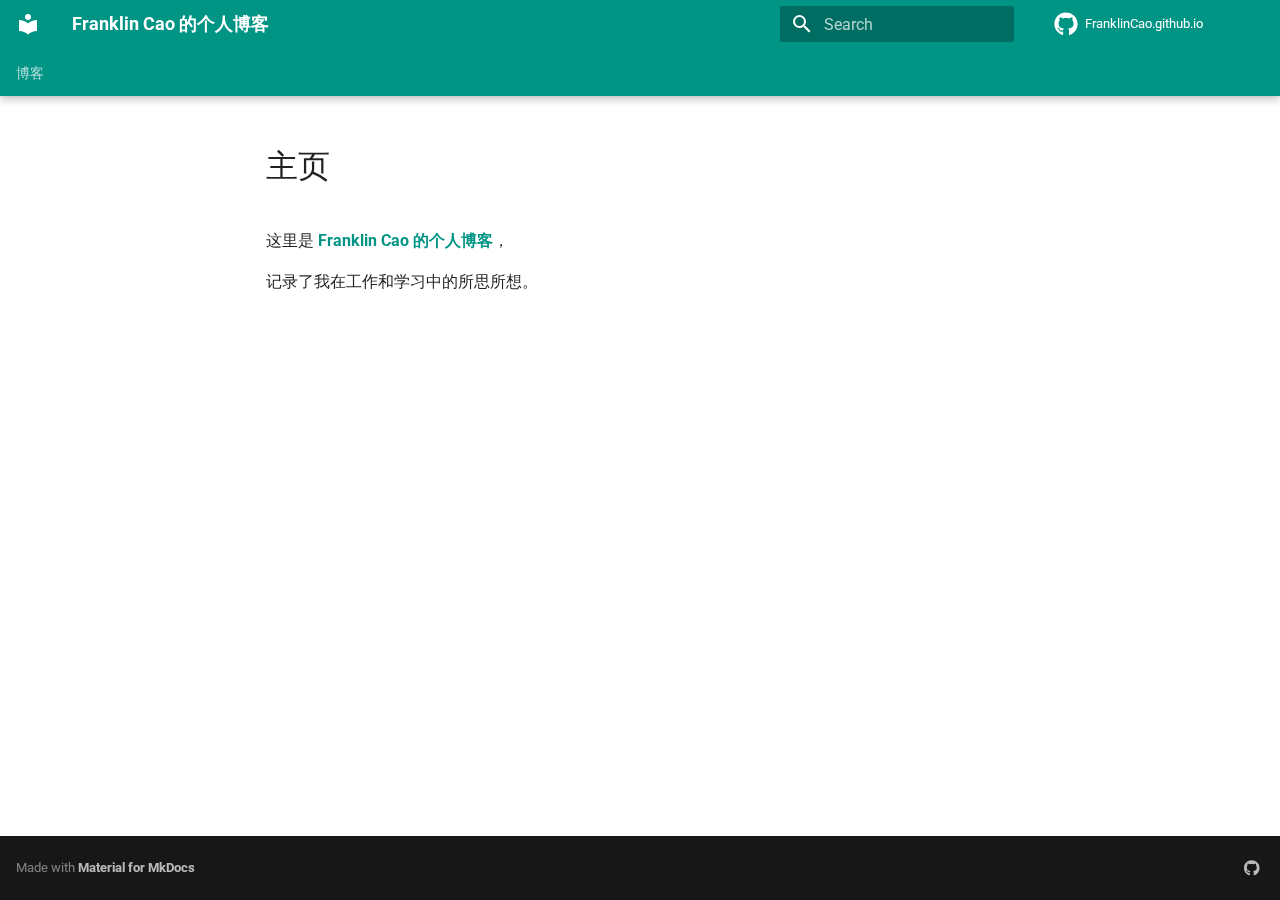
<file: index.html>
<!doctype html>
<html lang="en" class="no-js">
  <head>
    
      <meta charset="utf-8">
      <meta name="viewport" content="width=device-width,initial-scale=1">
      
      
      
      
      
      
      <link rel="icon" href="assets/images/favicon.png">
      <meta name="generator" content="mkdocs-1.6.0, mkdocs-material-9.5.34">
    
    
      
        <title>Franklin Cao 的个人博客</title>
      
    
    
      <link rel="stylesheet" href="assets/stylesheets/main.35f28582.min.css">
      
        
        <link rel="stylesheet" href="assets/stylesheets/palette.06af60db.min.css">
      
      


    
    
      
    
    
      
        
        
        <link rel="preconnect" href="https://fonts.gstatic.com" crossorigin>
        <link rel="stylesheet" href="https://fonts.googleapis.com/css?family=Roboto:300,300i,400,400i,700,700i%7CRoboto+Mono:400,400i,700,700i&display=fallback">
        <style>:root{--md-text-font:"Roboto";--md-code-font:"Roboto Mono"}</style>
      
    
    
      <link rel="stylesheet" href="stylesheets/extra.css">
    
    <script>__md_scope=new URL(".",location),__md_hash=e=>[...e].reduce(((e,_)=>(e<<5)-e+_.charCodeAt(0)),0),__md_get=(e,_=localStorage,t=__md_scope)=>JSON.parse(_.getItem(t.pathname+"."+e)),__md_set=(e,_,t=localStorage,a=__md_scope)=>{try{t.setItem(a.pathname+"."+e,JSON.stringify(_))}catch(e){}}</script>
    
      

    
    
    
  </head>
  
  
    
    
    
    
    
    <body dir="ltr" data-md-color-scheme="default" data-md-color-primary="teal" data-md-color-accent="blue">
  
    
    <input class="md-toggle" data-md-toggle="drawer" type="checkbox" id="__drawer" autocomplete="off">
    <input class="md-toggle" data-md-toggle="search" type="checkbox" id="__search" autocomplete="off">
    <label class="md-overlay" for="__drawer"></label>
    <div data-md-component="skip">
      
        
        <a href="#_1" class="md-skip">
          Skip to content
        </a>
      
    </div>
    <div data-md-component="announce">
      
    </div>
    
    
      

  

<header class="md-header md-header--shadow md-header--lifted" data-md-component="header">
  <nav class="md-header__inner md-grid" aria-label="Header">
    <a href="." title="Franklin Cao 的个人博客" class="md-header__button md-logo" aria-label="Franklin Cao 的个人博客" data-md-component="logo">
      
  
  <svg xmlns="http://www.w3.org/2000/svg" viewBox="0 0 24 24"><path d="M12 8a3 3 0 0 0 3-3 3 3 0 0 0-3-3 3 3 0 0 0-3 3 3 3 0 0 0 3 3m0 3.54C9.64 9.35 6.5 8 3 8v11c3.5 0 6.64 1.35 9 3.54 2.36-2.19 5.5-3.54 9-3.54V8c-3.5 0-6.64 1.35-9 3.54"/></svg>

    </a>
    <label class="md-header__button md-icon" for="__drawer">
      
      <svg xmlns="http://www.w3.org/2000/svg" viewBox="0 0 24 24"><path d="M3 6h18v2H3zm0 5h18v2H3zm0 5h18v2H3z"/></svg>
    </label>
    <div class="md-header__title" data-md-component="header-title">
      <div class="md-header__ellipsis">
        <div class="md-header__topic">
          <span class="md-ellipsis">
            Franklin Cao 的个人博客
          </span>
        </div>
        <div class="md-header__topic" data-md-component="header-topic">
          <span class="md-ellipsis">
            
              主页
            
          </span>
        </div>
      </div>
    </div>
    
      
    
    
    
    
      <label class="md-header__button md-icon" for="__search">
        
        <svg xmlns="http://www.w3.org/2000/svg" viewBox="0 0 24 24"><path d="M9.5 3A6.5 6.5 0 0 1 16 9.5c0 1.61-.59 3.09-1.56 4.23l.27.27h.79l5 5-1.5 1.5-5-5v-.79l-.27-.27A6.52 6.52 0 0 1 9.5 16 6.5 6.5 0 0 1 3 9.5 6.5 6.5 0 0 1 9.5 3m0 2C7 5 5 7 5 9.5S7 14 9.5 14 14 12 14 9.5 12 5 9.5 5"/></svg>
      </label>
      <div class="md-search" data-md-component="search" role="dialog">
  <label class="md-search__overlay" for="__search"></label>
  <div class="md-search__inner" role="search">
    <form class="md-search__form" name="search">
      <input type="text" class="md-search__input" name="query" aria-label="Search" placeholder="Search" autocapitalize="off" autocorrect="off" autocomplete="off" spellcheck="false" data-md-component="search-query" required>
      <label class="md-search__icon md-icon" for="__search">
        
        <svg xmlns="http://www.w3.org/2000/svg" viewBox="0 0 24 24"><path d="M9.5 3A6.5 6.5 0 0 1 16 9.5c0 1.61-.59 3.09-1.56 4.23l.27.27h.79l5 5-1.5 1.5-5-5v-.79l-.27-.27A6.52 6.52 0 0 1 9.5 16 6.5 6.5 0 0 1 3 9.5 6.5 6.5 0 0 1 9.5 3m0 2C7 5 5 7 5 9.5S7 14 9.5 14 14 12 14 9.5 12 5 9.5 5"/></svg>
        
        <svg xmlns="http://www.w3.org/2000/svg" viewBox="0 0 24 24"><path d="M20 11v2H8l5.5 5.5-1.42 1.42L4.16 12l7.92-7.92L13.5 5.5 8 11z"/></svg>
      </label>
      <nav class="md-search__options" aria-label="Search">
        
        <button type="reset" class="md-search__icon md-icon" title="Clear" aria-label="Clear" tabindex="-1">
          
          <svg xmlns="http://www.w3.org/2000/svg" viewBox="0 0 24 24"><path d="M19 6.41 17.59 5 12 10.59 6.41 5 5 6.41 10.59 12 5 17.59 6.41 19 12 13.41 17.59 19 19 17.59 13.41 12z"/></svg>
        </button>
      </nav>
      
    </form>
    <div class="md-search__output">
      <div class="md-search__scrollwrap" tabindex="0" data-md-scrollfix>
        <div class="md-search-result" data-md-component="search-result">
          <div class="md-search-result__meta">
            Initializing search
          </div>
          <ol class="md-search-result__list" role="presentation"></ol>
        </div>
      </div>
    </div>
  </div>
</div>
    
    
      <div class="md-header__source">
        <a href="https://github.com/franklincao/franklincao.github.io" title="Go to repository" class="md-source" data-md-component="source">
  <div class="md-source__icon md-icon">
    
    <svg xmlns="http://www.w3.org/2000/svg" viewBox="0 0 496 512"><!--! Font Awesome Free 6.6.0 by @fontawesome - https://fontawesome.com License - https://fontawesome.com/license/free (Icons: CC BY 4.0, Fonts: SIL OFL 1.1, Code: MIT License) Copyright 2024 Fonticons, Inc.--><path d="M165.9 397.4c0 2-2.3 3.6-5.2 3.6-3.3.3-5.6-1.3-5.6-3.6 0-2 2.3-3.6 5.2-3.6 3-.3 5.6 1.3 5.6 3.6m-31.1-4.5c-.7 2 1.3 4.3 4.3 4.9 2.6 1 5.6 0 6.2-2s-1.3-4.3-4.3-5.2c-2.6-.7-5.5.3-6.2 2.3m44.2-1.7c-2.9.7-4.9 2.6-4.6 4.9.3 2 2.9 3.3 5.9 2.6 2.9-.7 4.9-2.6 4.6-4.6-.3-1.9-3-3.2-5.9-2.9M244.8 8C106.1 8 0 113.3 0 252c0 110.9 69.8 205.8 169.5 239.2 12.8 2.3 17.3-5.6 17.3-12.1 0-6.2-.3-40.4-.3-61.4 0 0-70 15-84.7-29.8 0 0-11.4-29.1-27.8-36.6 0 0-22.9-15.7 1.6-15.4 0 0 24.9 2 38.6 25.8 21.9 38.6 58.6 27.5 72.9 20.9 2.3-16 8.8-27.1 16-33.7-55.9-6.2-112.3-14.3-112.3-110.5 0-27.5 7.6-41.3 23.6-58.9-2.6-6.5-11.1-33.3 2.6-67.9 20.9-6.5 69 27 69 27 20-5.6 41.5-8.5 62.8-8.5s42.8 2.9 62.8 8.5c0 0 48.1-33.6 69-27 13.7 34.7 5.2 61.4 2.6 67.9 16 17.7 25.8 31.5 25.8 58.9 0 96.5-58.9 104.2-114.8 110.5 9.2 7.9 17 22.9 17 46.4 0 33.7-.3 75.4-.3 83.6 0 6.5 4.6 14.4 17.3 12.1C428.2 457.8 496 362.9 496 252 496 113.3 383.5 8 244.8 8M97.2 352.9c-1.3 1-1 3.3.7 5.2 1.6 1.6 3.9 2.3 5.2 1 1.3-1 1-3.3-.7-5.2-1.6-1.6-3.9-2.3-5.2-1m-10.8-8.1c-.7 1.3.3 2.9 2.3 3.9 1.6 1 3.6.7 4.3-.7.7-1.3-.3-2.9-2.3-3.9-2-.6-3.6-.3-4.3.7m32.4 35.6c-1.6 1.3-1 4.3 1.3 6.2 2.3 2.3 5.2 2.6 6.5 1 1.3-1.3.7-4.3-1.3-6.2-2.2-2.3-5.2-2.6-6.5-1m-11.4-14.7c-1.6 1-1.6 3.6 0 5.9s4.3 3.3 5.6 2.3c1.6-1.3 1.6-3.9 0-6.2-1.4-2.3-4-3.3-5.6-2"/></svg>
  </div>
  <div class="md-source__repository">
    FranklinCao.github.io
  </div>
</a>
      </div>
    
  </nav>
  
    
      
<nav class="md-tabs" aria-label="Tabs" data-md-component="tabs">
  <div class="md-grid">
    <ul class="md-tabs__list">
      
        
  
  
  
    
    
      
  
  
  
    
    
      <li class="md-tabs__item">
        <a href="blogs/cpp/01_endianness/01_endianness/" class="md-tabs__link">
          
  
  博客

        </a>
      </li>
    
  

    
  

      
    </ul>
  </div>
</nav>
    
  
</header>
    
    <div class="md-container" data-md-component="container">
      
      
        
      
      <main class="md-main" data-md-component="main">
        <div class="md-main__inner md-grid">
          
            
              
              <div class="md-sidebar md-sidebar--primary" data-md-component="sidebar" data-md-type="navigation" >
                <div class="md-sidebar__scrollwrap">
                  <div class="md-sidebar__inner">
                    


  


<nav class="md-nav md-nav--primary md-nav--lifted" aria-label="Navigation" data-md-level="0">
  <label class="md-nav__title" for="__drawer">
    <a href="." title="Franklin Cao 的个人博客" class="md-nav__button md-logo" aria-label="Franklin Cao 的个人博客" data-md-component="logo">
      
  
  <svg xmlns="http://www.w3.org/2000/svg" viewBox="0 0 24 24"><path d="M12 8a3 3 0 0 0 3-3 3 3 0 0 0-3-3 3 3 0 0 0-3 3 3 3 0 0 0 3 3m0 3.54C9.64 9.35 6.5 8 3 8v11c3.5 0 6.64 1.35 9 3.54 2.36-2.19 5.5-3.54 9-3.54V8c-3.5 0-6.64 1.35-9 3.54"/></svg>

    </a>
    Franklin Cao 的个人博客
  </label>
  
    <div class="md-nav__source">
      <a href="https://github.com/franklincao/franklincao.github.io" title="Go to repository" class="md-source" data-md-component="source">
  <div class="md-source__icon md-icon">
    
    <svg xmlns="http://www.w3.org/2000/svg" viewBox="0 0 496 512"><!--! Font Awesome Free 6.6.0 by @fontawesome - https://fontawesome.com License - https://fontawesome.com/license/free (Icons: CC BY 4.0, Fonts: SIL OFL 1.1, Code: MIT License) Copyright 2024 Fonticons, Inc.--><path d="M165.9 397.4c0 2-2.3 3.6-5.2 3.6-3.3.3-5.6-1.3-5.6-3.6 0-2 2.3-3.6 5.2-3.6 3-.3 5.6 1.3 5.6 3.6m-31.1-4.5c-.7 2 1.3 4.3 4.3 4.9 2.6 1 5.6 0 6.2-2s-1.3-4.3-4.3-5.2c-2.6-.7-5.5.3-6.2 2.3m44.2-1.7c-2.9.7-4.9 2.6-4.6 4.9.3 2 2.9 3.3 5.9 2.6 2.9-.7 4.9-2.6 4.6-4.6-.3-1.9-3-3.2-5.9-2.9M244.8 8C106.1 8 0 113.3 0 252c0 110.9 69.8 205.8 169.5 239.2 12.8 2.3 17.3-5.6 17.3-12.1 0-6.2-.3-40.4-.3-61.4 0 0-70 15-84.7-29.8 0 0-11.4-29.1-27.8-36.6 0 0-22.9-15.7 1.6-15.4 0 0 24.9 2 38.6 25.8 21.9 38.6 58.6 27.5 72.9 20.9 2.3-16 8.8-27.1 16-33.7-55.9-6.2-112.3-14.3-112.3-110.5 0-27.5 7.6-41.3 23.6-58.9-2.6-6.5-11.1-33.3 2.6-67.9 20.9-6.5 69 27 69 27 20-5.6 41.5-8.5 62.8-8.5s42.8 2.9 62.8 8.5c0 0 48.1-33.6 69-27 13.7 34.7 5.2 61.4 2.6 67.9 16 17.7 25.8 31.5 25.8 58.9 0 96.5-58.9 104.2-114.8 110.5 9.2 7.9 17 22.9 17 46.4 0 33.7-.3 75.4-.3 83.6 0 6.5 4.6 14.4 17.3 12.1C428.2 457.8 496 362.9 496 252 496 113.3 383.5 8 244.8 8M97.2 352.9c-1.3 1-1 3.3.7 5.2 1.6 1.6 3.9 2.3 5.2 1 1.3-1 1-3.3-.7-5.2-1.6-1.6-3.9-2.3-5.2-1m-10.8-8.1c-.7 1.3.3 2.9 2.3 3.9 1.6 1 3.6.7 4.3-.7.7-1.3-.3-2.9-2.3-3.9-2-.6-3.6-.3-4.3.7m32.4 35.6c-1.6 1.3-1 4.3 1.3 6.2 2.3 2.3 5.2 2.6 6.5 1 1.3-1.3.7-4.3-1.3-6.2-2.2-2.3-5.2-2.6-6.5-1m-11.4-14.7c-1.6 1-1.6 3.6 0 5.9s4.3 3.3 5.6 2.3c1.6-1.3 1.6-3.9 0-6.2-1.4-2.3-4-3.3-5.6-2"/></svg>
  </div>
  <div class="md-source__repository">
    FranklinCao.github.io
  </div>
</a>
    </div>
  
  <ul class="md-nav__list" data-md-scrollfix>
    
      
      
  
  
  
  
    
    
    
      
      
    
    
    <li class="md-nav__item md-nav__item--nested">
      
        
        
        <input class="md-nav__toggle md-toggle " type="checkbox" id="__nav_1" >
        
          
          <label class="md-nav__link" for="__nav_1" id="__nav_1_label" tabindex="0">
            
  
  <span class="md-ellipsis">
    博客
  </span>
  

            <span class="md-nav__icon md-icon"></span>
          </label>
        
        <nav class="md-nav" data-md-level="1" aria-labelledby="__nav_1_label" aria-expanded="false">
          <label class="md-nav__title" for="__nav_1">
            <span class="md-nav__icon md-icon"></span>
            博客
          </label>
          <ul class="md-nav__list" data-md-scrollfix>
            
              
                
  
  
  
  
    
    
    
      
      
    
    
    <li class="md-nav__item md-nav__item--nested">
      
        
        
        <input class="md-nav__toggle md-toggle " type="checkbox" id="__nav_1_1" >
        
          
          <label class="md-nav__link" for="__nav_1_1" id="__nav_1_1_label" tabindex="0">
            
  
  <span class="md-ellipsis">
    C++
  </span>
  

            <span class="md-nav__icon md-icon"></span>
          </label>
        
        <nav class="md-nav" data-md-level="2" aria-labelledby="__nav_1_1_label" aria-expanded="false">
          <label class="md-nav__title" for="__nav_1_1">
            <span class="md-nav__icon md-icon"></span>
            C++
          </label>
          <ul class="md-nav__list" data-md-scrollfix>
            
              
                
  
  
  
  
    <li class="md-nav__item">
      <a href="blogs/cpp/01_endianness/01_endianness/" class="md-nav__link">
        
  
  <span class="md-ellipsis">
    认识字节序转换问题
  </span>
  

      </a>
    </li>
  

              
            
          </ul>
        </nav>
      
    </li>
  

              
            
          </ul>
        </nav>
      
    </li>
  

    
  </ul>
</nav>
                  </div>
                </div>
              </div>
            
            
              
              <div class="md-sidebar md-sidebar--secondary" data-md-component="sidebar" data-md-type="toc" >
                <div class="md-sidebar__scrollwrap">
                  <div class="md-sidebar__inner">
                    

<nav class="md-nav md-nav--secondary" aria-label="Table of contents">
  
  
  
    
  
  
</nav>
                  </div>
                </div>
              </div>
            
          
          
            <div class="md-content" data-md-component="content">
              <article class="md-content__inner md-typeset">
                
                  

  
  


<h1 id="_1">主页</h1>
<p>这里是 <a href="https://franklincao.github.io">Franklin Cao 的个人博客</a>，</p>
<p>记录了我在工作和学习中的所思所想。 </p>












                
              </article>
            </div>
          
          
<script>var target=document.getElementById(location.hash.slice(1));target&&target.name&&(target.checked=target.name.startsWith("__tabbed_"))</script>
        </div>
        
          <button type="button" class="md-top md-icon" data-md-component="top" hidden>
  
  <svg xmlns="http://www.w3.org/2000/svg" viewBox="0 0 24 24"><path d="M13 20h-2V8l-5.5 5.5-1.42-1.42L12 4.16l7.92 7.92-1.42 1.42L13 8z"/></svg>
  Back to top
</button>
        
      </main>
      
        <footer class="md-footer">
  
  <div class="md-footer-meta md-typeset">
    <div class="md-footer-meta__inner md-grid">
      <div class="md-copyright">
  
  
    Made with
    <a href="https://squidfunk.github.io/mkdocs-material/" target="_blank" rel="noopener">
      Material for MkDocs
    </a>
  
</div>
      
        <div class="md-social">
  
    
    
    
    
      
      
    
    <a href="https://github.com/franklincao" target="_blank" rel="noopener" title="github.com" class="md-social__link">
      <svg xmlns="http://www.w3.org/2000/svg" viewBox="0 0 496 512"><!--! Font Awesome Free 6.6.0 by @fontawesome - https://fontawesome.com License - https://fontawesome.com/license/free (Icons: CC BY 4.0, Fonts: SIL OFL 1.1, Code: MIT License) Copyright 2024 Fonticons, Inc.--><path d="M165.9 397.4c0 2-2.3 3.6-5.2 3.6-3.3.3-5.6-1.3-5.6-3.6 0-2 2.3-3.6 5.2-3.6 3-.3 5.6 1.3 5.6 3.6m-31.1-4.5c-.7 2 1.3 4.3 4.3 4.9 2.6 1 5.6 0 6.2-2s-1.3-4.3-4.3-5.2c-2.6-.7-5.5.3-6.2 2.3m44.2-1.7c-2.9.7-4.9 2.6-4.6 4.9.3 2 2.9 3.3 5.9 2.6 2.9-.7 4.9-2.6 4.6-4.6-.3-1.9-3-3.2-5.9-2.9M244.8 8C106.1 8 0 113.3 0 252c0 110.9 69.8 205.8 169.5 239.2 12.8 2.3 17.3-5.6 17.3-12.1 0-6.2-.3-40.4-.3-61.4 0 0-70 15-84.7-29.8 0 0-11.4-29.1-27.8-36.6 0 0-22.9-15.7 1.6-15.4 0 0 24.9 2 38.6 25.8 21.9 38.6 58.6 27.5 72.9 20.9 2.3-16 8.8-27.1 16-33.7-55.9-6.2-112.3-14.3-112.3-110.5 0-27.5 7.6-41.3 23.6-58.9-2.6-6.5-11.1-33.3 2.6-67.9 20.9-6.5 69 27 69 27 20-5.6 41.5-8.5 62.8-8.5s42.8 2.9 62.8 8.5c0 0 48.1-33.6 69-27 13.7 34.7 5.2 61.4 2.6 67.9 16 17.7 25.8 31.5 25.8 58.9 0 96.5-58.9 104.2-114.8 110.5 9.2 7.9 17 22.9 17 46.4 0 33.7-.3 75.4-.3 83.6 0 6.5 4.6 14.4 17.3 12.1C428.2 457.8 496 362.9 496 252 496 113.3 383.5 8 244.8 8M97.2 352.9c-1.3 1-1 3.3.7 5.2 1.6 1.6 3.9 2.3 5.2 1 1.3-1 1-3.3-.7-5.2-1.6-1.6-3.9-2.3-5.2-1m-10.8-8.1c-.7 1.3.3 2.9 2.3 3.9 1.6 1 3.6.7 4.3-.7.7-1.3-.3-2.9-2.3-3.9-2-.6-3.6-.3-4.3.7m32.4 35.6c-1.6 1.3-1 4.3 1.3 6.2 2.3 2.3 5.2 2.6 6.5 1 1.3-1.3.7-4.3-1.3-6.2-2.2-2.3-5.2-2.6-6.5-1m-11.4-14.7c-1.6 1-1.6 3.6 0 5.9s4.3 3.3 5.6 2.3c1.6-1.3 1.6-3.9 0-6.2-1.4-2.3-4-3.3-5.6-2"/></svg>
    </a>
  
</div>
      
    </div>
  </div>
</footer>
      
    </div>
    <div class="md-dialog" data-md-component="dialog">
      <div class="md-dialog__inner md-typeset"></div>
    </div>
    
    
    <script id="__config" type="application/json">{"base": ".", "features": ["navigation.tabs", "navigation.tabs.sticky", "navigation.tracking", "navigation.top", "content.code.copy", "search.highlight"], "search": "assets/javascripts/workers/search.07f07601.min.js", "translations": {"clipboard.copied": "Copied to clipboard", "clipboard.copy": "Copy to clipboard", "search.result.more.one": "1 more on this page", "search.result.more.other": "# more on this page", "search.result.none": "No matching documents", "search.result.one": "1 matching document", "search.result.other": "# matching documents", "search.result.placeholder": "Type to start searching", "search.result.term.missing": "Missing", "select.version": "Select version"}}</script>
    
    
      <script src="assets/javascripts/bundle.56dfad97.min.js"></script>
      
    
  </body>
</html>
</file>
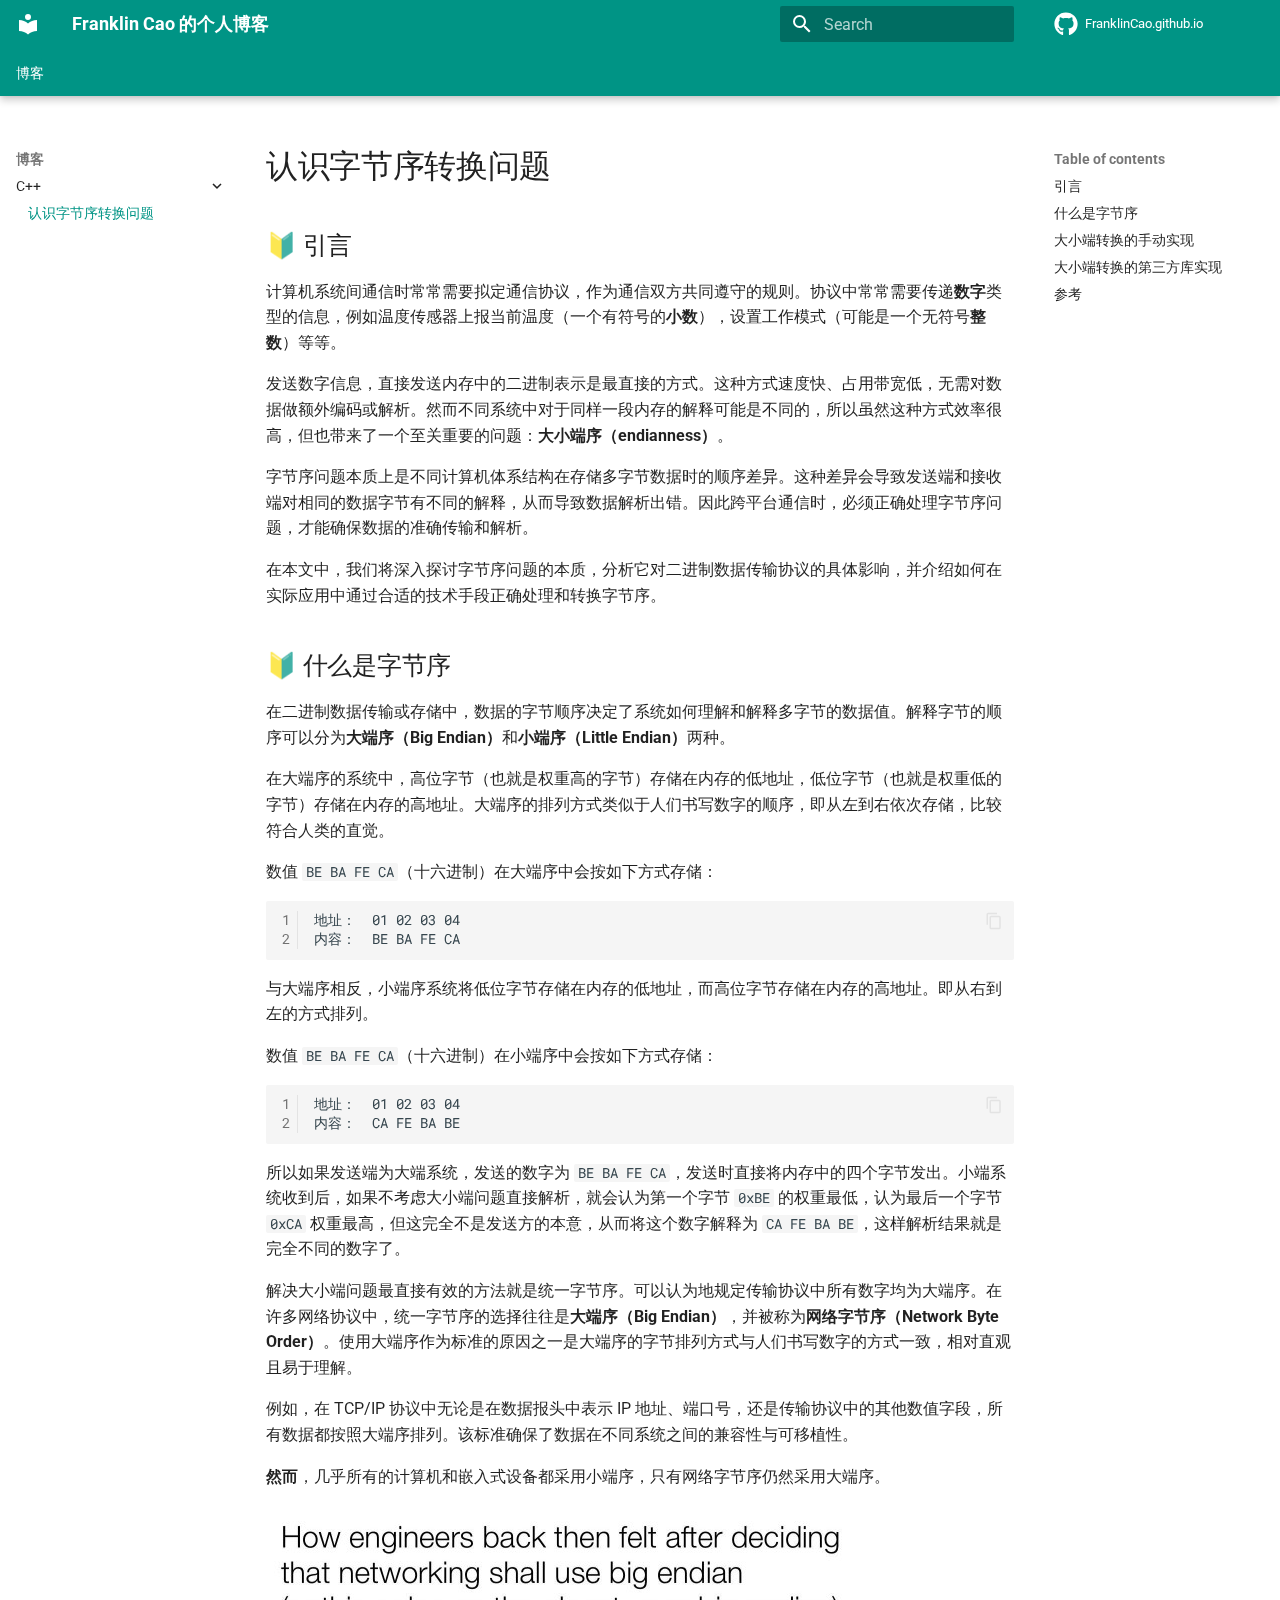
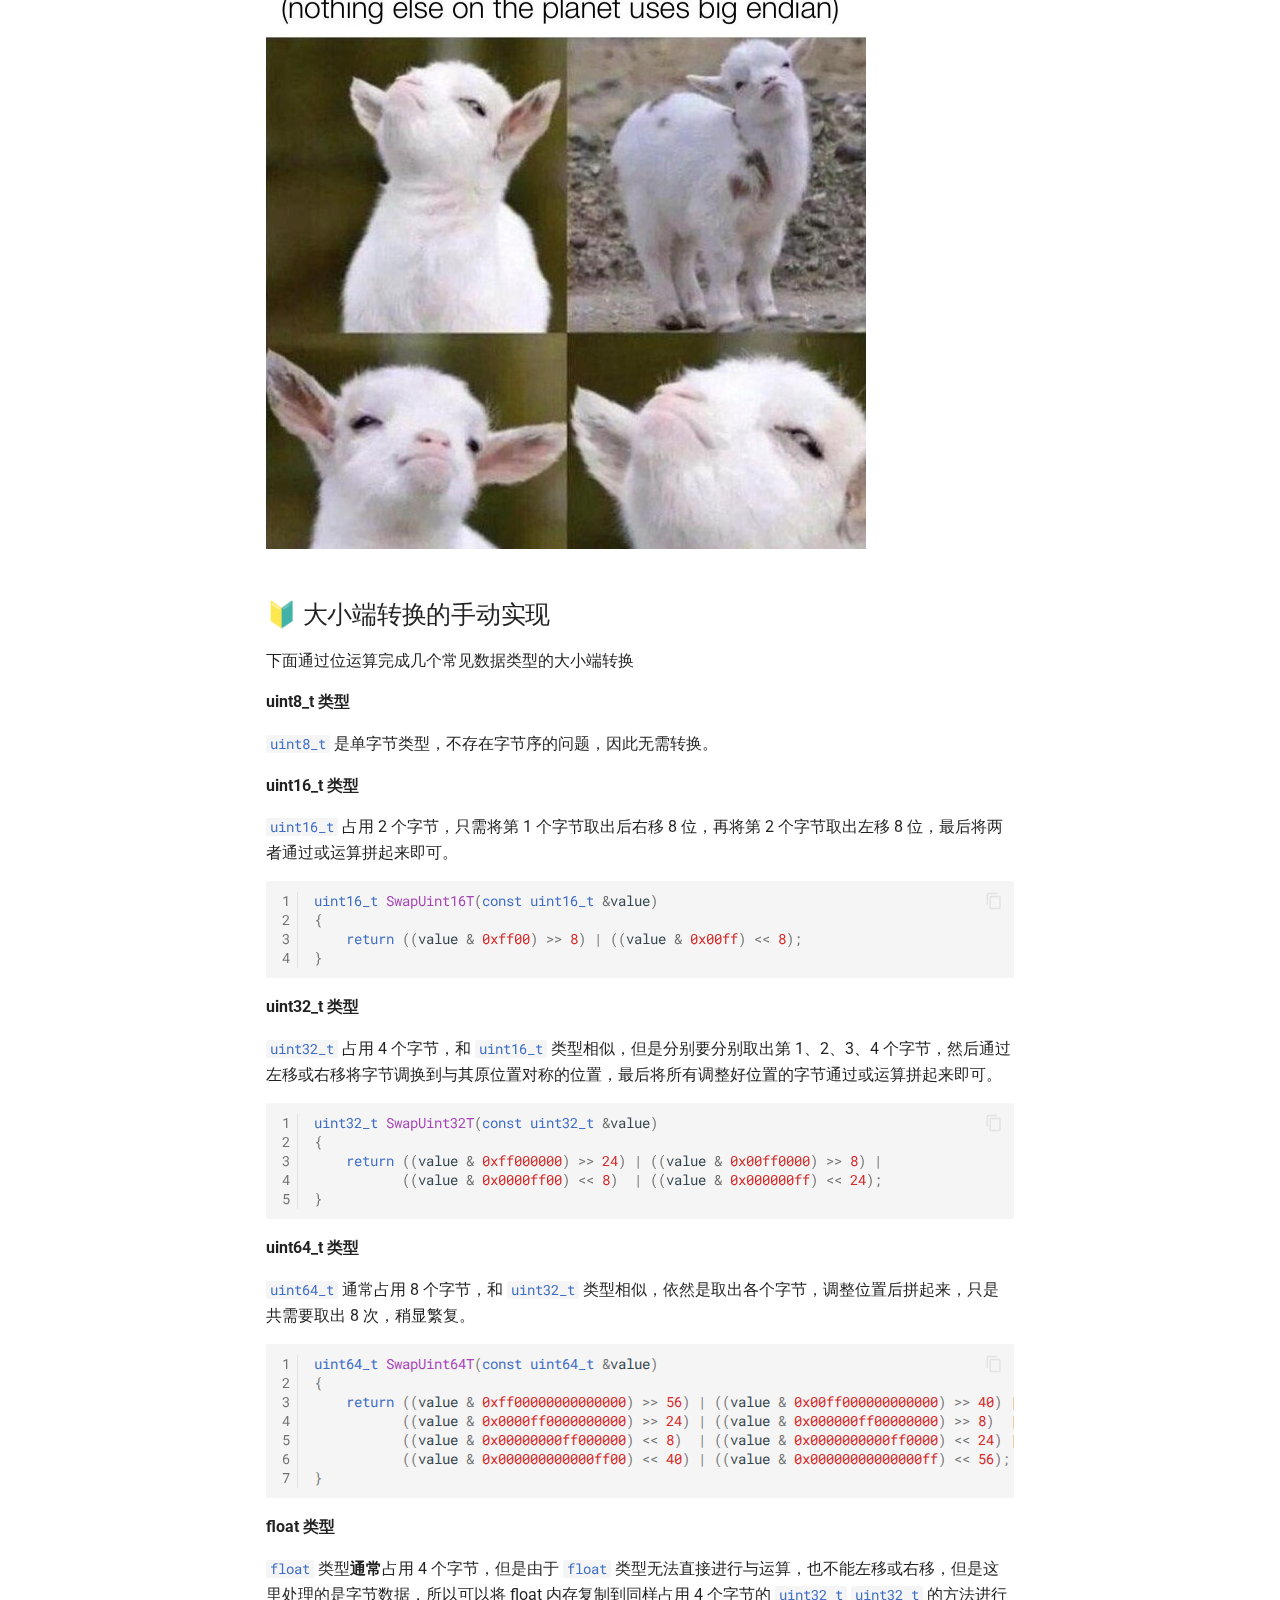
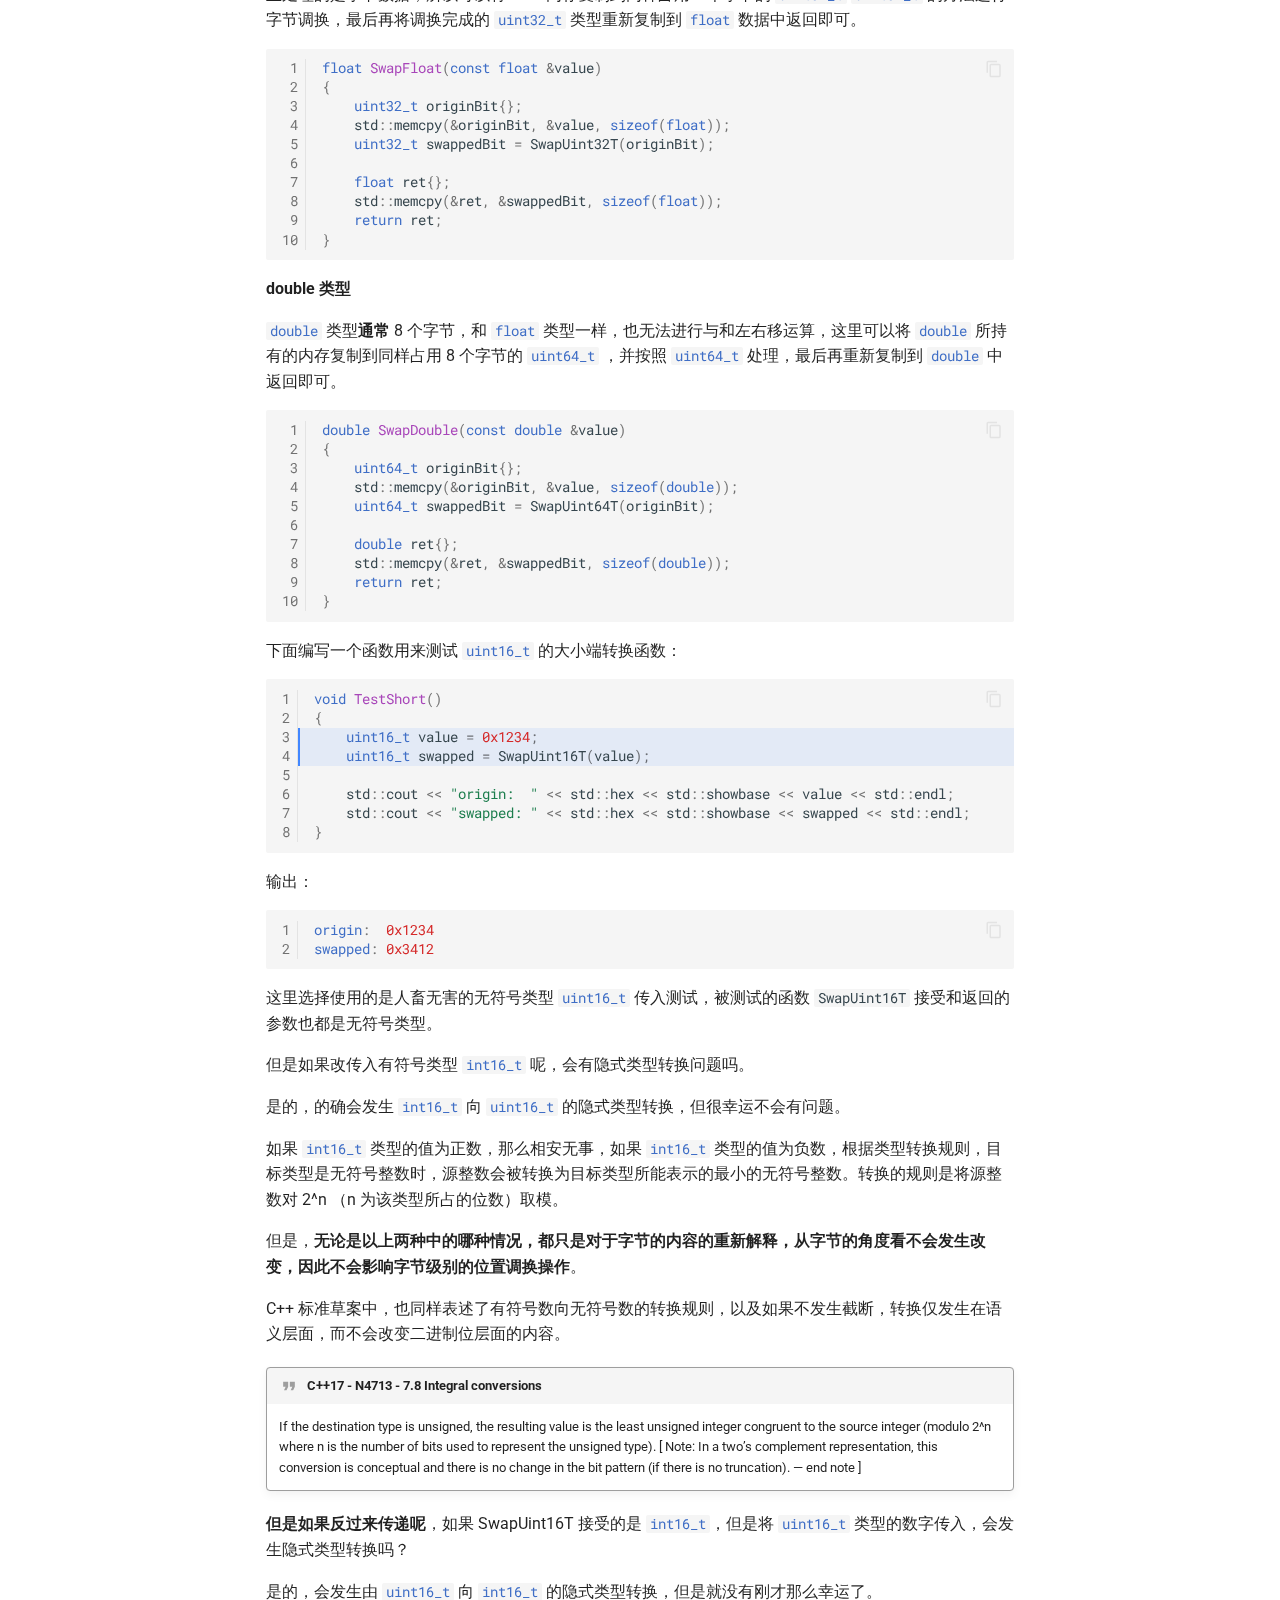
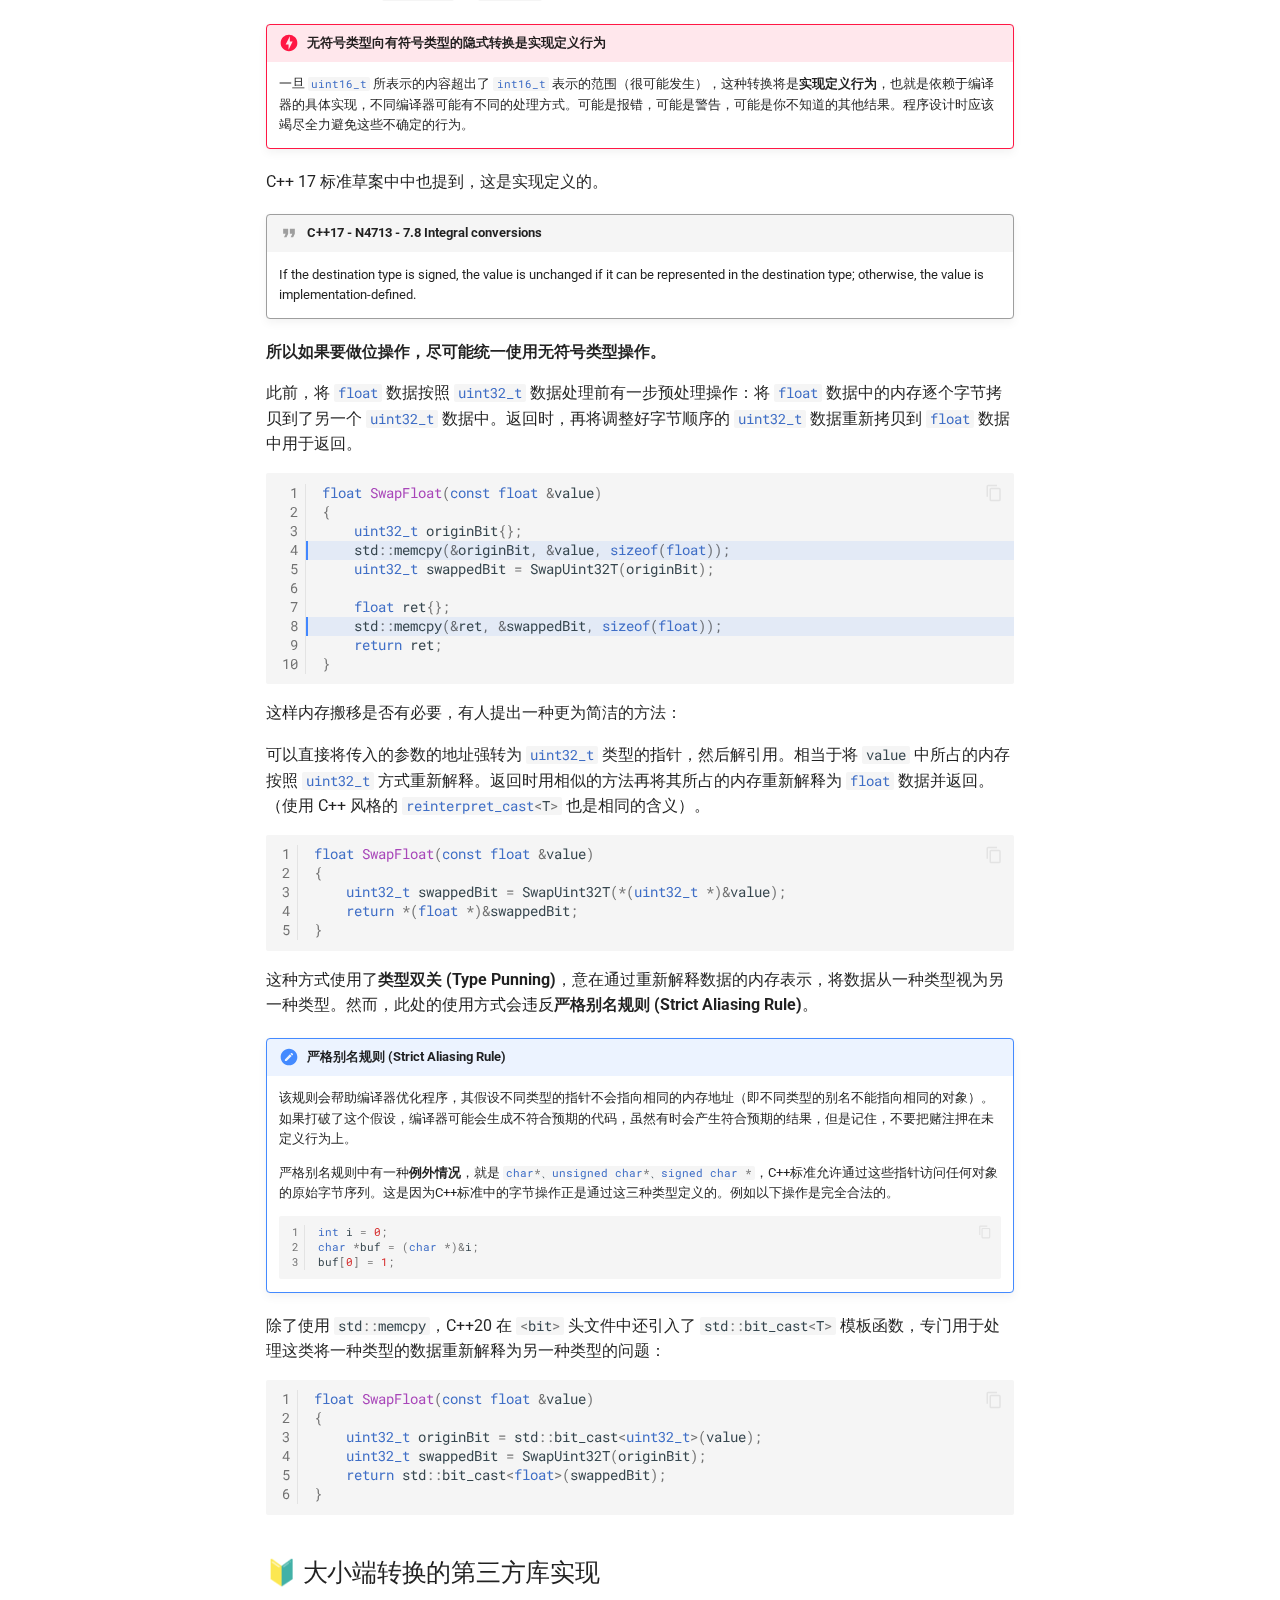
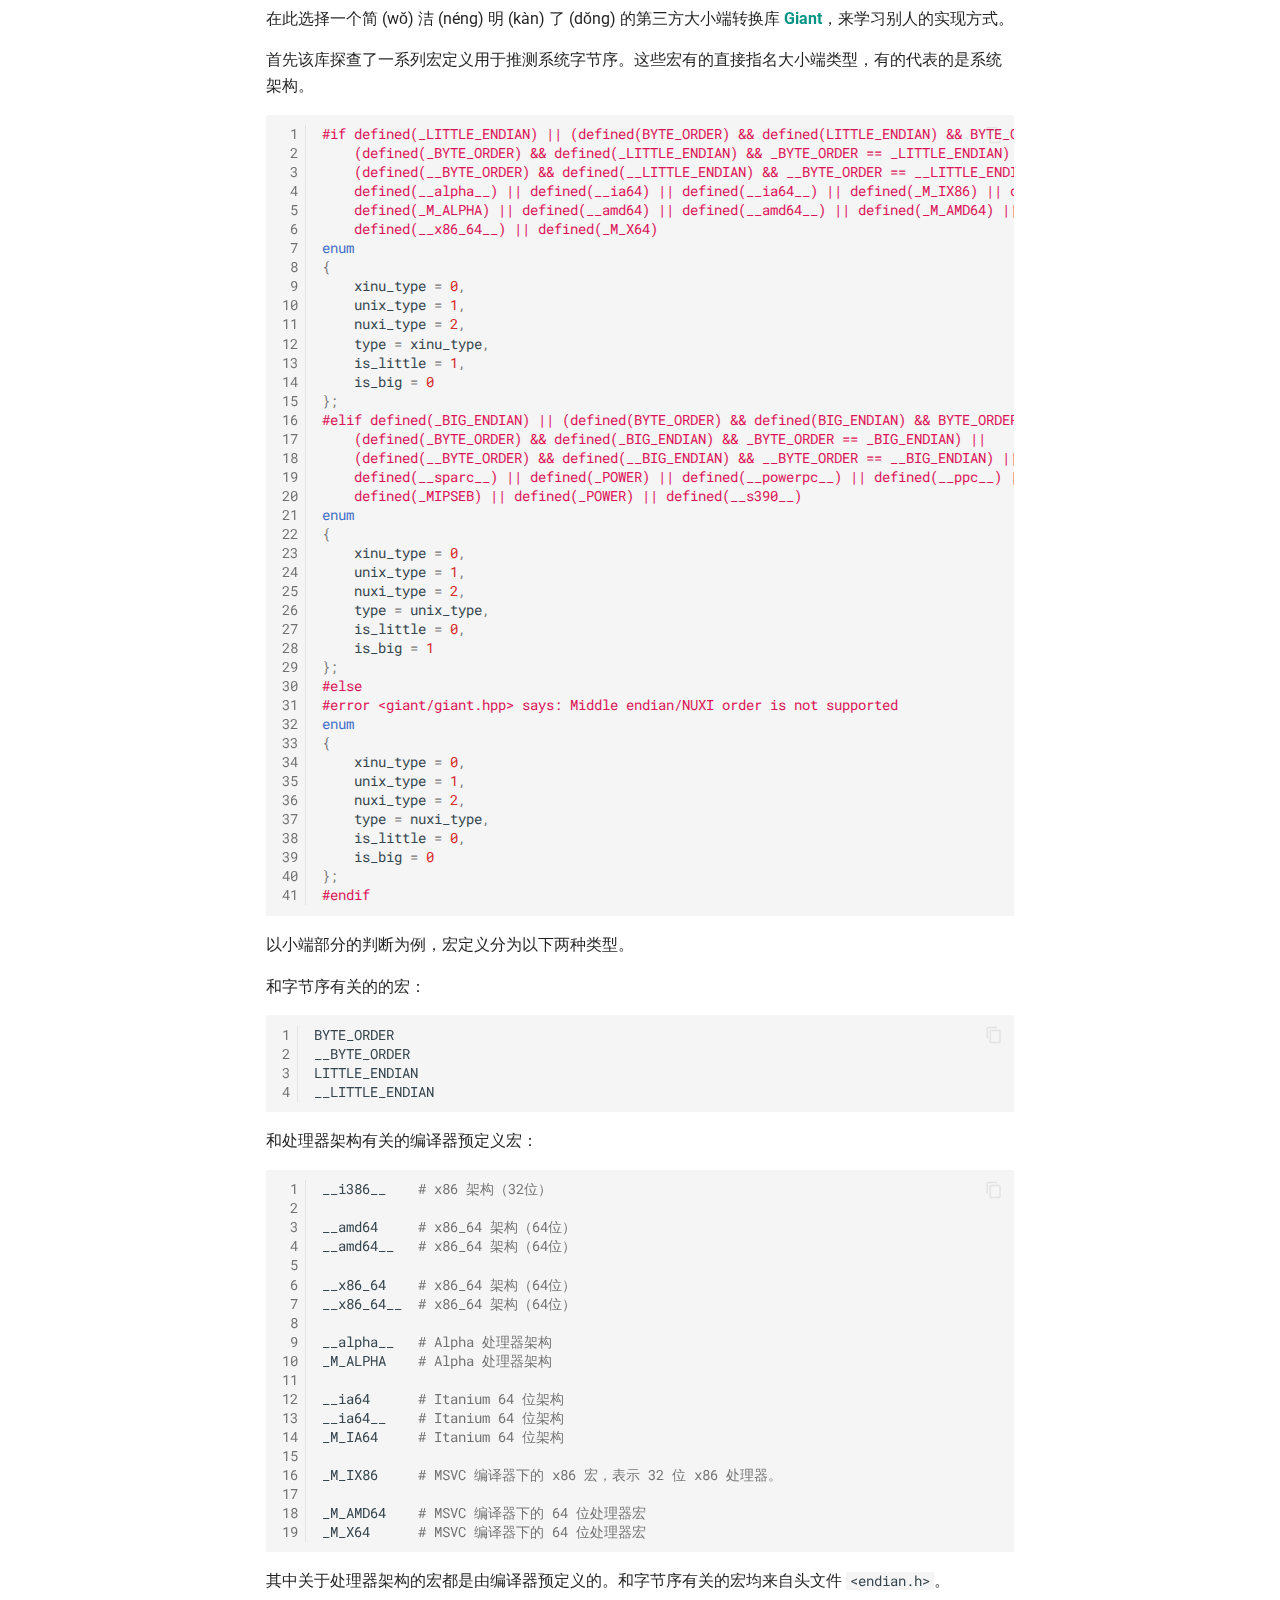
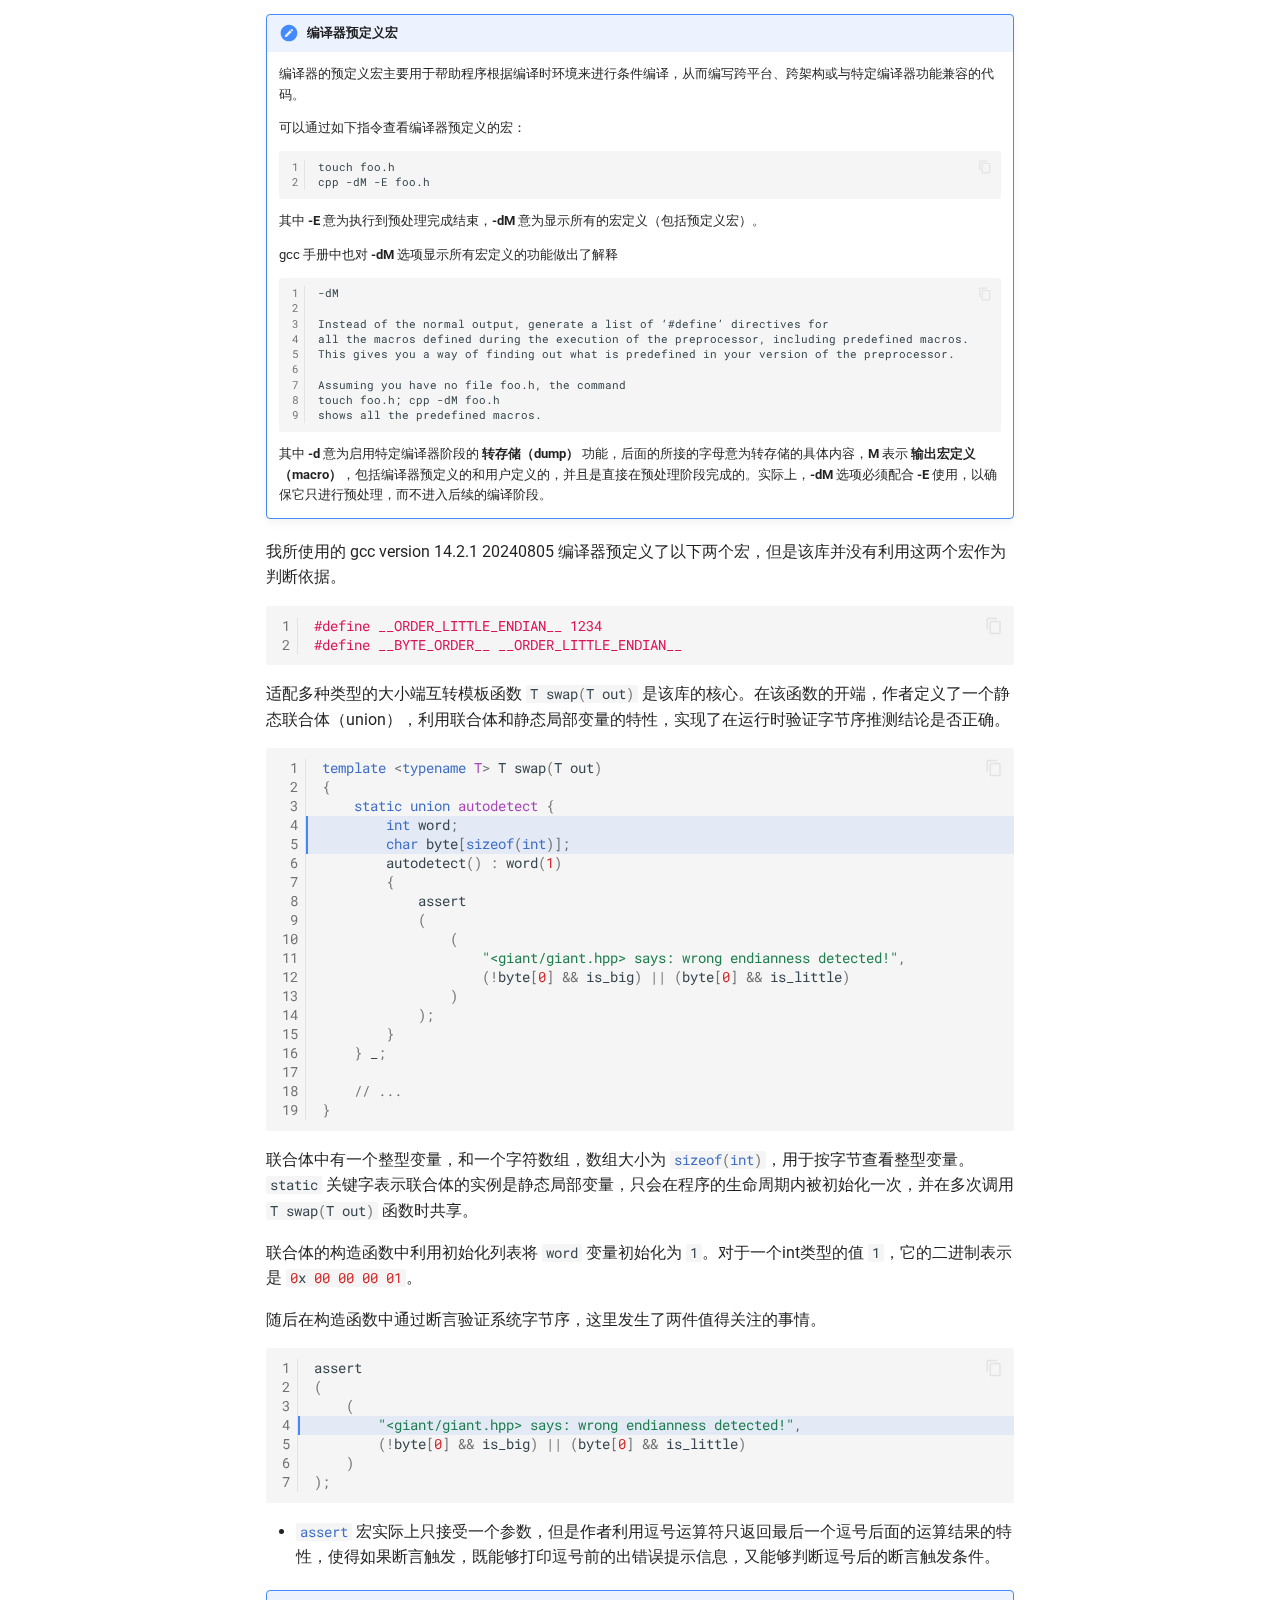
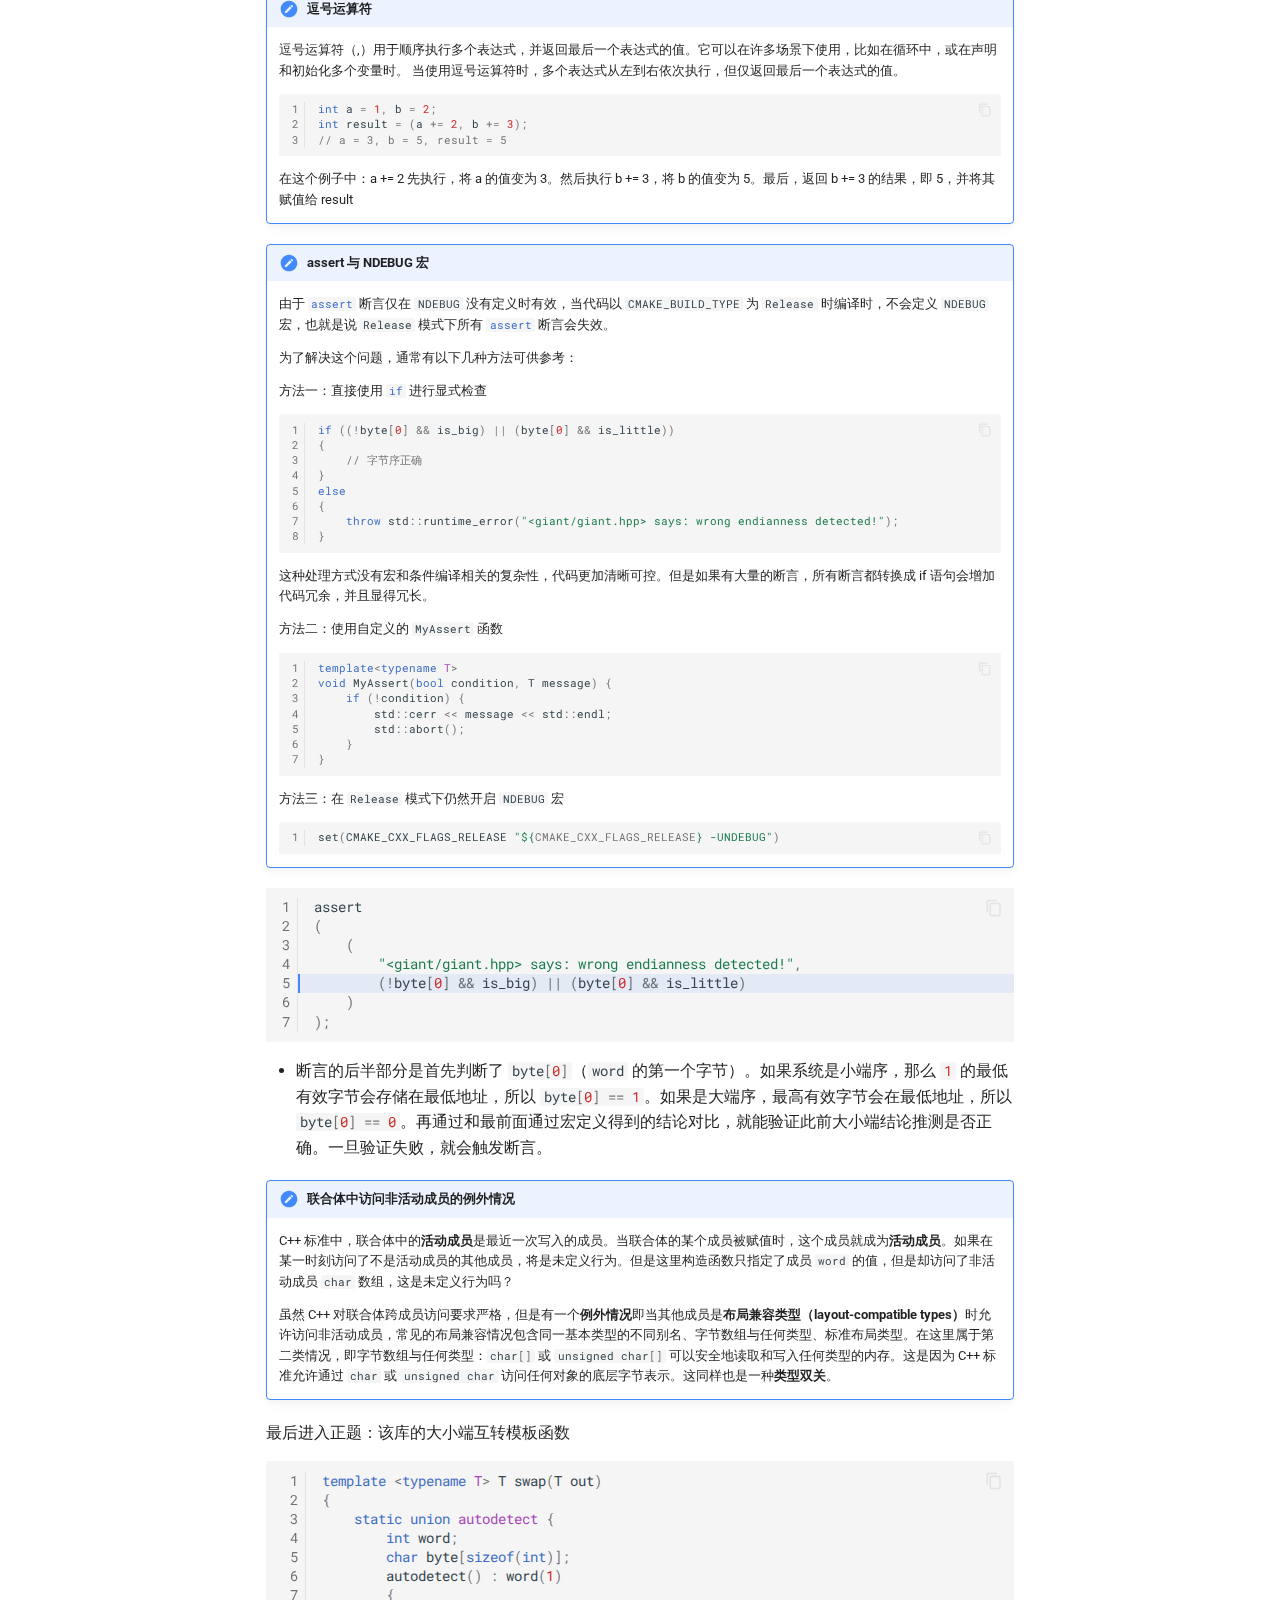
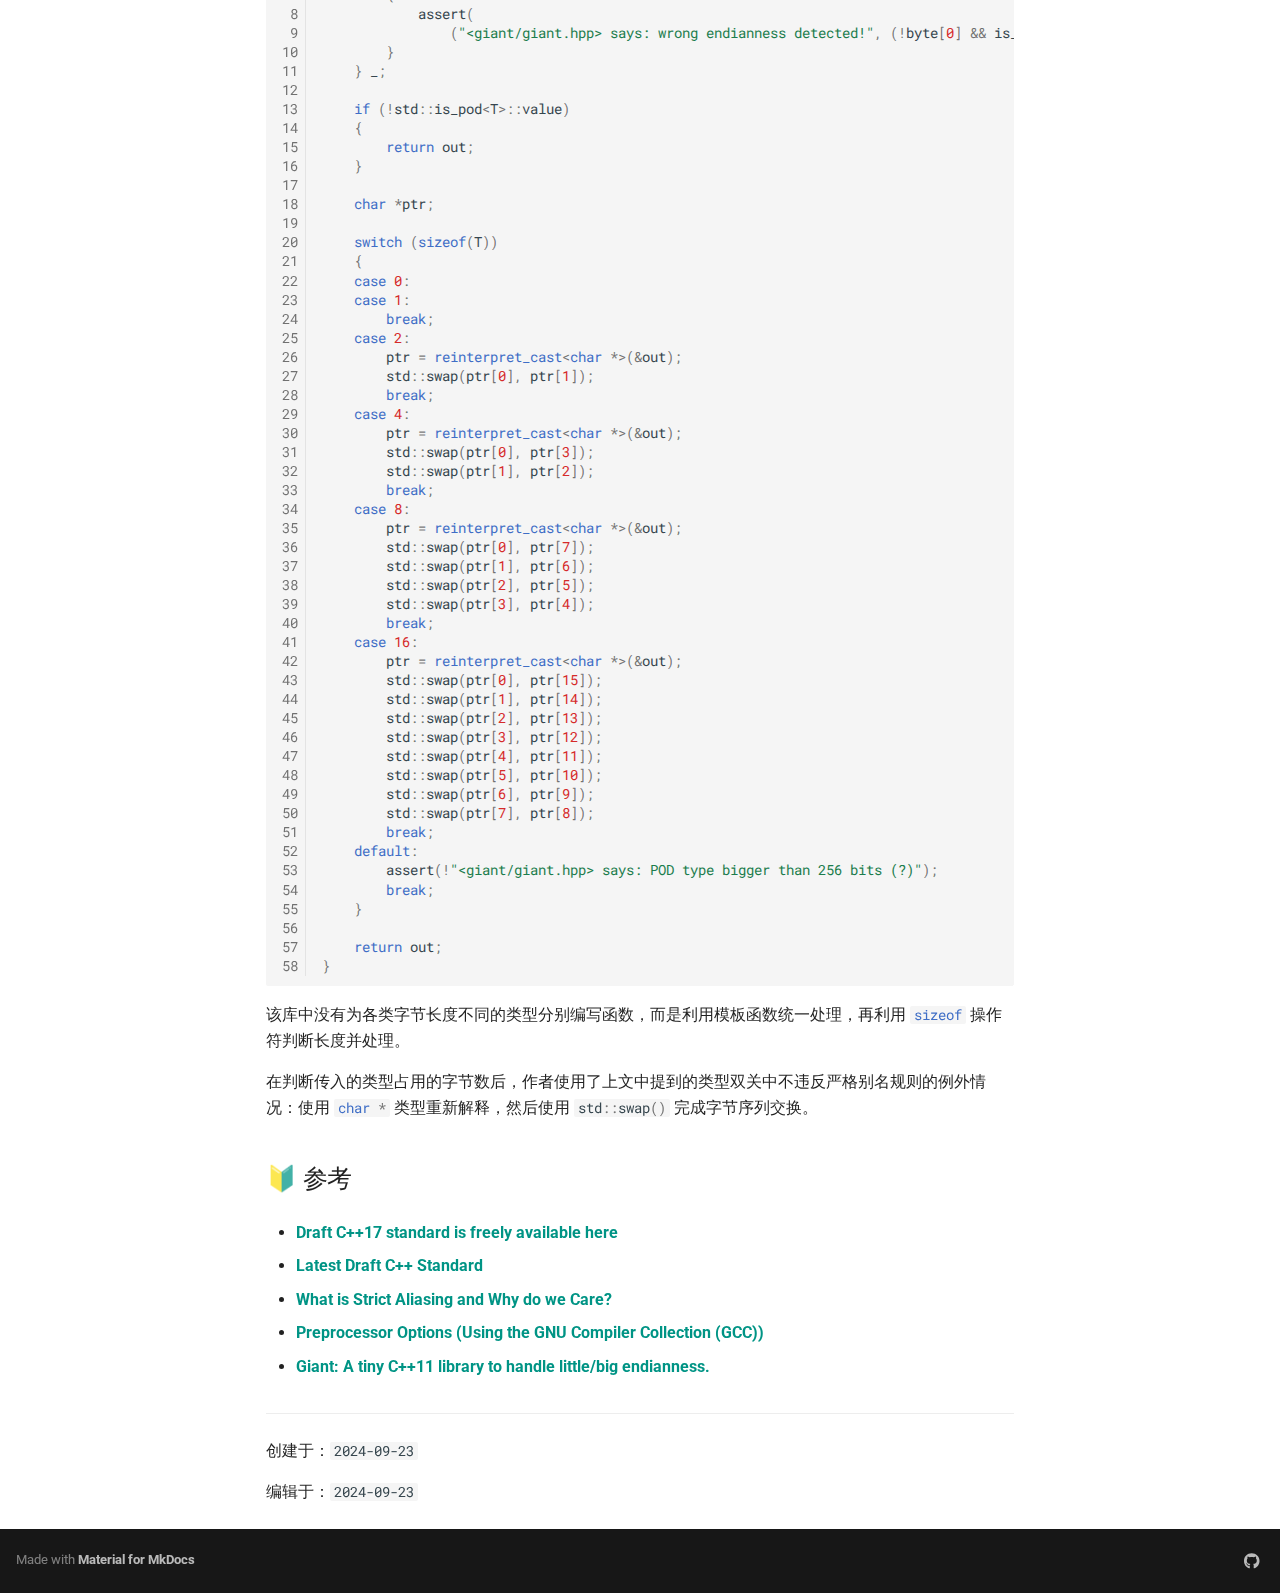
<file: blogs/cpp/01_endianness/01_endianness/index.html>
<!doctype html>
<html lang="en" class="no-js">
  <head>
    
      <meta charset="utf-8">
      <meta name="viewport" content="width=device-width,initial-scale=1">
      
      
      
      
      
      
      <link rel="icon" href="../../../../assets/images/favicon.png">
      <meta name="generator" content="mkdocs-1.6.0, mkdocs-material-9.5.34">
    
    
      
        <title>认识字节序转换问题 - Franklin Cao 的个人博客</title>
      
    
    
      <link rel="stylesheet" href="../../../../assets/stylesheets/main.35f28582.min.css">
      
        
        <link rel="stylesheet" href="../../../../assets/stylesheets/palette.06af60db.min.css">
      
      


    
    
      
    
    
      
        
        
        <link rel="preconnect" href="https://fonts.gstatic.com" crossorigin>
        <link rel="stylesheet" href="https://fonts.googleapis.com/css?family=Roboto:300,300i,400,400i,700,700i%7CRoboto+Mono:400,400i,700,700i&display=fallback">
        <style>:root{--md-text-font:"Roboto";--md-code-font:"Roboto Mono"}</style>
      
    
    
      <link rel="stylesheet" href="../../../../stylesheets/extra.css">
    
    <script>__md_scope=new URL("../../../..",location),__md_hash=e=>[...e].reduce(((e,_)=>(e<<5)-e+_.charCodeAt(0)),0),__md_get=(e,_=localStorage,t=__md_scope)=>JSON.parse(_.getItem(t.pathname+"."+e)),__md_set=(e,_,t=localStorage,a=__md_scope)=>{try{t.setItem(a.pathname+"."+e,JSON.stringify(_))}catch(e){}}</script>
    
      

    
    
    
  </head>
  
  
    
    
    
    
    
    <body dir="ltr" data-md-color-scheme="default" data-md-color-primary="teal" data-md-color-accent="blue">
  
    
    <input class="md-toggle" data-md-toggle="drawer" type="checkbox" id="__drawer" autocomplete="off">
    <input class="md-toggle" data-md-toggle="search" type="checkbox" id="__search" autocomplete="off">
    <label class="md-overlay" for="__drawer"></label>
    <div data-md-component="skip">
      
        
        <a href="#_1" class="md-skip">
          Skip to content
        </a>
      
    </div>
    <div data-md-component="announce">
      
    </div>
    
    
      

  

<header class="md-header md-header--shadow md-header--lifted" data-md-component="header">
  <nav class="md-header__inner md-grid" aria-label="Header">
    <a href="../../../.." title="Franklin Cao 的个人博客" class="md-header__button md-logo" aria-label="Franklin Cao 的个人博客" data-md-component="logo">
      
  
  <svg xmlns="http://www.w3.org/2000/svg" viewBox="0 0 24 24"><path d="M12 8a3 3 0 0 0 3-3 3 3 0 0 0-3-3 3 3 0 0 0-3 3 3 3 0 0 0 3 3m0 3.54C9.64 9.35 6.5 8 3 8v11c3.5 0 6.64 1.35 9 3.54 2.36-2.19 5.5-3.54 9-3.54V8c-3.5 0-6.64 1.35-9 3.54"/></svg>

    </a>
    <label class="md-header__button md-icon" for="__drawer">
      
      <svg xmlns="http://www.w3.org/2000/svg" viewBox="0 0 24 24"><path d="M3 6h18v2H3zm0 5h18v2H3zm0 5h18v2H3z"/></svg>
    </label>
    <div class="md-header__title" data-md-component="header-title">
      <div class="md-header__ellipsis">
        <div class="md-header__topic">
          <span class="md-ellipsis">
            Franklin Cao 的个人博客
          </span>
        </div>
        <div class="md-header__topic" data-md-component="header-topic">
          <span class="md-ellipsis">
            
              认识字节序转换问题
            
          </span>
        </div>
      </div>
    </div>
    
      
    
    
    
    
      <label class="md-header__button md-icon" for="__search">
        
        <svg xmlns="http://www.w3.org/2000/svg" viewBox="0 0 24 24"><path d="M9.5 3A6.5 6.5 0 0 1 16 9.5c0 1.61-.59 3.09-1.56 4.23l.27.27h.79l5 5-1.5 1.5-5-5v-.79l-.27-.27A6.52 6.52 0 0 1 9.5 16 6.5 6.5 0 0 1 3 9.5 6.5 6.5 0 0 1 9.5 3m0 2C7 5 5 7 5 9.5S7 14 9.5 14 14 12 14 9.5 12 5 9.5 5"/></svg>
      </label>
      <div class="md-search" data-md-component="search" role="dialog">
  <label class="md-search__overlay" for="__search"></label>
  <div class="md-search__inner" role="search">
    <form class="md-search__form" name="search">
      <input type="text" class="md-search__input" name="query" aria-label="Search" placeholder="Search" autocapitalize="off" autocorrect="off" autocomplete="off" spellcheck="false" data-md-component="search-query" required>
      <label class="md-search__icon md-icon" for="__search">
        
        <svg xmlns="http://www.w3.org/2000/svg" viewBox="0 0 24 24"><path d="M9.5 3A6.5 6.5 0 0 1 16 9.5c0 1.61-.59 3.09-1.56 4.23l.27.27h.79l5 5-1.5 1.5-5-5v-.79l-.27-.27A6.52 6.52 0 0 1 9.5 16 6.5 6.5 0 0 1 3 9.5 6.5 6.5 0 0 1 9.5 3m0 2C7 5 5 7 5 9.5S7 14 9.5 14 14 12 14 9.5 12 5 9.5 5"/></svg>
        
        <svg xmlns="http://www.w3.org/2000/svg" viewBox="0 0 24 24"><path d="M20 11v2H8l5.5 5.5-1.42 1.42L4.16 12l7.92-7.92L13.5 5.5 8 11z"/></svg>
      </label>
      <nav class="md-search__options" aria-label="Search">
        
        <button type="reset" class="md-search__icon md-icon" title="Clear" aria-label="Clear" tabindex="-1">
          
          <svg xmlns="http://www.w3.org/2000/svg" viewBox="0 0 24 24"><path d="M19 6.41 17.59 5 12 10.59 6.41 5 5 6.41 10.59 12 5 17.59 6.41 19 12 13.41 17.59 19 19 17.59 13.41 12z"/></svg>
        </button>
      </nav>
      
    </form>
    <div class="md-search__output">
      <div class="md-search__scrollwrap" tabindex="0" data-md-scrollfix>
        <div class="md-search-result" data-md-component="search-result">
          <div class="md-search-result__meta">
            Initializing search
          </div>
          <ol class="md-search-result__list" role="presentation"></ol>
        </div>
      </div>
    </div>
  </div>
</div>
    
    
      <div class="md-header__source">
        <a href="https://github.com/franklincao/franklincao.github.io" title="Go to repository" class="md-source" data-md-component="source">
  <div class="md-source__icon md-icon">
    
    <svg xmlns="http://www.w3.org/2000/svg" viewBox="0 0 496 512"><!--! Font Awesome Free 6.6.0 by @fontawesome - https://fontawesome.com License - https://fontawesome.com/license/free (Icons: CC BY 4.0, Fonts: SIL OFL 1.1, Code: MIT License) Copyright 2024 Fonticons, Inc.--><path d="M165.9 397.4c0 2-2.3 3.6-5.2 3.6-3.3.3-5.6-1.3-5.6-3.6 0-2 2.3-3.6 5.2-3.6 3-.3 5.6 1.3 5.6 3.6m-31.1-4.5c-.7 2 1.3 4.3 4.3 4.9 2.6 1 5.6 0 6.2-2s-1.3-4.3-4.3-5.2c-2.6-.7-5.5.3-6.2 2.3m44.2-1.7c-2.9.7-4.9 2.6-4.6 4.9.3 2 2.9 3.3 5.9 2.6 2.9-.7 4.9-2.6 4.6-4.6-.3-1.9-3-3.2-5.9-2.9M244.8 8C106.1 8 0 113.3 0 252c0 110.9 69.8 205.8 169.5 239.2 12.8 2.3 17.3-5.6 17.3-12.1 0-6.2-.3-40.4-.3-61.4 0 0-70 15-84.7-29.8 0 0-11.4-29.1-27.8-36.6 0 0-22.9-15.7 1.6-15.4 0 0 24.9 2 38.6 25.8 21.9 38.6 58.6 27.5 72.9 20.9 2.3-16 8.8-27.1 16-33.7-55.9-6.2-112.3-14.3-112.3-110.5 0-27.5 7.6-41.3 23.6-58.9-2.6-6.5-11.1-33.3 2.6-67.9 20.9-6.5 69 27 69 27 20-5.6 41.5-8.5 62.8-8.5s42.8 2.9 62.8 8.5c0 0 48.1-33.6 69-27 13.7 34.7 5.2 61.4 2.6 67.9 16 17.7 25.8 31.5 25.8 58.9 0 96.5-58.9 104.2-114.8 110.5 9.2 7.9 17 22.9 17 46.4 0 33.7-.3 75.4-.3 83.6 0 6.5 4.6 14.4 17.3 12.1C428.2 457.8 496 362.9 496 252 496 113.3 383.5 8 244.8 8M97.2 352.9c-1.3 1-1 3.3.7 5.2 1.6 1.6 3.9 2.3 5.2 1 1.3-1 1-3.3-.7-5.2-1.6-1.6-3.9-2.3-5.2-1m-10.8-8.1c-.7 1.3.3 2.9 2.3 3.9 1.6 1 3.6.7 4.3-.7.7-1.3-.3-2.9-2.3-3.9-2-.6-3.6-.3-4.3.7m32.4 35.6c-1.6 1.3-1 4.3 1.3 6.2 2.3 2.3 5.2 2.6 6.5 1 1.3-1.3.7-4.3-1.3-6.2-2.2-2.3-5.2-2.6-6.5-1m-11.4-14.7c-1.6 1-1.6 3.6 0 5.9s4.3 3.3 5.6 2.3c1.6-1.3 1.6-3.9 0-6.2-1.4-2.3-4-3.3-5.6-2"/></svg>
  </div>
  <div class="md-source__repository">
    FranklinCao.github.io
  </div>
</a>
      </div>
    
  </nav>
  
    
      
<nav class="md-tabs" aria-label="Tabs" data-md-component="tabs">
  <div class="md-grid">
    <ul class="md-tabs__list">
      
        
  
  
    
  
  
    
    
      
  
  
    
  
  
    
    
      <li class="md-tabs__item md-tabs__item--active">
        <a href="./" class="md-tabs__link">
          
  
  博客

        </a>
      </li>
    
  

    
  

      
    </ul>
  </div>
</nav>
    
  
</header>
    
    <div class="md-container" data-md-component="container">
      
      
        
      
      <main class="md-main" data-md-component="main">
        <div class="md-main__inner md-grid">
          
            
              
              <div class="md-sidebar md-sidebar--primary" data-md-component="sidebar" data-md-type="navigation" >
                <div class="md-sidebar__scrollwrap">
                  <div class="md-sidebar__inner">
                    


  


<nav class="md-nav md-nav--primary md-nav--lifted" aria-label="Navigation" data-md-level="0">
  <label class="md-nav__title" for="__drawer">
    <a href="../../../.." title="Franklin Cao 的个人博客" class="md-nav__button md-logo" aria-label="Franklin Cao 的个人博客" data-md-component="logo">
      
  
  <svg xmlns="http://www.w3.org/2000/svg" viewBox="0 0 24 24"><path d="M12 8a3 3 0 0 0 3-3 3 3 0 0 0-3-3 3 3 0 0 0-3 3 3 3 0 0 0 3 3m0 3.54C9.64 9.35 6.5 8 3 8v11c3.5 0 6.64 1.35 9 3.54 2.36-2.19 5.5-3.54 9-3.54V8c-3.5 0-6.64 1.35-9 3.54"/></svg>

    </a>
    Franklin Cao 的个人博客
  </label>
  
    <div class="md-nav__source">
      <a href="https://github.com/franklincao/franklincao.github.io" title="Go to repository" class="md-source" data-md-component="source">
  <div class="md-source__icon md-icon">
    
    <svg xmlns="http://www.w3.org/2000/svg" viewBox="0 0 496 512"><!--! Font Awesome Free 6.6.0 by @fontawesome - https://fontawesome.com License - https://fontawesome.com/license/free (Icons: CC BY 4.0, Fonts: SIL OFL 1.1, Code: MIT License) Copyright 2024 Fonticons, Inc.--><path d="M165.9 397.4c0 2-2.3 3.6-5.2 3.6-3.3.3-5.6-1.3-5.6-3.6 0-2 2.3-3.6 5.2-3.6 3-.3 5.6 1.3 5.6 3.6m-31.1-4.5c-.7 2 1.3 4.3 4.3 4.9 2.6 1 5.6 0 6.2-2s-1.3-4.3-4.3-5.2c-2.6-.7-5.5.3-6.2 2.3m44.2-1.7c-2.9.7-4.9 2.6-4.6 4.9.3 2 2.9 3.3 5.9 2.6 2.9-.7 4.9-2.6 4.6-4.6-.3-1.9-3-3.2-5.9-2.9M244.8 8C106.1 8 0 113.3 0 252c0 110.9 69.8 205.8 169.5 239.2 12.8 2.3 17.3-5.6 17.3-12.1 0-6.2-.3-40.4-.3-61.4 0 0-70 15-84.7-29.8 0 0-11.4-29.1-27.8-36.6 0 0-22.9-15.7 1.6-15.4 0 0 24.9 2 38.6 25.8 21.9 38.6 58.6 27.5 72.9 20.9 2.3-16 8.8-27.1 16-33.7-55.9-6.2-112.3-14.3-112.3-110.5 0-27.5 7.6-41.3 23.6-58.9-2.6-6.5-11.1-33.3 2.6-67.9 20.9-6.5 69 27 69 27 20-5.6 41.5-8.5 62.8-8.5s42.8 2.9 62.8 8.5c0 0 48.1-33.6 69-27 13.7 34.7 5.2 61.4 2.6 67.9 16 17.7 25.8 31.5 25.8 58.9 0 96.5-58.9 104.2-114.8 110.5 9.2 7.9 17 22.9 17 46.4 0 33.7-.3 75.4-.3 83.6 0 6.5 4.6 14.4 17.3 12.1C428.2 457.8 496 362.9 496 252 496 113.3 383.5 8 244.8 8M97.2 352.9c-1.3 1-1 3.3.7 5.2 1.6 1.6 3.9 2.3 5.2 1 1.3-1 1-3.3-.7-5.2-1.6-1.6-3.9-2.3-5.2-1m-10.8-8.1c-.7 1.3.3 2.9 2.3 3.9 1.6 1 3.6.7 4.3-.7.7-1.3-.3-2.9-2.3-3.9-2-.6-3.6-.3-4.3.7m32.4 35.6c-1.6 1.3-1 4.3 1.3 6.2 2.3 2.3 5.2 2.6 6.5 1 1.3-1.3.7-4.3-1.3-6.2-2.2-2.3-5.2-2.6-6.5-1m-11.4-14.7c-1.6 1-1.6 3.6 0 5.9s4.3 3.3 5.6 2.3c1.6-1.3 1.6-3.9 0-6.2-1.4-2.3-4-3.3-5.6-2"/></svg>
  </div>
  <div class="md-source__repository">
    FranklinCao.github.io
  </div>
</a>
    </div>
  
  <ul class="md-nav__list" data-md-scrollfix>
    
      
      
  
  
    
  
  
  
    
    
    
      
        
        
      
      
    
    
    <li class="md-nav__item md-nav__item--active md-nav__item--section md-nav__item--nested">
      
        
        
        <input class="md-nav__toggle md-toggle " type="checkbox" id="__nav_1" checked>
        
          
          <label class="md-nav__link" for="__nav_1" id="__nav_1_label" tabindex="">
            
  
  <span class="md-ellipsis">
    博客
  </span>
  

            <span class="md-nav__icon md-icon"></span>
          </label>
        
        <nav class="md-nav" data-md-level="1" aria-labelledby="__nav_1_label" aria-expanded="true">
          <label class="md-nav__title" for="__nav_1">
            <span class="md-nav__icon md-icon"></span>
            博客
          </label>
          <ul class="md-nav__list" data-md-scrollfix>
            
              
                
  
  
    
  
  
  
    
    
    
      
      
    
    
    <li class="md-nav__item md-nav__item--active md-nav__item--nested">
      
        
        
        <input class="md-nav__toggle md-toggle " type="checkbox" id="__nav_1_1" checked>
        
          
          <label class="md-nav__link" for="__nav_1_1" id="__nav_1_1_label" tabindex="0">
            
  
  <span class="md-ellipsis">
    C++
  </span>
  

            <span class="md-nav__icon md-icon"></span>
          </label>
        
        <nav class="md-nav" data-md-level="2" aria-labelledby="__nav_1_1_label" aria-expanded="true">
          <label class="md-nav__title" for="__nav_1_1">
            <span class="md-nav__icon md-icon"></span>
            C++
          </label>
          <ul class="md-nav__list" data-md-scrollfix>
            
              
                
  
  
    
  
  
  
    <li class="md-nav__item md-nav__item--active">
      
      <input class="md-nav__toggle md-toggle" type="checkbox" id="__toc">
      
      
        
      
      
        <label class="md-nav__link md-nav__link--active" for="__toc">
          
  
  <span class="md-ellipsis">
    认识字节序转换问题
  </span>
  

          <span class="md-nav__icon md-icon"></span>
        </label>
      
      <a href="./" class="md-nav__link md-nav__link--active">
        
  
  <span class="md-ellipsis">
    认识字节序转换问题
  </span>
  

      </a>
      
        

<nav class="md-nav md-nav--secondary" aria-label="Table of contents">
  
  
  
    
  
  
    <label class="md-nav__title" for="__toc">
      <span class="md-nav__icon md-icon"></span>
      Table of contents
    </label>
    <ul class="md-nav__list" data-md-component="toc" data-md-scrollfix>
      
        <li class="md-nav__item">
  <a href="#_2" class="md-nav__link">
    <span class="md-ellipsis">
      引言
    </span>
  </a>
  
</li>
      
        <li class="md-nav__item">
  <a href="#_3" class="md-nav__link">
    <span class="md-ellipsis">
      什么是字节序
    </span>
  </a>
  
</li>
      
        <li class="md-nav__item">
  <a href="#_4" class="md-nav__link">
    <span class="md-ellipsis">
      大小端转换的手动实现
    </span>
  </a>
  
</li>
      
        <li class="md-nav__item">
  <a href="#_5" class="md-nav__link">
    <span class="md-ellipsis">
      大小端转换的第三方库实现
    </span>
  </a>
  
</li>
      
        <li class="md-nav__item">
  <a href="#_6" class="md-nav__link">
    <span class="md-ellipsis">
      参考
    </span>
  </a>
  
</li>
      
    </ul>
  
</nav>
      
    </li>
  

              
            
          </ul>
        </nav>
      
    </li>
  

              
            
          </ul>
        </nav>
      
    </li>
  

    
  </ul>
</nav>
                  </div>
                </div>
              </div>
            
            
              
              <div class="md-sidebar md-sidebar--secondary" data-md-component="sidebar" data-md-type="toc" >
                <div class="md-sidebar__scrollwrap">
                  <div class="md-sidebar__inner">
                    

<nav class="md-nav md-nav--secondary" aria-label="Table of contents">
  
  
  
    
  
  
    <label class="md-nav__title" for="__toc">
      <span class="md-nav__icon md-icon"></span>
      Table of contents
    </label>
    <ul class="md-nav__list" data-md-component="toc" data-md-scrollfix>
      
        <li class="md-nav__item">
  <a href="#_2" class="md-nav__link">
    <span class="md-ellipsis">
      引言
    </span>
  </a>
  
</li>
      
        <li class="md-nav__item">
  <a href="#_3" class="md-nav__link">
    <span class="md-ellipsis">
      什么是字节序
    </span>
  </a>
  
</li>
      
        <li class="md-nav__item">
  <a href="#_4" class="md-nav__link">
    <span class="md-ellipsis">
      大小端转换的手动实现
    </span>
  </a>
  
</li>
      
        <li class="md-nav__item">
  <a href="#_5" class="md-nav__link">
    <span class="md-ellipsis">
      大小端转换的第三方库实现
    </span>
  </a>
  
</li>
      
        <li class="md-nav__item">
  <a href="#_6" class="md-nav__link">
    <span class="md-ellipsis">
      参考
    </span>
  </a>
  
</li>
      
    </ul>
  
</nav>
                  </div>
                </div>
              </div>
            
          
          
            <div class="md-content" data-md-component="content">
              <article class="md-content__inner md-typeset">
                
                  

  
  


<h1 id="_1">认识字节序转换问题</h1>
<h2 id="_2">引言</h2>
<p>计算机系统间通信时常常需要拟定通信协议，作为通信双方共同遵守的规则。协议中常常需要传递<strong>数字</strong>类型的信息，例如温度传感器上报当前温度（一个有符号的<strong>小数</strong>），设置工作模式（可能是一个无符号<strong>整数</strong>）等等。</p>
<p>发送数字信息，直接发送内存中的二进制表示是最直接的方式。这种方式速度快、占用带宽低，无需对数据做额外编码或解析。然而不同系统中对于同样一段内存的解释可能是不同的，所以虽然这种方式效率很高，但也带来了一个至关重要的问题：<strong>大小端序（endianness）</strong>。</p>
<p>字节序问题本质上是不同计算机体系结构在存储多字节数据时的顺序差异。这种差异会导致发送端和接收端对相同的数据字节有不同的解释，从而导致数据解析出错。因此跨平台通信时，必须正确处理字节序问题，才能确保数据的准确传输和解析。</p>
<p>在本文中，我们将深入探讨字节序问题的本质，分析它对二进制数据传输协议的具体影响，并介绍如何在实际应用中通过合适的技术手段正确处理和转换字节序。</p>
<h2 id="_3">什么是字节序</h2>
<p>在二进制数据传输或存储中，数据的字节顺序决定了系统如何理解和解释多字节的数据值。解释字节的顺序可以分为<strong>大端序（Big Endian）</strong>和<strong>小端序（Little Endian）</strong>两种。</p>
<p>在大端序的系统中，高位字节（也就是权重高的字节）存储在内存的低地址，低位字节（也就是权重低的字节）存储在内存的高地址。大端序的排列方式类似于人们书写数字的顺序，即从左到右依次存储，比较符合人类的直觉。</p>
<p>数值 <code>BE BA FE CA</code>（十六进制）在大端序中会按如下方式存储：</p>
<div class="language-text highlight"><table class="highlighttable"><tr><td class="linenos"><div class="linenodiv"><pre><span></span><span class="normal">1</span>
<span class="normal">2</span></pre></div></td><td class="code"><div><pre><span></span><code><span id="__span-0-1">地址：  01 02 03 04
</span><span id="__span-0-2">内容：  BE BA FE CA
</span></code></pre></div></td></tr></table></div>
<p>与大端序相反，小端序系统将低位字节存储在内存的低地址，而高位字节存储在内存的高地址。即从右到左的方式排列。</p>
<p>数值 <code>BE BA FE CA</code>（十六进制）在小端序中会按如下方式存储：</p>
<div class="language-text highlight"><table class="highlighttable"><tr><td class="linenos"><div class="linenodiv"><pre><span></span><span class="normal">1</span>
<span class="normal">2</span></pre></div></td><td class="code"><div><pre><span></span><code><span id="__span-1-1">地址：  01 02 03 04
</span><span id="__span-1-2">内容：  CA FE BA BE
</span></code></pre></div></td></tr></table></div>
<p>所以如果发送端为大端系统，发送的数字为 <code>BE BA FE CA</code>，发送时直接将内存中的四个字节发出。小端系统收到后，如果不考虑大小端问题直接解析，就会认为第一个字节 <code>0xBE</code> 的权重最低，认为最后一个字节 <code>0xCA</code> 权重最高，但这完全不是发送方的本意，从而将这个数字解释为 <code>CA FE BA BE</code>，这样解析结果就是完全不同的数字了。</p>
<p>解决大小端问题最直接有效的方法就是统一字节序。可以认为地规定传输协议中所有数字均为大端序。在许多网络协议中，统一字节序的选择往往是<strong>大端序（Big Endian）</strong>，并被称为<strong>网络字节序（Network Byte Order）</strong>。使用大端序作为标准的原因之一是大端序的字节排列方式与人们书写数字的方式一致，相对直观且易于理解。</p>
<p>例如，在 TCP/IP 协议中无论是在数据报头中表示 IP 地址、端口号，还是传输协议中的其他数值字段，所有数据都按照大端序排列。该标准确保了数据在不同系统之间的兼容性与可移植性。</p>
<p><strong>然而</strong>，几乎所有的计算机和嵌入式设备都采用小端序，只有网络字节序仍然采用大端序。</p>
<p><img alt="alt text" src="../01_endian_02.jpeg" /></p>
<h2 id="_4">大小端转换的手动实现</h2>
<p>下面通过位运算完成几个常见数据类型的大小端转换</p>
<p><strong>uint8_t 类型</strong></p>
<p><code class="language-cpp highlight"><span class="kt">uint8_t</span></code> 是单字节类型，不存在字节序的问题，因此无需转换。</p>
<p><strong>uint16_t 类型</strong></p>
<p><code class="language-cpp highlight"><span class="kt">uint16_t</span></code> 占用 2 个字节，只需将第 1 个字节取出后右移 8 位，再将第 2 个字节取出左移 8 位，最后将两者通过或运算拼起来即可。</p>
<div class="language-cpp highlight"><table class="highlighttable"><tr><td class="linenos"><div class="linenodiv"><pre><span></span><span class="normal">1</span>
<span class="normal">2</span>
<span class="normal">3</span>
<span class="normal">4</span></pre></div></td><td class="code"><div><pre><span></span><code><span id="__span-2-1"><span class="kt">uint16_t</span><span class="w"> </span><span class="nf">SwapUint16T</span><span class="p">(</span><span class="k">const</span><span class="w"> </span><span class="kt">uint16_t</span><span class="w"> </span><span class="o">&amp;</span><span class="n">value</span><span class="p">)</span>
</span><span id="__span-2-2"><span class="p">{</span>
</span><span id="__span-2-3"><span class="w">    </span><span class="k">return</span><span class="w"> </span><span class="p">((</span><span class="n">value</span><span class="w"> </span><span class="o">&amp;</span><span class="w"> </span><span class="mh">0xff00</span><span class="p">)</span><span class="w"> </span><span class="o">&gt;&gt;</span><span class="w"> </span><span class="mi">8</span><span class="p">)</span><span class="w"> </span><span class="o">|</span><span class="w"> </span><span class="p">((</span><span class="n">value</span><span class="w"> </span><span class="o">&amp;</span><span class="w"> </span><span class="mh">0x00ff</span><span class="p">)</span><span class="w"> </span><span class="o">&lt;&lt;</span><span class="w"> </span><span class="mi">8</span><span class="p">);</span>
</span><span id="__span-2-4"><span class="p">}</span>
</span></code></pre></div></td></tr></table></div>
<p><strong>uint32_t 类型</strong></p>
<p><code class="language-cpp highlight"><span class="kt">uint32_t</span></code> 占用 4 个字节，和 <code class="language-cpp highlight"><span class="kt">uint16_t</span></code> 类型相似，但是分别要分别取出第 1、2、3、4 个字节，然后通过左移或右移将字节调换到与其原位置对称的位置，最后将所有调整好位置的字节通过或运算拼起来即可。</p>
<div class="language-cpp highlight"><table class="highlighttable"><tr><td class="linenos"><div class="linenodiv"><pre><span></span><span class="normal">1</span>
<span class="normal">2</span>
<span class="normal">3</span>
<span class="normal">4</span>
<span class="normal">5</span></pre></div></td><td class="code"><div><pre><span></span><code><span id="__span-3-1"><span class="kt">uint32_t</span><span class="w"> </span><span class="nf">SwapUint32T</span><span class="p">(</span><span class="k">const</span><span class="w"> </span><span class="kt">uint32_t</span><span class="w"> </span><span class="o">&amp;</span><span class="n">value</span><span class="p">)</span>
</span><span id="__span-3-2"><span class="p">{</span>
</span><span id="__span-3-3"><span class="w">    </span><span class="k">return</span><span class="w"> </span><span class="p">((</span><span class="n">value</span><span class="w"> </span><span class="o">&amp;</span><span class="w"> </span><span class="mh">0xff000000</span><span class="p">)</span><span class="w"> </span><span class="o">&gt;&gt;</span><span class="w"> </span><span class="mi">24</span><span class="p">)</span><span class="w"> </span><span class="o">|</span><span class="w"> </span><span class="p">((</span><span class="n">value</span><span class="w"> </span><span class="o">&amp;</span><span class="w"> </span><span class="mh">0x00ff0000</span><span class="p">)</span><span class="w"> </span><span class="o">&gt;&gt;</span><span class="w"> </span><span class="mi">8</span><span class="p">)</span><span class="w"> </span><span class="o">|</span><span class="w"> </span>
</span><span id="__span-3-4"><span class="w">           </span><span class="p">((</span><span class="n">value</span><span class="w"> </span><span class="o">&amp;</span><span class="w"> </span><span class="mh">0x0000ff00</span><span class="p">)</span><span class="w"> </span><span class="o">&lt;&lt;</span><span class="w"> </span><span class="mi">8</span><span class="p">)</span><span class="w">  </span><span class="o">|</span><span class="w"> </span><span class="p">((</span><span class="n">value</span><span class="w"> </span><span class="o">&amp;</span><span class="w"> </span><span class="mh">0x000000ff</span><span class="p">)</span><span class="w"> </span><span class="o">&lt;&lt;</span><span class="w"> </span><span class="mi">24</span><span class="p">);</span>
</span><span id="__span-3-5"><span class="p">}</span>
</span></code></pre></div></td></tr></table></div>
<p><strong>uint64_t 类型</strong></p>
<p><code class="language-cpp highlight"><span class="kt">uint64_t</span></code> 通常占用 8 个字节，和 <code class="language-cpp highlight"><span class="kt">uint32_t</span></code> 类型相似，依然是取出各个字节，调整位置后拼起来，只是共需要取出 8 次，稍显繁复。</p>
<div class="language-cpp highlight"><table class="highlighttable"><tr><td class="linenos"><div class="linenodiv"><pre><span></span><span class="normal">1</span>
<span class="normal">2</span>
<span class="normal">3</span>
<span class="normal">4</span>
<span class="normal">5</span>
<span class="normal">6</span>
<span class="normal">7</span></pre></div></td><td class="code"><div><pre><span></span><code><span id="__span-4-1"><span class="kt">uint64_t</span><span class="w"> </span><span class="nf">SwapUint64T</span><span class="p">(</span><span class="k">const</span><span class="w"> </span><span class="kt">uint64_t</span><span class="w"> </span><span class="o">&amp;</span><span class="n">value</span><span class="p">)</span>
</span><span id="__span-4-2"><span class="p">{</span>
</span><span id="__span-4-3"><span class="w">    </span><span class="k">return</span><span class="w"> </span><span class="p">((</span><span class="n">value</span><span class="w"> </span><span class="o">&amp;</span><span class="w"> </span><span class="mh">0xff00000000000000</span><span class="p">)</span><span class="w"> </span><span class="o">&gt;&gt;</span><span class="w"> </span><span class="mi">56</span><span class="p">)</span><span class="w"> </span><span class="o">|</span><span class="w"> </span><span class="p">((</span><span class="n">value</span><span class="w"> </span><span class="o">&amp;</span><span class="w"> </span><span class="mh">0x00ff000000000000</span><span class="p">)</span><span class="w"> </span><span class="o">&gt;&gt;</span><span class="w"> </span><span class="mi">40</span><span class="p">)</span><span class="w"> </span><span class="o">|</span>
</span><span id="__span-4-4"><span class="w">           </span><span class="p">((</span><span class="n">value</span><span class="w"> </span><span class="o">&amp;</span><span class="w"> </span><span class="mh">0x0000ff0000000000</span><span class="p">)</span><span class="w"> </span><span class="o">&gt;&gt;</span><span class="w"> </span><span class="mi">24</span><span class="p">)</span><span class="w"> </span><span class="o">|</span><span class="w"> </span><span class="p">((</span><span class="n">value</span><span class="w"> </span><span class="o">&amp;</span><span class="w"> </span><span class="mh">0x000000ff00000000</span><span class="p">)</span><span class="w"> </span><span class="o">&gt;&gt;</span><span class="w"> </span><span class="mi">8</span><span class="p">)</span><span class="w">  </span><span class="o">|</span>
</span><span id="__span-4-5"><span class="w">           </span><span class="p">((</span><span class="n">value</span><span class="w"> </span><span class="o">&amp;</span><span class="w"> </span><span class="mh">0x00000000ff000000</span><span class="p">)</span><span class="w"> </span><span class="o">&lt;&lt;</span><span class="w"> </span><span class="mi">8</span><span class="p">)</span><span class="w">  </span><span class="o">|</span><span class="w"> </span><span class="p">((</span><span class="n">value</span><span class="w"> </span><span class="o">&amp;</span><span class="w"> </span><span class="mh">0x0000000000ff0000</span><span class="p">)</span><span class="w"> </span><span class="o">&lt;&lt;</span><span class="w"> </span><span class="mi">24</span><span class="p">)</span><span class="w"> </span><span class="o">|</span>
</span><span id="__span-4-6"><span class="w">           </span><span class="p">((</span><span class="n">value</span><span class="w"> </span><span class="o">&amp;</span><span class="w"> </span><span class="mh">0x000000000000ff00</span><span class="p">)</span><span class="w"> </span><span class="o">&lt;&lt;</span><span class="w"> </span><span class="mi">40</span><span class="p">)</span><span class="w"> </span><span class="o">|</span><span class="w"> </span><span class="p">((</span><span class="n">value</span><span class="w"> </span><span class="o">&amp;</span><span class="w"> </span><span class="mh">0x00000000000000ff</span><span class="p">)</span><span class="w"> </span><span class="o">&lt;&lt;</span><span class="w"> </span><span class="mi">56</span><span class="p">);</span>
</span><span id="__span-4-7"><span class="p">}</span>
</span></code></pre></div></td></tr></table></div>
<p><strong>float 类型</strong></p>
<p><code class="language-cpp highlight"><span class="kt">float</span></code> 类型<strong>通常</strong>占用 4 个字节，但是由于 <code class="language-cpp highlight"><span class="kt">float</span></code> 类型无法直接进行与运算，也不能左移或右移，但是这里处理的是字节数据，所以可以将 float 内存复制到同样占用 4 个字节的 <code class="language-cpp highlight"><span class="kt">uint32_t</span></code> <code class="language-cpp highlight"><span class="kt">uint32_t</span></code> 的方法进行字节调换，最后再将调换完成的 <code class="language-cpp highlight"><span class="kt">uint32_t</span></code> 类型重新复制到 <code class="language-cpp highlight"><span class="kt">float</span></code> 数据中返回即可。</p>
<div class="language-cpp highlight"><table class="highlighttable"><tr><td class="linenos"><div class="linenodiv"><pre><span></span><span class="normal"> 1</span>
<span class="normal"> 2</span>
<span class="normal"> 3</span>
<span class="normal"> 4</span>
<span class="normal"> 5</span>
<span class="normal"> 6</span>
<span class="normal"> 7</span>
<span class="normal"> 8</span>
<span class="normal"> 9</span>
<span class="normal">10</span></pre></div></td><td class="code"><div><pre><span></span><code><span id="__span-5-1"><span class="kt">float</span><span class="w"> </span><span class="nf">SwapFloat</span><span class="p">(</span><span class="k">const</span><span class="w"> </span><span class="kt">float</span><span class="w"> </span><span class="o">&amp;</span><span class="n">value</span><span class="p">)</span>
</span><span id="__span-5-2"><span class="p">{</span>
</span><span id="__span-5-3"><span class="w">    </span><span class="kt">uint32_t</span><span class="w"> </span><span class="n">originBit</span><span class="p">{};</span>
</span><span id="__span-5-4"><span class="w">    </span><span class="n">std</span><span class="o">::</span><span class="n">memcpy</span><span class="p">(</span><span class="o">&amp;</span><span class="n">originBit</span><span class="p">,</span><span class="w"> </span><span class="o">&amp;</span><span class="n">value</span><span class="p">,</span><span class="w"> </span><span class="k">sizeof</span><span class="p">(</span><span class="kt">float</span><span class="p">));</span>
</span><span id="__span-5-5"><span class="w">    </span><span class="kt">uint32_t</span><span class="w"> </span><span class="n">swappedBit</span><span class="w"> </span><span class="o">=</span><span class="w"> </span><span class="n">SwapUint32T</span><span class="p">(</span><span class="n">originBit</span><span class="p">);</span>
</span><span id="__span-5-6">
</span><span id="__span-5-7"><span class="w">    </span><span class="kt">float</span><span class="w"> </span><span class="n">ret</span><span class="p">{};</span>
</span><span id="__span-5-8"><span class="w">    </span><span class="n">std</span><span class="o">::</span><span class="n">memcpy</span><span class="p">(</span><span class="o">&amp;</span><span class="n">ret</span><span class="p">,</span><span class="w"> </span><span class="o">&amp;</span><span class="n">swappedBit</span><span class="p">,</span><span class="w"> </span><span class="k">sizeof</span><span class="p">(</span><span class="kt">float</span><span class="p">));</span>
</span><span id="__span-5-9"><span class="w">    </span><span class="k">return</span><span class="w"> </span><span class="n">ret</span><span class="p">;</span>
</span><span id="__span-5-10"><span class="p">}</span>
</span></code></pre></div></td></tr></table></div>
<p><strong>double 类型</strong></p>
<p><code class="language-cpp highlight"><span class="kt">double</span></code> 类型<strong>通常</strong> 8 个字节，和 <code class="language-cpp highlight"><span class="kt">float</span></code> 类型一样，也无法进行与和左右移运算，这里可以将 <code class="language-cpp highlight"><span class="kt">double</span></code> 所持有的内存复制到同样占用 8 个字节的 <code class="language-cpp highlight"><span class="kt">uint64_t</span></code> ，并按照 <code class="language-cpp highlight"><span class="kt">uint64_t</span></code> 处理，最后再重新复制到 <code class="language-cpp highlight"><span class="kt">double</span></code> 中返回即可。</p>
<div class="language-cpp highlight"><table class="highlighttable"><tr><td class="linenos"><div class="linenodiv"><pre><span></span><span class="normal"> 1</span>
<span class="normal"> 2</span>
<span class="normal"> 3</span>
<span class="normal"> 4</span>
<span class="normal"> 5</span>
<span class="normal"> 6</span>
<span class="normal"> 7</span>
<span class="normal"> 8</span>
<span class="normal"> 9</span>
<span class="normal">10</span></pre></div></td><td class="code"><div><pre><span></span><code><span id="__span-6-1"><span class="kt">double</span><span class="w"> </span><span class="nf">SwapDouble</span><span class="p">(</span><span class="k">const</span><span class="w"> </span><span class="kt">double</span><span class="w"> </span><span class="o">&amp;</span><span class="n">value</span><span class="p">)</span>
</span><span id="__span-6-2"><span class="p">{</span>
</span><span id="__span-6-3"><span class="w">    </span><span class="kt">uint64_t</span><span class="w"> </span><span class="n">originBit</span><span class="p">{};</span>
</span><span id="__span-6-4"><span class="w">    </span><span class="n">std</span><span class="o">::</span><span class="n">memcpy</span><span class="p">(</span><span class="o">&amp;</span><span class="n">originBit</span><span class="p">,</span><span class="w"> </span><span class="o">&amp;</span><span class="n">value</span><span class="p">,</span><span class="w"> </span><span class="k">sizeof</span><span class="p">(</span><span class="kt">double</span><span class="p">));</span>
</span><span id="__span-6-5"><span class="w">    </span><span class="kt">uint64_t</span><span class="w"> </span><span class="n">swappedBit</span><span class="w"> </span><span class="o">=</span><span class="w"> </span><span class="n">SwapUint64T</span><span class="p">(</span><span class="n">originBit</span><span class="p">);</span>
</span><span id="__span-6-6">
</span><span id="__span-6-7"><span class="w">    </span><span class="kt">double</span><span class="w"> </span><span class="n">ret</span><span class="p">{};</span>
</span><span id="__span-6-8"><span class="w">    </span><span class="n">std</span><span class="o">::</span><span class="n">memcpy</span><span class="p">(</span><span class="o">&amp;</span><span class="n">ret</span><span class="p">,</span><span class="w"> </span><span class="o">&amp;</span><span class="n">swappedBit</span><span class="p">,</span><span class="w"> </span><span class="k">sizeof</span><span class="p">(</span><span class="kt">double</span><span class="p">));</span>
</span><span id="__span-6-9"><span class="w">    </span><span class="k">return</span><span class="w"> </span><span class="n">ret</span><span class="p">;</span>
</span><span id="__span-6-10"><span class="p">}</span>
</span></code></pre></div></td></tr></table></div>
<p>下面编写一个函数用来测试 <code class="language-cpp highlight"><span class="kt">uint16_t</span></code> 的大小端转换函数：</p>
<div class="language-cpp highlight"><table class="highlighttable"><tr><td class="linenos"><div class="linenodiv"><pre><span></span><span class="normal">1</span>
<span class="normal">2</span>
<span class="normal">3</span>
<span class="normal">4</span>
<span class="normal">5</span>
<span class="normal">6</span>
<span class="normal">7</span>
<span class="normal">8</span></pre></div></td><td class="code"><div><pre><span></span><code><span id="__span-7-1"><span class="kt">void</span><span class="w"> </span><span class="nf">TestShort</span><span class="p">()</span>
</span><span id="__span-7-2"><span class="p">{</span>
</span><span id="__span-7-3"><span class="hll"><span class="w">    </span><span class="kt">uint16_t</span><span class="w"> </span><span class="n">value</span><span class="w"> </span><span class="o">=</span><span class="w"> </span><span class="mh">0x1234</span><span class="p">;</span>
</span></span><span id="__span-7-4"><span class="hll"><span class="w">    </span><span class="kt">uint16_t</span><span class="w"> </span><span class="n">swapped</span><span class="w"> </span><span class="o">=</span><span class="w"> </span><span class="n">SwapUint16T</span><span class="p">(</span><span class="n">value</span><span class="p">);</span>
</span></span><span id="__span-7-5">
</span><span id="__span-7-6"><span class="w">    </span><span class="n">std</span><span class="o">::</span><span class="n">cout</span><span class="w"> </span><span class="o">&lt;&lt;</span><span class="w"> </span><span class="s">&quot;origin:  &quot;</span><span class="w"> </span><span class="o">&lt;&lt;</span><span class="w"> </span><span class="n">std</span><span class="o">::</span><span class="n">hex</span><span class="w"> </span><span class="o">&lt;&lt;</span><span class="w"> </span><span class="n">std</span><span class="o">::</span><span class="n">showbase</span><span class="w"> </span><span class="o">&lt;&lt;</span><span class="w"> </span><span class="n">value</span><span class="w"> </span><span class="o">&lt;&lt;</span><span class="w"> </span><span class="n">std</span><span class="o">::</span><span class="n">endl</span><span class="p">;</span>
</span><span id="__span-7-7"><span class="w">    </span><span class="n">std</span><span class="o">::</span><span class="n">cout</span><span class="w"> </span><span class="o">&lt;&lt;</span><span class="w"> </span><span class="s">&quot;swapped: &quot;</span><span class="w"> </span><span class="o">&lt;&lt;</span><span class="w"> </span><span class="n">std</span><span class="o">::</span><span class="n">hex</span><span class="w"> </span><span class="o">&lt;&lt;</span><span class="w"> </span><span class="n">std</span><span class="o">::</span><span class="n">showbase</span><span class="w"> </span><span class="o">&lt;&lt;</span><span class="w"> </span><span class="n">swapped</span><span class="w"> </span><span class="o">&lt;&lt;</span><span class="w"> </span><span class="n">std</span><span class="o">::</span><span class="n">endl</span><span class="p">;</span>
</span><span id="__span-7-8"><span class="p">}</span>
</span></code></pre></div></td></tr></table></div>
<p>输出：
<div class="language-cpp highlight"><table class="highlighttable"><tr><td class="linenos"><div class="linenodiv"><pre><span></span><span class="normal">1</span>
<span class="normal">2</span></pre></div></td><td class="code"><div><pre><span></span><code><span id="__span-8-1"><span class="nl">origin</span><span class="p">:</span><span class="w">  </span><span class="mh">0x1234</span>
</span><span id="__span-8-2"><span class="nl">swapped</span><span class="p">:</span><span class="w"> </span><span class="mh">0x3412</span>
</span></code></pre></div></td></tr></table></div></p>
<p>这里选择使用的是人畜无害的无符号类型 <code class="language-cpp highlight"><span class="kt">uint16_t</span></code> 传入测试，被测试的函数 <code>SwapUint16T</code> 接受和返回的参数也都是无符号类型。</p>
<p>但是如果改传入有符号类型 <code class="language-cpp highlight"><span class="kt">int16_t</span></code> 呢，会有隐式类型转换问题吗。</p>
<p>是的，的确会发生 <code class="language-cpp highlight"><span class="kt">int16_t</span></code> 向 <code class="language-cpp highlight"><span class="kt">uint16_t</span></code> 的隐式类型转换，但很幸运不会有问题。</p>
<p>如果 <code class="language-cpp highlight"><span class="kt">int16_t</span></code> 类型的值为正数，那么相安无事，如果 <code class="language-cpp highlight"><span class="kt">int16_t</span></code> 类型的值为负数，根据类型转换规则，目标类型是无符号整数时，源整数会被转换为目标类型所能表示的最小的无符号整数。转换的规则是将源整数对 2^n （n 为该类型所占的位数）取模。</p>
<p>但是，<strong>无论是以上两种中的哪种情况，都只是对于字节的内容的重新解释，从字节的角度看不会发生改变，因此不会影响字节级别的位置调换操作</strong>。</p>
<p>C++ 标准草案中，也同样表述了有符号数向无符号数的转换规则，以及如果不发生截断，转换仅发生在语义层面，而不会改变二进制位层面的内容。</p>
<div class="admonition quote">
<p class="admonition-title">C++17 - N4713 - 7.8 Integral conversions</p>
<p>If the destination type is unsigned, the resulting value is the least unsigned integer congruent to the source
integer (modulo 2^n where n is the number of bits used to represent the unsigned type). [ Note: In a two’s
complement representation, this conversion is conceptual and there is no change in the bit pattern (if there is
no truncation). — end note ]</p>
</div>
<p><strong>但是如果反过来传递呢</strong>，如果 SwapUint16T 接受的是 <code class="language-cpp highlight"><span class="kt">int16_t</span></code>，但是将 <code class="language-cpp highlight"><span class="kt">uint16_t</span></code> 类型的数字传入，会发生隐式类型转换吗？</p>
<p>是的，会发生由 <code class="language-cpp highlight"><span class="kt">uint16_t</span></code> 向 <code class="language-cpp highlight"><span class="kt">int16_t</span></code> 的隐式类型转换，但是就没有刚才那么幸运了。</p>
<div class="admonition danger">
<p class="admonition-title">无符号类型向有符号类型的隐式转换是实现定义行为</p>
<p>一旦 <code class="language-cpp highlight"><span class="kt">uint16_t</span></code> 所表示的内容超出了 <code class="language-cpp highlight"><span class="kt">int16_t</span></code> 表示的范围（很可能发生），这种转换将是<strong>实现定义行为</strong>，也就是依赖于编译器的具体实现，不同编译器可能有不同的处理方式。可能是报错，可能是警告，可能是你不知道的其他结果。程序设计时应该竭尽全力避免这些不确定的行为。</p>
</div>
<p>C++ 17 标准草案中中也提到，这是实现定义的。</p>
<div class="admonition quote">
<p class="admonition-title">C++17 - N4713 - 7.8 Integral conversions</p>
<p>If the destination type is signed, the value is unchanged if it can be represented in the destination type; otherwise, the value is implementation-defined.</p>
</div>
<p><strong>所以如果要做位操作，尽可能统一使用无符号类型操作。</strong></p>
<p>此前，将 <code class="language-cpp highlight"><span class="kt">float</span></code> 数据按照 <code class="language-cpp highlight"><span class="kt">uint32_t</span></code> 数据处理前有一步预处理操作：将 <code class="language-cpp highlight"><span class="kt">float</span></code> 数据中的内存逐个字节拷贝到了另一个 <code class="language-cpp highlight"><span class="kt">uint32_t</span></code> 数据中。返回时，再将调整好字节顺序的 <code class="language-cpp highlight"><span class="kt">uint32_t</span></code> 数据重新拷贝到 <code class="language-cpp highlight"><span class="kt">float</span></code> 数据中用于返回。</p>
<div class="language-cpp highlight"><table class="highlighttable"><tr><td class="linenos"><div class="linenodiv"><pre><span></span><span class="normal"> 1</span>
<span class="normal"> 2</span>
<span class="normal"> 3</span>
<span class="normal"> 4</span>
<span class="normal"> 5</span>
<span class="normal"> 6</span>
<span class="normal"> 7</span>
<span class="normal"> 8</span>
<span class="normal"> 9</span>
<span class="normal">10</span></pre></div></td><td class="code"><div><pre><span></span><code><span id="__span-9-1"><span class="kt">float</span><span class="w"> </span><span class="nf">SwapFloat</span><span class="p">(</span><span class="k">const</span><span class="w"> </span><span class="kt">float</span><span class="w"> </span><span class="o">&amp;</span><span class="n">value</span><span class="p">)</span>
</span><span id="__span-9-2"><span class="p">{</span>
</span><span id="__span-9-3"><span class="w">    </span><span class="kt">uint32_t</span><span class="w"> </span><span class="n">originBit</span><span class="p">{};</span>
</span><span id="__span-9-4"><span class="hll"><span class="w">    </span><span class="n">std</span><span class="o">::</span><span class="n">memcpy</span><span class="p">(</span><span class="o">&amp;</span><span class="n">originBit</span><span class="p">,</span><span class="w"> </span><span class="o">&amp;</span><span class="n">value</span><span class="p">,</span><span class="w"> </span><span class="k">sizeof</span><span class="p">(</span><span class="kt">float</span><span class="p">));</span>
</span></span><span id="__span-9-5"><span class="w">    </span><span class="kt">uint32_t</span><span class="w"> </span><span class="n">swappedBit</span><span class="w"> </span><span class="o">=</span><span class="w"> </span><span class="n">SwapUint32T</span><span class="p">(</span><span class="n">originBit</span><span class="p">);</span>
</span><span id="__span-9-6">
</span><span id="__span-9-7"><span class="w">    </span><span class="kt">float</span><span class="w"> </span><span class="n">ret</span><span class="p">{};</span>
</span><span id="__span-9-8"><span class="hll"><span class="w">    </span><span class="n">std</span><span class="o">::</span><span class="n">memcpy</span><span class="p">(</span><span class="o">&amp;</span><span class="n">ret</span><span class="p">,</span><span class="w"> </span><span class="o">&amp;</span><span class="n">swappedBit</span><span class="p">,</span><span class="w"> </span><span class="k">sizeof</span><span class="p">(</span><span class="kt">float</span><span class="p">));</span>
</span></span><span id="__span-9-9"><span class="w">    </span><span class="k">return</span><span class="w"> </span><span class="n">ret</span><span class="p">;</span>
</span><span id="__span-9-10"><span class="p">}</span>
</span></code></pre></div></td></tr></table></div>
<p>这样内存搬移是否有必要，有人提出一种更为简洁的方法：</p>
<p>可以直接将传入的参数的地址强转为 <code class="language-cpp highlight"><span class="kt">uint32_t</span></code> 类型的指针，然后解引用。相当于将 <code class="language-cpp highlight"><span class="n">value</span></code> 中所占的内存按照 <code class="language-cpp highlight"><span class="kt">uint32_t</span></code> 方式重新解释。返回时用相似的方法再将其所占的内存重新解释为 <code class="language-cpp highlight"><span class="kt">float</span></code> 数据并返回。（使用 C++ 风格的 <code class="language-cpp highlight"><span class="k">reinterpret_cast</span><span class="o">&lt;</span><span class="n">T</span><span class="o">&gt;</span></code> 也是相同的含义）。</p>
<div class="language-cpp highlight"><table class="highlighttable"><tr><td class="linenos"><div class="linenodiv"><pre><span></span><span class="normal">1</span>
<span class="normal">2</span>
<span class="normal">3</span>
<span class="normal">4</span>
<span class="normal">5</span></pre></div></td><td class="code"><div><pre><span></span><code><span id="__span-10-1"><span class="kt">float</span><span class="w"> </span><span class="nf">SwapFloat</span><span class="p">(</span><span class="k">const</span><span class="w"> </span><span class="kt">float</span><span class="w"> </span><span class="o">&amp;</span><span class="n">value</span><span class="p">)</span>
</span><span id="__span-10-2"><span class="p">{</span>
</span><span id="__span-10-3"><span class="w">    </span><span class="kt">uint32_t</span><span class="w"> </span><span class="n">swappedBit</span><span class="w"> </span><span class="o">=</span><span class="w"> </span><span class="n">SwapUint32T</span><span class="p">(</span><span class="o">*</span><span class="p">(</span><span class="kt">uint32_t</span><span class="w"> </span><span class="o">*</span><span class="p">)</span><span class="o">&amp;</span><span class="n">value</span><span class="p">);</span>
</span><span id="__span-10-4"><span class="w">    </span><span class="k">return</span><span class="w"> </span><span class="o">*</span><span class="p">(</span><span class="kt">float</span><span class="w"> </span><span class="o">*</span><span class="p">)</span><span class="o">&amp;</span><span class="n">swappedBit</span><span class="p">;</span>
</span><span id="__span-10-5"><span class="p">}</span>
</span></code></pre></div></td></tr></table></div>
<p>这种方式使用了<strong>类型双关 (Type Punning)</strong>，意在通过重新解释数据的内存表示，将数据从一种类型视为另一种类型。然而，此处的使用方式会违反<strong>严格别名规则 (Strict Aliasing Rule)</strong>。</p>
<div class="admonition note">
<p class="admonition-title">严格别名规则 (Strict Aliasing Rule)</p>
<p>该规则会帮助编译器优化程序，其假设不同类型的指针不会指向相同的内存地址（即不同类型的别名不能指向相同的对象）。如果打破了这个假设，编译器可能会生成不符合预期的代码，虽然有时会产生符合预期的结果，但是记住，不要把赌注押在未定义行为上。</p>
<p>严格别名规则中有一种<strong>例外情况</strong>，就是 <code class="language-cpp highlight"><span class="kt">char</span><span class="o">*</span><span class="err">、</span><span class="kt">unsigned</span><span class="w"> </span><span class="kt">char</span><span class="o">*</span><span class="err">、</span><span class="kt">signed</span><span class="w"> </span><span class="kt">char</span><span class="w"> </span><span class="o">*</span></code>，C++标准允许通过这些指针访问任何对象的原始字节序列。这是因为C++标准中的字节操作正是通过这三种类型定义的。例如以下操作是完全合法的。</p>
<div class="language-cpp highlight"><table class="highlighttable"><tr><td class="linenos"><div class="linenodiv"><pre><span></span><span class="normal">1</span>
<span class="normal">2</span>
<span class="normal">3</span></pre></div></td><td class="code"><div><pre><span></span><code><span id="__span-11-1"><span class="kt">int</span><span class="w"> </span><span class="n">i</span><span class="w"> </span><span class="o">=</span><span class="w"> </span><span class="mi">0</span><span class="p">;</span>
</span><span id="__span-11-2"><span class="kt">char</span><span class="w"> </span><span class="o">*</span><span class="n">buf</span><span class="w"> </span><span class="o">=</span><span class="w"> </span><span class="p">(</span><span class="kt">char</span><span class="w"> </span><span class="o">*</span><span class="p">)</span><span class="o">&amp;</span><span class="n">i</span><span class="p">;</span><span class="w"> </span>
</span><span id="__span-11-3"><span class="n">buf</span><span class="p">[</span><span class="mi">0</span><span class="p">]</span><span class="w"> </span><span class="o">=</span><span class="w"> </span><span class="mi">1</span><span class="p">;</span>
</span></code></pre></div></td></tr></table></div>
</div>
<p>除了使用 <code class="language-cpp highlight"><span class="n">std</span><span class="o">::</span><span class="n">memcpy</span></code>，C++20 在 <code class="language-cpp highlight"><span class="o">&lt;</span><span class="n">bit</span><span class="o">&gt;</span></code> 头文件中还引入了 <code class="language-cpp highlight"><span class="n">std</span><span class="o">::</span><span class="n">bit_cast</span><span class="o">&lt;</span><span class="n">T</span><span class="o">&gt;</span></code> 模板函数，专门用于处理这类将一种类型的数据重新解释为另一种类型的问题：</p>
<div class="language-cpp highlight"><table class="highlighttable"><tr><td class="linenos"><div class="linenodiv"><pre><span></span><span class="normal">1</span>
<span class="normal">2</span>
<span class="normal">3</span>
<span class="normal">4</span>
<span class="normal">5</span>
<span class="normal">6</span></pre></div></td><td class="code"><div><pre><span></span><code><span id="__span-12-1"><span class="kt">float</span><span class="w"> </span><span class="nf">SwapFloat</span><span class="p">(</span><span class="k">const</span><span class="w"> </span><span class="kt">float</span><span class="w"> </span><span class="o">&amp;</span><span class="n">value</span><span class="p">)</span>
</span><span id="__span-12-2"><span class="p">{</span>
</span><span id="__span-12-3"><span class="w">    </span><span class="kt">uint32_t</span><span class="w"> </span><span class="n">originBit</span><span class="w"> </span><span class="o">=</span><span class="w"> </span><span class="n">std</span><span class="o">::</span><span class="n">bit_cast</span><span class="o">&lt;</span><span class="kt">uint32_t</span><span class="o">&gt;</span><span class="p">(</span><span class="n">value</span><span class="p">);</span>
</span><span id="__span-12-4"><span class="w">    </span><span class="kt">uint32_t</span><span class="w"> </span><span class="n">swappedBit</span><span class="w"> </span><span class="o">=</span><span class="w"> </span><span class="n">SwapUint32T</span><span class="p">(</span><span class="n">originBit</span><span class="p">);</span>
</span><span id="__span-12-5"><span class="w">    </span><span class="k">return</span><span class="w"> </span><span class="n">std</span><span class="o">::</span><span class="n">bit_cast</span><span class="o">&lt;</span><span class="kt">float</span><span class="o">&gt;</span><span class="p">(</span><span class="n">swappedBit</span><span class="p">);</span>
</span><span id="__span-12-6"><span class="p">}</span>
</span></code></pre></div></td></tr></table></div>
<h2 id="_5">大小端转换的第三方库实现</h2>
<p>在此选择一个简 (wǒ) 洁 (néng) 明 (kàn) 了 (dǒng) 的第三方大小端转换库 <a href="https://github.com/r-lyeh-archived/giant/tree/master">Giant</a>，来学习别人的实现方式。</p>
<p>首先该库探查了一系列宏定义用于推测系统字节序。这些宏有的直接指名大小端类型，有的代表的是系统架构。</p>
<div class="language-cpp highlight"><table class="highlighttable"><tr><td class="linenos"><div class="linenodiv"><pre><span></span><span class="normal"> 1</span>
<span class="normal"> 2</span>
<span class="normal"> 3</span>
<span class="normal"> 4</span>
<span class="normal"> 5</span>
<span class="normal"> 6</span>
<span class="normal"> 7</span>
<span class="normal"> 8</span>
<span class="normal"> 9</span>
<span class="normal">10</span>
<span class="normal">11</span>
<span class="normal">12</span>
<span class="normal">13</span>
<span class="normal">14</span>
<span class="normal">15</span>
<span class="normal">16</span>
<span class="normal">17</span>
<span class="normal">18</span>
<span class="normal">19</span>
<span class="normal">20</span>
<span class="normal">21</span>
<span class="normal">22</span>
<span class="normal">23</span>
<span class="normal">24</span>
<span class="normal">25</span>
<span class="normal">26</span>
<span class="normal">27</span>
<span class="normal">28</span>
<span class="normal">29</span>
<span class="normal">30</span>
<span class="normal">31</span>
<span class="normal">32</span>
<span class="normal">33</span>
<span class="normal">34</span>
<span class="normal">35</span>
<span class="normal">36</span>
<span class="normal">37</span>
<span class="normal">38</span>
<span class="normal">39</span>
<span class="normal">40</span>
<span class="normal">41</span></pre></div></td><td class="code"><div><pre><span></span><code><span id="__span-13-1"><span class="cp">#if defined(_LITTLE_ENDIAN) || (defined(BYTE_ORDER) &amp;&amp; defined(LITTLE_ENDIAN) &amp;&amp; BYTE_ORDER == LITTLE_ENDIAN) ||       \</span>
</span><span id="__span-13-2"><span class="cp">    (defined(_BYTE_ORDER) &amp;&amp; defined(_LITTLE_ENDIAN) &amp;&amp; _BYTE_ORDER == _LITTLE_ENDIAN) ||                              \</span>
</span><span id="__span-13-3"><span class="cp">    (defined(__BYTE_ORDER) &amp;&amp; defined(__LITTLE_ENDIAN) &amp;&amp; __BYTE_ORDER == __LITTLE_ENDIAN) || defined(__i386__) ||     \</span>
</span><span id="__span-13-4"><span class="cp">    defined(__alpha__) || defined(__ia64) || defined(__ia64__) || defined(_M_IX86) || defined(_M_IA64) ||              \</span>
</span><span id="__span-13-5"><span class="cp">    defined(_M_ALPHA) || defined(__amd64) || defined(__amd64__) || defined(_M_AMD64) || defined(__x86_64) ||           \</span>
</span><span id="__span-13-6"><span class="cp">    defined(__x86_64__) || defined(_M_X64)</span>
</span><span id="__span-13-7"><span class="k">enum</span>
</span><span id="__span-13-8"><span class="p">{</span>
</span><span id="__span-13-9"><span class="w">    </span><span class="n">xinu_type</span><span class="w"> </span><span class="o">=</span><span class="w"> </span><span class="mi">0</span><span class="p">,</span>
</span><span id="__span-13-10"><span class="w">    </span><span class="n">unix_type</span><span class="w"> </span><span class="o">=</span><span class="w"> </span><span class="mi">1</span><span class="p">,</span>
</span><span id="__span-13-11"><span class="w">    </span><span class="n">nuxi_type</span><span class="w"> </span><span class="o">=</span><span class="w"> </span><span class="mi">2</span><span class="p">,</span>
</span><span id="__span-13-12"><span class="w">    </span><span class="n">type</span><span class="w"> </span><span class="o">=</span><span class="w"> </span><span class="n">xinu_type</span><span class="p">,</span>
</span><span id="__span-13-13"><span class="w">    </span><span class="n">is_little</span><span class="w"> </span><span class="o">=</span><span class="w"> </span><span class="mi">1</span><span class="p">,</span>
</span><span id="__span-13-14"><span class="w">    </span><span class="n">is_big</span><span class="w"> </span><span class="o">=</span><span class="w"> </span><span class="mi">0</span>
</span><span id="__span-13-15"><span class="p">};</span>
</span><span id="__span-13-16"><span class="cp">#elif defined(_BIG_ENDIAN) || (defined(BYTE_ORDER) &amp;&amp; defined(BIG_ENDIAN) &amp;&amp; BYTE_ORDER == BIG_ENDIAN) ||              \</span>
</span><span id="__span-13-17"><span class="cp">    (defined(_BYTE_ORDER) &amp;&amp; defined(_BIG_ENDIAN) &amp;&amp; _BYTE_ORDER == _BIG_ENDIAN) ||                                    \</span>
</span><span id="__span-13-18"><span class="cp">    (defined(__BYTE_ORDER) &amp;&amp; defined(__BIG_ENDIAN) &amp;&amp; __BYTE_ORDER == __BIG_ENDIAN) || defined(__sparc) ||            \</span>
</span><span id="__span-13-19"><span class="cp">    defined(__sparc__) || defined(_POWER) || defined(__powerpc__) || defined(__ppc__) || defined(__hpux) ||            \</span>
</span><span id="__span-13-20"><span class="cp">    defined(_MIPSEB) || defined(_POWER) || defined(__s390__)</span>
</span><span id="__span-13-21"><span class="k">enum</span>
</span><span id="__span-13-22"><span class="p">{</span>
</span><span id="__span-13-23"><span class="w">    </span><span class="n">xinu_type</span><span class="w"> </span><span class="o">=</span><span class="w"> </span><span class="mi">0</span><span class="p">,</span>
</span><span id="__span-13-24"><span class="w">    </span><span class="n">unix_type</span><span class="w"> </span><span class="o">=</span><span class="w"> </span><span class="mi">1</span><span class="p">,</span>
</span><span id="__span-13-25"><span class="w">    </span><span class="n">nuxi_type</span><span class="w"> </span><span class="o">=</span><span class="w"> </span><span class="mi">2</span><span class="p">,</span>
</span><span id="__span-13-26"><span class="w">    </span><span class="n">type</span><span class="w"> </span><span class="o">=</span><span class="w"> </span><span class="n">unix_type</span><span class="p">,</span>
</span><span id="__span-13-27"><span class="w">    </span><span class="n">is_little</span><span class="w"> </span><span class="o">=</span><span class="w"> </span><span class="mi">0</span><span class="p">,</span>
</span><span id="__span-13-28"><span class="w">    </span><span class="n">is_big</span><span class="w"> </span><span class="o">=</span><span class="w"> </span><span class="mi">1</span>
</span><span id="__span-13-29"><span class="p">};</span>
</span><span id="__span-13-30"><span class="cp">#else</span>
</span><span id="__span-13-31"><span class="cp">#error &lt;giant/giant.hpp&gt; says: Middle endian/NUXI order is not supported</span>
</span><span id="__span-13-32"><span class="k">enum</span>
</span><span id="__span-13-33"><span class="p">{</span>
</span><span id="__span-13-34"><span class="w">    </span><span class="n">xinu_type</span><span class="w"> </span><span class="o">=</span><span class="w"> </span><span class="mi">0</span><span class="p">,</span>
</span><span id="__span-13-35"><span class="w">    </span><span class="n">unix_type</span><span class="w"> </span><span class="o">=</span><span class="w"> </span><span class="mi">1</span><span class="p">,</span>
</span><span id="__span-13-36"><span class="w">    </span><span class="n">nuxi_type</span><span class="w"> </span><span class="o">=</span><span class="w"> </span><span class="mi">2</span><span class="p">,</span>
</span><span id="__span-13-37"><span class="w">    </span><span class="n">type</span><span class="w"> </span><span class="o">=</span><span class="w"> </span><span class="n">nuxi_type</span><span class="p">,</span>
</span><span id="__span-13-38"><span class="w">    </span><span class="n">is_little</span><span class="w"> </span><span class="o">=</span><span class="w"> </span><span class="mi">0</span><span class="p">,</span>
</span><span id="__span-13-39"><span class="w">    </span><span class="n">is_big</span><span class="w"> </span><span class="o">=</span><span class="w"> </span><span class="mi">0</span>
</span><span id="__span-13-40"><span class="p">};</span>
</span><span id="__span-13-41"><span class="cp">#endif</span>
</span></code></pre></div></td></tr></table></div>
<p>以小端部分的判断为例，宏定义分为以下两种类型。</p>
<p>和字节序有关的的宏：
<div class="language-shell highlight"><table class="highlighttable"><tr><td class="linenos"><div class="linenodiv"><pre><span></span><span class="normal">1</span>
<span class="normal">2</span>
<span class="normal">3</span>
<span class="normal">4</span></pre></div></td><td class="code"><div><pre><span></span><code><span id="__span-14-1">BYTE_ORDER
</span><span id="__span-14-2">__BYTE_ORDER
</span><span id="__span-14-3">LITTLE_ENDIAN
</span><span id="__span-14-4">__LITTLE_ENDIAN
</span></code></pre></div></td></tr></table></div></p>
<p>和处理器架构有关的编译器预定义宏：
<div class="language-shell highlight"><table class="highlighttable"><tr><td class="linenos"><div class="linenodiv"><pre><span></span><span class="normal"> 1</span>
<span class="normal"> 2</span>
<span class="normal"> 3</span>
<span class="normal"> 4</span>
<span class="normal"> 5</span>
<span class="normal"> 6</span>
<span class="normal"> 7</span>
<span class="normal"> 8</span>
<span class="normal"> 9</span>
<span class="normal">10</span>
<span class="normal">11</span>
<span class="normal">12</span>
<span class="normal">13</span>
<span class="normal">14</span>
<span class="normal">15</span>
<span class="normal">16</span>
<span class="normal">17</span>
<span class="normal">18</span>
<span class="normal">19</span></pre></div></td><td class="code"><div><pre><span></span><code><span id="__span-15-1">__i386__<span class="w">    </span><span class="c1"># x86 架构（32位）</span>
</span><span id="__span-15-2">
</span><span id="__span-15-3">__amd64<span class="w">     </span><span class="c1"># x86_64 架构（64位）</span>
</span><span id="__span-15-4">__amd64__<span class="w">   </span><span class="c1"># x86_64 架构（64位）</span>
</span><span id="__span-15-5">
</span><span id="__span-15-6">__x86_64<span class="w">    </span><span class="c1"># x86_64 架构（64位）</span>
</span><span id="__span-15-7">__x86_64__<span class="w">  </span><span class="c1"># x86_64 架构（64位）</span>
</span><span id="__span-15-8">
</span><span id="__span-15-9">__alpha__<span class="w">   </span><span class="c1"># Alpha 处理器架构  </span>
</span><span id="__span-15-10">_M_ALPHA<span class="w">    </span><span class="c1"># Alpha 处理器架构</span>
</span><span id="__span-15-11">
</span><span id="__span-15-12">__ia64<span class="w">      </span><span class="c1"># Itanium 64 位架构</span>
</span><span id="__span-15-13">__ia64__<span class="w">    </span><span class="c1"># Itanium 64 位架构</span>
</span><span id="__span-15-14">_M_IA64<span class="w">     </span><span class="c1"># Itanium 64 位架构</span>
</span><span id="__span-15-15">
</span><span id="__span-15-16">_M_IX86<span class="w">     </span><span class="c1"># MSVC 编译器下的 x86 宏，表示 32 位 x86 处理器。</span>
</span><span id="__span-15-17">
</span><span id="__span-15-18">_M_AMD64<span class="w">    </span><span class="c1"># MSVC 编译器下的 64 位处理器宏</span>
</span><span id="__span-15-19">_M_X64<span class="w">      </span><span class="c1"># MSVC 编译器下的 64 位处理器宏</span>
</span></code></pre></div></td></tr></table></div></p>
<p>其中关于处理器架构的宏都是由编译器预定义的。和字节序有关的宏均来自头文件 <code>&lt;endian.h&gt;</code>。</p>
<div class="admonition note">
<p class="admonition-title">编译器预定义宏</p>
<p>编译器的预定义宏主要用于帮助程序根据编译时环境来进行条件编译，从而编写跨平台、跨架构或与特定编译器功能兼容的代码。  </p>
<p>可以通过如下指令查看编译器预定义的宏：</p>
<div class="language-shell highlight"><table class="highlighttable"><tr><td class="linenos"><div class="linenodiv"><pre><span></span><span class="normal">1</span>
<span class="normal">2</span></pre></div></td><td class="code"><div><pre><span></span><code><span id="__span-16-1">touch<span class="w"> </span>foo.h
</span><span id="__span-16-2">cpp<span class="w"> </span>-dM<span class="w"> </span>-E<span class="w"> </span>foo.h
</span></code></pre></div></td></tr></table></div>
<p>其中 <strong>-E</strong> 意为执行到预处理完成结束，<strong>-dM</strong> 意为显示所有的宏定义（包括预定义宏）。    </p>
<p>gcc 手册中也对 <strong>-dM</strong> 选项显示所有宏定义的功能做出了解释</p>
<div class="language-text highlight"><table class="highlighttable"><tr><td class="linenos"><div class="linenodiv"><pre><span></span><span class="normal">1</span>
<span class="normal">2</span>
<span class="normal">3</span>
<span class="normal">4</span>
<span class="normal">5</span>
<span class="normal">6</span>
<span class="normal">7</span>
<span class="normal">8</span>
<span class="normal">9</span></pre></div></td><td class="code"><div><pre><span></span><code><span id="__span-17-1">-dM
</span><span id="__span-17-2">
</span><span id="__span-17-3">Instead of the normal output, generate a list of ‘#define’ directives for 
</span><span id="__span-17-4">all the macros defined during the execution of the preprocessor, including predefined macros. 
</span><span id="__span-17-5">This gives you a way of finding out what is predefined in your version of the preprocessor. 
</span><span id="__span-17-6">
</span><span id="__span-17-7">Assuming you have no file foo.h, the command
</span><span id="__span-17-8">touch foo.h; cpp -dM foo.h
</span><span id="__span-17-9">shows all the predefined macros.
</span></code></pre></div></td></tr></table></div>
<p>其中 <strong>-d</strong> 意为启用特定编译器阶段的 <strong>转存储（dump）</strong> 功能，后面的所接的字母意为转存储的具体内容，<strong>M</strong> 表示 <strong>输出宏定义（macro）</strong>，包括编译器预定义的和用户定义的，并且是直接在预处理阶段完成的。实际上，<strong>-dM</strong> 选项必须配合 <strong>-E</strong> 使用，以确保它只进行预处理，而不进入后续的编译阶段。</p>
</div>
<p>我所使用的 gcc version 14.2.1 20240805 编译器预定义了以下两个宏，但是该库并没有利用这两个宏作为判断依据。
<div class="language-cpp highlight"><table class="highlighttable"><tr><td class="linenos"><div class="linenodiv"><pre><span></span><span class="normal">1</span>
<span class="normal">2</span></pre></div></td><td class="code"><div><pre><span></span><code><span id="__span-18-1"><span class="cp">#define __ORDER_LITTLE_ENDIAN__ 1234</span>
</span><span id="__span-18-2"><span class="cp">#define __BYTE_ORDER__ __ORDER_LITTLE_ENDIAN__</span>
</span></code></pre></div></td></tr></table></div></p>
<p>适配多种类型的大小端互转模板函数 <code class="language-cpp highlight"><span class="n">T</span><span class="w"> </span><span class="n">swap</span><span class="p">(</span><span class="n">T</span><span class="w"> </span><span class="n">out</span><span class="p">)</span></code> 是该库的核心。在该函数的开端，作者定义了一个静态联合体（union），利用联合体和静态局部变量的特性，实现了在运行时验证字节序推测结论是否正确。</p>
<div class="language-cpp highlight"><table class="highlighttable"><tr><td class="linenos"><div class="linenodiv"><pre><span></span><span class="normal"> 1</span>
<span class="normal"> 2</span>
<span class="normal"> 3</span>
<span class="normal"> 4</span>
<span class="normal"> 5</span>
<span class="normal"> 6</span>
<span class="normal"> 7</span>
<span class="normal"> 8</span>
<span class="normal"> 9</span>
<span class="normal">10</span>
<span class="normal">11</span>
<span class="normal">12</span>
<span class="normal">13</span>
<span class="normal">14</span>
<span class="normal">15</span>
<span class="normal">16</span>
<span class="normal">17</span>
<span class="normal">18</span>
<span class="normal">19</span></pre></div></td><td class="code"><div><pre><span></span><code><span id="__span-19-1"><span class="k">template</span><span class="w"> </span><span class="o">&lt;</span><span class="k">typename</span><span class="w"> </span><span class="nc">T</span><span class="o">&gt;</span><span class="w"> </span><span class="n">T</span><span class="w"> </span><span class="n">swap</span><span class="p">(</span><span class="n">T</span><span class="w"> </span><span class="n">out</span><span class="p">)</span>
</span><span id="__span-19-2"><span class="p">{</span>
</span><span id="__span-19-3"><span class="w">    </span><span class="k">static</span><span class="w"> </span><span class="k">union</span><span class="w"> </span><span class="nc">autodetect</span><span class="w"> </span><span class="p">{</span>
</span><span id="__span-19-4"><span class="hll"><span class="w">        </span><span class="kt">int</span><span class="w"> </span><span class="n">word</span><span class="p">;</span>
</span></span><span id="__span-19-5"><span class="hll"><span class="w">        </span><span class="kt">char</span><span class="w"> </span><span class="n">byte</span><span class="p">[</span><span class="k">sizeof</span><span class="p">(</span><span class="kt">int</span><span class="p">)];</span>
</span></span><span id="__span-19-6"><span class="w">        </span><span class="n">autodetect</span><span class="p">()</span><span class="w"> </span><span class="o">:</span><span class="w"> </span><span class="n">word</span><span class="p">(</span><span class="mi">1</span><span class="p">)</span>
</span><span id="__span-19-7"><span class="w">        </span><span class="p">{</span>
</span><span id="__span-19-8"><span class="w">            </span><span class="n">assert</span>
</span><span id="__span-19-9"><span class="w">            </span><span class="p">(</span>
</span><span id="__span-19-10"><span class="w">                </span><span class="p">(</span>
</span><span id="__span-19-11"><span class="w">                    </span><span class="s">&quot;&lt;giant/giant.hpp&gt; says: wrong endianness detected!&quot;</span><span class="p">,</span><span class="w"> </span>
</span><span id="__span-19-12"><span class="w">                    </span><span class="p">(</span><span class="o">!</span><span class="n">byte</span><span class="p">[</span><span class="mi">0</span><span class="p">]</span><span class="w"> </span><span class="o">&amp;&amp;</span><span class="w"> </span><span class="n">is_big</span><span class="p">)</span><span class="w"> </span><span class="o">||</span><span class="w"> </span><span class="p">(</span><span class="n">byte</span><span class="p">[</span><span class="mi">0</span><span class="p">]</span><span class="w"> </span><span class="o">&amp;&amp;</span><span class="w"> </span><span class="n">is_little</span><span class="p">)</span>
</span><span id="__span-19-13"><span class="w">                </span><span class="p">)</span>
</span><span id="__span-19-14"><span class="w">            </span><span class="p">);</span>
</span><span id="__span-19-15"><span class="w">        </span><span class="p">}</span>
</span><span id="__span-19-16"><span class="w">    </span><span class="p">}</span><span class="w"> </span><span class="n">_</span><span class="p">;</span>
</span><span id="__span-19-17">
</span><span id="__span-19-18"><span class="w">    </span><span class="c1">// ...</span>
</span><span id="__span-19-19"><span class="p">}</span>
</span></code></pre></div></td></tr></table></div>
<p>联合体中有一个整型变量，和一个字符数组，数组大小为 <code class="language-cpp highlight"><span class="k">sizeof</span><span class="p">(</span><span class="kt">int</span><span class="p">)</span></code>，用于按字节查看整型变量。 <code class="language-py highlight"><span class="n">static</span></code> 关键字表示联合体的实例是静态局部变量，只会在程序的生命周期内被初始化一次，并在多次调用 <code class="language-cpp highlight"><span class="n">T</span><span class="w"> </span><span class="n">swap</span><span class="p">(</span><span class="n">T</span><span class="w"> </span><span class="n">out</span><span class="p">)</span></code> 函数时共享。</p>
<p>联合体的构造函数中利用初始化列表将 <code class="language-py highlight"><span class="n">word</span></code> 变量初始化为 <code>1</code>。对于一个int类型的值 <code>1</code>，它的二进制表示是 <code class="language-py highlight"><span class="mi">0</span><span class="n">x</span> <span class="mi">00</span> <span class="mi">00</span> <span class="mi">00</span> <span class="mi">01</span></code>。</p>
<p>随后在构造函数中通过断言验证系统字节序，这里发生了两件值得关注的事情。</p>
<div class="language-cpp highlight"><table class="highlighttable"><tr><td class="linenos"><div class="linenodiv"><pre><span></span><span class="normal">1</span>
<span class="normal">2</span>
<span class="normal">3</span>
<span class="normal">4</span>
<span class="normal">5</span>
<span class="normal">6</span>
<span class="normal">7</span></pre></div></td><td class="code"><div><pre><span></span><code><span id="__span-20-1"><span class="n">assert</span>
</span><span id="__span-20-2"><span class="p">(</span>
</span><span id="__span-20-3"><span class="w">    </span><span class="p">(</span>
</span><span id="__span-20-4"><span class="hll"><span class="w">        </span><span class="s">&quot;&lt;giant/giant.hpp&gt; says: wrong endianness detected!&quot;</span><span class="p">,</span><span class="w"> </span>
</span></span><span id="__span-20-5"><span class="w">        </span><span class="p">(</span><span class="o">!</span><span class="n">byte</span><span class="p">[</span><span class="mi">0</span><span class="p">]</span><span class="w"> </span><span class="o">&amp;&amp;</span><span class="w"> </span><span class="n">is_big</span><span class="p">)</span><span class="w"> </span><span class="o">||</span><span class="w"> </span><span class="p">(</span><span class="n">byte</span><span class="p">[</span><span class="mi">0</span><span class="p">]</span><span class="w"> </span><span class="o">&amp;&amp;</span><span class="w"> </span><span class="n">is_little</span><span class="p">)</span>
</span><span id="__span-20-6"><span class="w">    </span><span class="p">)</span>
</span><span id="__span-20-7"><span class="p">);</span>
</span></code></pre></div></td></tr></table></div>
<ul>
<li><code class="language-py highlight"><span class="k">assert</span></code> 宏实际上只接受一个参数，但是作者利用逗号运算符只返回最后一个逗号后面的运算结果的特性，使得如果断言触发，既能够打印逗号前的出错误提示信息，又能够判断逗号后的断言触发条件。</li>
</ul>
<div class="admonition note">
<p class="admonition-title">逗号运算符</p>
<p>逗号运算符（,）用于顺序执行多个表达式，并返回最后一个表达式的值。它可以在许多场景下使用，比如在循环中，或在声明和初始化多个变量时。
当使用逗号运算符时，多个表达式从左到右依次执行，但仅返回最后一个表达式的值。
<div class="language-cpp highlight"><table class="highlighttable"><tr><td class="linenos"><div class="linenodiv"><pre><span></span><span class="normal">1</span>
<span class="normal">2</span>
<span class="normal">3</span></pre></div></td><td class="code"><div><pre><span></span><code><span id="__span-21-1"><span class="kt">int</span><span class="w"> </span><span class="n">a</span><span class="w"> </span><span class="o">=</span><span class="w"> </span><span class="mi">1</span><span class="p">,</span><span class="w"> </span><span class="n">b</span><span class="w"> </span><span class="o">=</span><span class="w"> </span><span class="mi">2</span><span class="p">;</span>
</span><span id="__span-21-2"><span class="kt">int</span><span class="w"> </span><span class="n">result</span><span class="w"> </span><span class="o">=</span><span class="w"> </span><span class="p">(</span><span class="n">a</span><span class="w"> </span><span class="o">+=</span><span class="w"> </span><span class="mi">2</span><span class="p">,</span><span class="w"> </span><span class="n">b</span><span class="w"> </span><span class="o">+=</span><span class="w"> </span><span class="mi">3</span><span class="p">);</span>
</span><span id="__span-21-3"><span class="c1">// a = 3, b = 5, result = 5</span>
</span></code></pre></div></td></tr></table></div>
在这个例子中：a += 2 先执行，将 a 的值变为 3。然后执行 b += 3，将 b 的值变为 5。最后，返回 b += 3 的结果，即 5，并将其赋值给 result</p>
</div>
<div class="admonition note">
<p class="admonition-title">assert 与 NDEBUG 宏</p>
<p>由于 <code class="language-py highlight"><span class="k">assert</span></code> 断言仅在 <code class="language-py highlight"><span class="n">NDEBUG</span></code> 没有定义时有效，当代码以 <code class="language-py highlight"><span class="n">CMAKE_BUILD_TYPE</span></code> 为 <code class="language-py highlight"><span class="n">Release</span></code> 时编译时，不会定义 <code class="language-py highlight"><span class="n">NDEBUG</span></code> 宏，也就是说 <code class="language-py highlight"><span class="n">Release</span></code> 模式下所有 <code class="language-py highlight"><span class="k">assert</span></code> 断言会失效。</p>
<p>为了解决这个问题，通常有以下几种方法可供参考：</p>
<p>方法一：直接使用 <code class="language-py highlight"><span class="k">if</span></code> 进行显式检查
<div class="language-cpp highlight"><table class="highlighttable"><tr><td class="linenos"><div class="linenodiv"><pre><span></span><span class="normal">1</span>
<span class="normal">2</span>
<span class="normal">3</span>
<span class="normal">4</span>
<span class="normal">5</span>
<span class="normal">6</span>
<span class="normal">7</span>
<span class="normal">8</span></pre></div></td><td class="code"><div><pre><span></span><code><span id="__span-22-1"><span class="k">if</span><span class="w"> </span><span class="p">((</span><span class="o">!</span><span class="n">byte</span><span class="p">[</span><span class="mi">0</span><span class="p">]</span><span class="w"> </span><span class="o">&amp;&amp;</span><span class="w"> </span><span class="n">is_big</span><span class="p">)</span><span class="w"> </span><span class="o">||</span><span class="w"> </span><span class="p">(</span><span class="n">byte</span><span class="p">[</span><span class="mi">0</span><span class="p">]</span><span class="w"> </span><span class="o">&amp;&amp;</span><span class="w"> </span><span class="n">is_little</span><span class="p">))</span><span class="w"> </span>
</span><span id="__span-22-2"><span class="p">{</span>
</span><span id="__span-22-3"><span class="w">    </span><span class="c1">// 字节序正确</span>
</span><span id="__span-22-4"><span class="p">}</span><span class="w"> </span>
</span><span id="__span-22-5"><span class="k">else</span><span class="w"> </span>
</span><span id="__span-22-6"><span class="p">{</span>
</span><span id="__span-22-7"><span class="w">    </span><span class="k">throw</span><span class="w"> </span><span class="n">std</span><span class="o">::</span><span class="n">runtime_error</span><span class="p">(</span><span class="s">&quot;&lt;giant/giant.hpp&gt; says: wrong endianness detected!&quot;</span><span class="p">);</span>
</span><span id="__span-22-8"><span class="p">}</span>
</span></code></pre></div></td></tr></table></div>
这种处理方式没有宏和条件编译相关的复杂性，代码更加清晰可控。但是如果有大量的断言，所有断言都转换成 if 语句会增加代码冗余，并且显得冗长。</p>
<p>方法二：使用自定义的 <code class="language-py highlight"><span class="n">MyAssert</span></code> 函数
<div class="language-cpp highlight"><table class="highlighttable"><tr><td class="linenos"><div class="linenodiv"><pre><span></span><span class="normal">1</span>
<span class="normal">2</span>
<span class="normal">3</span>
<span class="normal">4</span>
<span class="normal">5</span>
<span class="normal">6</span>
<span class="normal">7</span></pre></div></td><td class="code"><div><pre><span></span><code><span id="__span-23-1"><span class="k">template</span><span class="o">&lt;</span><span class="k">typename</span><span class="w"> </span><span class="nc">T</span><span class="o">&gt;</span>
</span><span id="__span-23-2"><span class="kt">void</span><span class="w"> </span><span class="n">MyAssert</span><span class="p">(</span><span class="kt">bool</span><span class="w"> </span><span class="n">condition</span><span class="p">,</span><span class="w"> </span><span class="n">T</span><span class="w"> </span><span class="n">message</span><span class="p">)</span><span class="w"> </span><span class="p">{</span>
</span><span id="__span-23-3"><span class="w">    </span><span class="k">if</span><span class="w"> </span><span class="p">(</span><span class="o">!</span><span class="n">condition</span><span class="p">)</span><span class="w"> </span><span class="p">{</span>
</span><span id="__span-23-4"><span class="w">        </span><span class="n">std</span><span class="o">::</span><span class="n">cerr</span><span class="w"> </span><span class="o">&lt;&lt;</span><span class="w"> </span><span class="n">message</span><span class="w"> </span><span class="o">&lt;&lt;</span><span class="w"> </span><span class="n">std</span><span class="o">::</span><span class="n">endl</span><span class="p">;</span>
</span><span id="__span-23-5"><span class="w">        </span><span class="n">std</span><span class="o">::</span><span class="n">abort</span><span class="p">();</span>
</span><span id="__span-23-6"><span class="w">    </span><span class="p">}</span>
</span><span id="__span-23-7"><span class="p">}</span>
</span></code></pre></div></td></tr></table></div></p>
<p>方法三：在 <code class="language-py highlight"><span class="n">Release</span></code> 模式下仍然开启 <code class="language-py highlight"><span class="n">NDEBUG</span></code> 宏</p>
<div class="language-shell highlight"><table class="highlighttable"><tr><td class="linenos"><div class="linenodiv"><pre><span></span><span class="normal">1</span></pre></div></td><td class="code"><div><pre><span></span><code><span id="__span-24-1">set<span class="o">(</span>CMAKE_CXX_FLAGS_RELEASE<span class="w"> </span><span class="s2">&quot;</span><span class="si">${</span><span class="nv">CMAKE_CXX_FLAGS_RELEASE</span><span class="si">}</span><span class="s2"> -UNDEBUG&quot;</span><span class="o">)</span>
</span></code></pre></div></td></tr></table></div>
</div>
<div class="language-cpp highlight"><table class="highlighttable"><tr><td class="linenos"><div class="linenodiv"><pre><span></span><span class="normal">1</span>
<span class="normal">2</span>
<span class="normal">3</span>
<span class="normal">4</span>
<span class="normal">5</span>
<span class="normal">6</span>
<span class="normal">7</span></pre></div></td><td class="code"><div><pre><span></span><code><span id="__span-25-1"><span class="n">assert</span>
</span><span id="__span-25-2"><span class="p">(</span>
</span><span id="__span-25-3"><span class="w">    </span><span class="p">(</span>
</span><span id="__span-25-4"><span class="w">        </span><span class="s">&quot;&lt;giant/giant.hpp&gt; says: wrong endianness detected!&quot;</span><span class="p">,</span><span class="w"> </span>
</span><span id="__span-25-5"><span class="hll"><span class="w">        </span><span class="p">(</span><span class="o">!</span><span class="n">byte</span><span class="p">[</span><span class="mi">0</span><span class="p">]</span><span class="w"> </span><span class="o">&amp;&amp;</span><span class="w"> </span><span class="n">is_big</span><span class="p">)</span><span class="w"> </span><span class="o">||</span><span class="w"> </span><span class="p">(</span><span class="n">byte</span><span class="p">[</span><span class="mi">0</span><span class="p">]</span><span class="w"> </span><span class="o">&amp;&amp;</span><span class="w"> </span><span class="n">is_little</span><span class="p">)</span>
</span></span><span id="__span-25-6"><span class="w">    </span><span class="p">)</span>
</span><span id="__span-25-7"><span class="p">);</span>
</span></code></pre></div></td></tr></table></div>
<ul>
<li>断言的后半部分是首先判断了 <code class="language-py highlight"><span class="n">byte</span><span class="p">[</span><span class="mi">0</span><span class="p">]</span></code>（<code class="language-py highlight"><span class="n">word</span></code> 的第一个字节）。如果系统是小端序，那么 <code class="language-py highlight"><span class="mi">1</span></code> 的最低有效字节会存储在最低地址，所以 <code class="language-py highlight"><span class="n">byte</span><span class="p">[</span><span class="mi">0</span><span class="p">]</span> <span class="o">==</span> <span class="mi">1</span></code>。如果是大端序，最高有效字节会在最低地址，所以 <code class="language-py highlight"><span class="n">byte</span><span class="p">[</span><span class="mi">0</span><span class="p">]</span> <span class="o">==</span> <span class="mi">0</span></code>。再通过和最前面通过宏定义得到的结论对比，就能验证此前大小端结论推测是否正确。一旦验证失败，就会触发断言。</li>
</ul>
<div class="admonition note">
<p class="admonition-title">联合体中访问非活动成员的例外情况</p>
<p>C++ 标准中，联合体中的<strong>活动成员</strong>是最近一次写入的成员。当联合体的某个成员被赋值时，这个成员就成为<strong>活动成员</strong>。如果在某一时刻访问了不是活动成员的其他成员，将是未定义行为。但是这里构造函数只指定了成员 <code class="language-py highlight"><span class="n">word</span></code> 的值，但是却访问了非活动成员 <code class="language-py highlight"><span class="n">char</span></code> 数组，这是未定义行为吗？</p>
<p>虽然 C++ 对联合体跨成员访问要求严格，但是有一个<strong>例外情况</strong>即当其他成员是<strong>布局兼容类型（layout-compatible types）</strong>时允许访问非活动成员，常见的布局兼容情况包含同一基本类型的不同别名、字节数组与任何类型、标准布局类型。在这里属于第二类情况，即字节数组与任何类型：<code class="language-py highlight"><span class="n">char</span><span class="p">[]</span></code> 或 <code class="language-py highlight"><span class="n">unsigned</span> <span class="n">char</span><span class="p">[]</span></code> 可以安全地读取和写入任何类型的内存。这是因为 C++ 标准允许通过 <code class="language-py highlight"><span class="n">char</span></code> 或 <code class="language-py highlight"><span class="n">unsigned</span> <span class="n">char</span></code> 访问任何对象的底层字节表示。这同样也是一种<strong>类型双关</strong>。</p>
</div>
<p>最后进入正题：该库的大小端互转模板函数</p>
<div class="language-cpp highlight"><table class="highlighttable"><tr><td class="linenos"><div class="linenodiv"><pre><span></span><span class="normal"> 1</span>
<span class="normal"> 2</span>
<span class="normal"> 3</span>
<span class="normal"> 4</span>
<span class="normal"> 5</span>
<span class="normal"> 6</span>
<span class="normal"> 7</span>
<span class="normal"> 8</span>
<span class="normal"> 9</span>
<span class="normal">10</span>
<span class="normal">11</span>
<span class="normal">12</span>
<span class="normal">13</span>
<span class="normal">14</span>
<span class="normal">15</span>
<span class="normal">16</span>
<span class="normal">17</span>
<span class="normal">18</span>
<span class="normal">19</span>
<span class="normal">20</span>
<span class="normal">21</span>
<span class="normal">22</span>
<span class="normal">23</span>
<span class="normal">24</span>
<span class="normal">25</span>
<span class="normal">26</span>
<span class="normal">27</span>
<span class="normal">28</span>
<span class="normal">29</span>
<span class="normal">30</span>
<span class="normal">31</span>
<span class="normal">32</span>
<span class="normal">33</span>
<span class="normal">34</span>
<span class="normal">35</span>
<span class="normal">36</span>
<span class="normal">37</span>
<span class="normal">38</span>
<span class="normal">39</span>
<span class="normal">40</span>
<span class="normal">41</span>
<span class="normal">42</span>
<span class="normal">43</span>
<span class="normal">44</span>
<span class="normal">45</span>
<span class="normal">46</span>
<span class="normal">47</span>
<span class="normal">48</span>
<span class="normal">49</span>
<span class="normal">50</span>
<span class="normal">51</span>
<span class="normal">52</span>
<span class="normal">53</span>
<span class="normal">54</span>
<span class="normal">55</span>
<span class="normal">56</span>
<span class="normal">57</span>
<span class="normal">58</span></pre></div></td><td class="code"><div><pre><span></span><code><span id="__span-26-1"><span class="k">template</span><span class="w"> </span><span class="o">&lt;</span><span class="k">typename</span><span class="w"> </span><span class="nc">T</span><span class="o">&gt;</span><span class="w"> </span><span class="n">T</span><span class="w"> </span><span class="n">swap</span><span class="p">(</span><span class="n">T</span><span class="w"> </span><span class="n">out</span><span class="p">)</span>
</span><span id="__span-26-2"><span class="p">{</span>
</span><span id="__span-26-3"><span class="w">    </span><span class="k">static</span><span class="w"> </span><span class="k">union</span><span class="w"> </span><span class="nc">autodetect</span><span class="w"> </span><span class="p">{</span>
</span><span id="__span-26-4"><span class="w">        </span><span class="kt">int</span><span class="w"> </span><span class="n">word</span><span class="p">;</span>
</span><span id="__span-26-5"><span class="w">        </span><span class="kt">char</span><span class="w"> </span><span class="n">byte</span><span class="p">[</span><span class="k">sizeof</span><span class="p">(</span><span class="kt">int</span><span class="p">)];</span>
</span><span id="__span-26-6"><span class="w">        </span><span class="n">autodetect</span><span class="p">()</span><span class="w"> </span><span class="o">:</span><span class="w"> </span><span class="n">word</span><span class="p">(</span><span class="mi">1</span><span class="p">)</span>
</span><span id="__span-26-7"><span class="w">        </span><span class="p">{</span>
</span><span id="__span-26-8"><span class="w">            </span><span class="n">assert</span><span class="p">(</span>
</span><span id="__span-26-9"><span class="w">                </span><span class="p">(</span><span class="s">&quot;&lt;giant/giant.hpp&gt; says: wrong endianness detected!&quot;</span><span class="p">,</span><span class="w"> </span><span class="p">(</span><span class="o">!</span><span class="n">byte</span><span class="p">[</span><span class="mi">0</span><span class="p">]</span><span class="w"> </span><span class="o">&amp;&amp;</span><span class="w"> </span><span class="n">is_big</span><span class="p">)</span><span class="w"> </span><span class="o">||</span><span class="w"> </span><span class="p">(</span><span class="n">byte</span><span class="p">[</span><span class="mi">0</span><span class="p">]</span><span class="w"> </span><span class="o">&amp;&amp;</span><span class="w"> </span><span class="n">is_little</span><span class="p">)));</span>
</span><span id="__span-26-10"><span class="w">        </span><span class="p">}</span>
</span><span id="__span-26-11"><span class="w">    </span><span class="p">}</span><span class="w"> </span><span class="n">_</span><span class="p">;</span>
</span><span id="__span-26-12">
</span><span id="__span-26-13"><span class="w">    </span><span class="k">if</span><span class="w"> </span><span class="p">(</span><span class="o">!</span><span class="n">std</span><span class="o">::</span><span class="n">is_pod</span><span class="o">&lt;</span><span class="n">T</span><span class="o">&gt;::</span><span class="n">value</span><span class="p">)</span>
</span><span id="__span-26-14"><span class="w">    </span><span class="p">{</span>
</span><span id="__span-26-15"><span class="w">        </span><span class="k">return</span><span class="w"> </span><span class="n">out</span><span class="p">;</span>
</span><span id="__span-26-16"><span class="w">    </span><span class="p">}</span>
</span><span id="__span-26-17">
</span><span id="__span-26-18"><span class="w">    </span><span class="kt">char</span><span class="w"> </span><span class="o">*</span><span class="n">ptr</span><span class="p">;</span>
</span><span id="__span-26-19">
</span><span id="__span-26-20"><span class="w">    </span><span class="k">switch</span><span class="w"> </span><span class="p">(</span><span class="k">sizeof</span><span class="p">(</span><span class="n">T</span><span class="p">))</span>
</span><span id="__span-26-21"><span class="w">    </span><span class="p">{</span>
</span><span id="__span-26-22"><span class="w">    </span><span class="k">case</span><span class="w"> </span><span class="mi">0</span><span class="p">:</span>
</span><span id="__span-26-23"><span class="w">    </span><span class="k">case</span><span class="w"> </span><span class="mi">1</span><span class="p">:</span>
</span><span id="__span-26-24"><span class="w">        </span><span class="k">break</span><span class="p">;</span>
</span><span id="__span-26-25"><span class="w">    </span><span class="k">case</span><span class="w"> </span><span class="mi">2</span><span class="p">:</span>
</span><span id="__span-26-26"><span class="w">        </span><span class="n">ptr</span><span class="w"> </span><span class="o">=</span><span class="w"> </span><span class="k">reinterpret_cast</span><span class="o">&lt;</span><span class="kt">char</span><span class="w"> </span><span class="o">*&gt;</span><span class="p">(</span><span class="o">&amp;</span><span class="n">out</span><span class="p">);</span>
</span><span id="__span-26-27"><span class="w">        </span><span class="n">std</span><span class="o">::</span><span class="n">swap</span><span class="p">(</span><span class="n">ptr</span><span class="p">[</span><span class="mi">0</span><span class="p">],</span><span class="w"> </span><span class="n">ptr</span><span class="p">[</span><span class="mi">1</span><span class="p">]);</span>
</span><span id="__span-26-28"><span class="w">        </span><span class="k">break</span><span class="p">;</span>
</span><span id="__span-26-29"><span class="w">    </span><span class="k">case</span><span class="w"> </span><span class="mi">4</span><span class="p">:</span>
</span><span id="__span-26-30"><span class="w">        </span><span class="n">ptr</span><span class="w"> </span><span class="o">=</span><span class="w"> </span><span class="k">reinterpret_cast</span><span class="o">&lt;</span><span class="kt">char</span><span class="w"> </span><span class="o">*&gt;</span><span class="p">(</span><span class="o">&amp;</span><span class="n">out</span><span class="p">);</span>
</span><span id="__span-26-31"><span class="w">        </span><span class="n">std</span><span class="o">::</span><span class="n">swap</span><span class="p">(</span><span class="n">ptr</span><span class="p">[</span><span class="mi">0</span><span class="p">],</span><span class="w"> </span><span class="n">ptr</span><span class="p">[</span><span class="mi">3</span><span class="p">]);</span>
</span><span id="__span-26-32"><span class="w">        </span><span class="n">std</span><span class="o">::</span><span class="n">swap</span><span class="p">(</span><span class="n">ptr</span><span class="p">[</span><span class="mi">1</span><span class="p">],</span><span class="w"> </span><span class="n">ptr</span><span class="p">[</span><span class="mi">2</span><span class="p">]);</span>
</span><span id="__span-26-33"><span class="w">        </span><span class="k">break</span><span class="p">;</span>
</span><span id="__span-26-34"><span class="w">    </span><span class="k">case</span><span class="w"> </span><span class="mi">8</span><span class="p">:</span>
</span><span id="__span-26-35"><span class="w">        </span><span class="n">ptr</span><span class="w"> </span><span class="o">=</span><span class="w"> </span><span class="k">reinterpret_cast</span><span class="o">&lt;</span><span class="kt">char</span><span class="w"> </span><span class="o">*&gt;</span><span class="p">(</span><span class="o">&amp;</span><span class="n">out</span><span class="p">);</span>
</span><span id="__span-26-36"><span class="w">        </span><span class="n">std</span><span class="o">::</span><span class="n">swap</span><span class="p">(</span><span class="n">ptr</span><span class="p">[</span><span class="mi">0</span><span class="p">],</span><span class="w"> </span><span class="n">ptr</span><span class="p">[</span><span class="mi">7</span><span class="p">]);</span>
</span><span id="__span-26-37"><span class="w">        </span><span class="n">std</span><span class="o">::</span><span class="n">swap</span><span class="p">(</span><span class="n">ptr</span><span class="p">[</span><span class="mi">1</span><span class="p">],</span><span class="w"> </span><span class="n">ptr</span><span class="p">[</span><span class="mi">6</span><span class="p">]);</span>
</span><span id="__span-26-38"><span class="w">        </span><span class="n">std</span><span class="o">::</span><span class="n">swap</span><span class="p">(</span><span class="n">ptr</span><span class="p">[</span><span class="mi">2</span><span class="p">],</span><span class="w"> </span><span class="n">ptr</span><span class="p">[</span><span class="mi">5</span><span class="p">]);</span>
</span><span id="__span-26-39"><span class="w">        </span><span class="n">std</span><span class="o">::</span><span class="n">swap</span><span class="p">(</span><span class="n">ptr</span><span class="p">[</span><span class="mi">3</span><span class="p">],</span><span class="w"> </span><span class="n">ptr</span><span class="p">[</span><span class="mi">4</span><span class="p">]);</span>
</span><span id="__span-26-40"><span class="w">        </span><span class="k">break</span><span class="p">;</span>
</span><span id="__span-26-41"><span class="w">    </span><span class="k">case</span><span class="w"> </span><span class="mi">16</span><span class="p">:</span>
</span><span id="__span-26-42"><span class="w">        </span><span class="n">ptr</span><span class="w"> </span><span class="o">=</span><span class="w"> </span><span class="k">reinterpret_cast</span><span class="o">&lt;</span><span class="kt">char</span><span class="w"> </span><span class="o">*&gt;</span><span class="p">(</span><span class="o">&amp;</span><span class="n">out</span><span class="p">);</span>
</span><span id="__span-26-43"><span class="w">        </span><span class="n">std</span><span class="o">::</span><span class="n">swap</span><span class="p">(</span><span class="n">ptr</span><span class="p">[</span><span class="mi">0</span><span class="p">],</span><span class="w"> </span><span class="n">ptr</span><span class="p">[</span><span class="mi">15</span><span class="p">]);</span>
</span><span id="__span-26-44"><span class="w">        </span><span class="n">std</span><span class="o">::</span><span class="n">swap</span><span class="p">(</span><span class="n">ptr</span><span class="p">[</span><span class="mi">1</span><span class="p">],</span><span class="w"> </span><span class="n">ptr</span><span class="p">[</span><span class="mi">14</span><span class="p">]);</span>
</span><span id="__span-26-45"><span class="w">        </span><span class="n">std</span><span class="o">::</span><span class="n">swap</span><span class="p">(</span><span class="n">ptr</span><span class="p">[</span><span class="mi">2</span><span class="p">],</span><span class="w"> </span><span class="n">ptr</span><span class="p">[</span><span class="mi">13</span><span class="p">]);</span>
</span><span id="__span-26-46"><span class="w">        </span><span class="n">std</span><span class="o">::</span><span class="n">swap</span><span class="p">(</span><span class="n">ptr</span><span class="p">[</span><span class="mi">3</span><span class="p">],</span><span class="w"> </span><span class="n">ptr</span><span class="p">[</span><span class="mi">12</span><span class="p">]);</span>
</span><span id="__span-26-47"><span class="w">        </span><span class="n">std</span><span class="o">::</span><span class="n">swap</span><span class="p">(</span><span class="n">ptr</span><span class="p">[</span><span class="mi">4</span><span class="p">],</span><span class="w"> </span><span class="n">ptr</span><span class="p">[</span><span class="mi">11</span><span class="p">]);</span>
</span><span id="__span-26-48"><span class="w">        </span><span class="n">std</span><span class="o">::</span><span class="n">swap</span><span class="p">(</span><span class="n">ptr</span><span class="p">[</span><span class="mi">5</span><span class="p">],</span><span class="w"> </span><span class="n">ptr</span><span class="p">[</span><span class="mi">10</span><span class="p">]);</span>
</span><span id="__span-26-49"><span class="w">        </span><span class="n">std</span><span class="o">::</span><span class="n">swap</span><span class="p">(</span><span class="n">ptr</span><span class="p">[</span><span class="mi">6</span><span class="p">],</span><span class="w"> </span><span class="n">ptr</span><span class="p">[</span><span class="mi">9</span><span class="p">]);</span>
</span><span id="__span-26-50"><span class="w">        </span><span class="n">std</span><span class="o">::</span><span class="n">swap</span><span class="p">(</span><span class="n">ptr</span><span class="p">[</span><span class="mi">7</span><span class="p">],</span><span class="w"> </span><span class="n">ptr</span><span class="p">[</span><span class="mi">8</span><span class="p">]);</span>
</span><span id="__span-26-51"><span class="w">        </span><span class="k">break</span><span class="p">;</span>
</span><span id="__span-26-52"><span class="w">    </span><span class="k">default</span><span class="o">:</span>
</span><span id="__span-26-53"><span class="w">        </span><span class="n">assert</span><span class="p">(</span><span class="o">!</span><span class="s">&quot;&lt;giant/giant.hpp&gt; says: POD type bigger than 256 bits (?)&quot;</span><span class="p">);</span>
</span><span id="__span-26-54"><span class="w">        </span><span class="k">break</span><span class="p">;</span>
</span><span id="__span-26-55"><span class="w">    </span><span class="p">}</span>
</span><span id="__span-26-56">
</span><span id="__span-26-57"><span class="w">    </span><span class="k">return</span><span class="w"> </span><span class="n">out</span><span class="p">;</span>
</span><span id="__span-26-58"><span class="p">}</span>
</span></code></pre></div></td></tr></table></div>
<p>该库中没有为各类字节长度不同的类型分别编写函数，而是利用模板函数统一处理，再利用 <code class="language-cpp highlight"><span class="k">sizeof</span></code> 操作符判断长度并处理。</p>
<p>在判断传入的类型占用的字节数后，作者使用了上文中提到的类型双关中不违反严格别名规则的例外情况：使用 <code class="language-cpp highlight"><span class="kt">char</span><span class="w"> </span><span class="o">*</span></code> 类型重新解释，然后使用 <code class="language-cpp highlight"><span class="n">std</span><span class="o">::</span><span class="n">swap</span><span class="p">()</span></code> 完成字节序列交换。</p>
<h2 id="_6">参考</h2>
<ul>
<li>
<p><a href="https://github.com/cplusplus/draft/tree/main/papers" title="draft/papers at main · cplusplus/draft">Draft C++17 standard is freely available here</a></p>
</li>
<li>
<p><a href="http://eel.is/c++draft/" title="Draft C++ Standard: Contents">Latest Draft C++ Standard</a></p>
</li>
<li>
<p><a href="https://gist.github.com/shafik/848ae25ee209f698763cffee272a58f8" title="What is Strict Aliasing and Why do we Care?">What is Strict Aliasing and Why do we Care?</a></p>
</li>
<li>
<p><a href="https://gcc.gnu.org/onlinedocs/gcc-14.2.0/gcc/Preprocessor-Options.html" title="Preprocessor Options (Using the GNU Compiler Collection (GCC))">Preprocessor Options (Using the GNU Compiler Collection (GCC))</a></p>
</li>
<li>
<p><a href="https://github.com/r-lyeh-archived/giant" title="r-lyeh-archived/giant: :moyai: Giant is a tiny C++11 library to handle little/big endianness.">Giant: A tiny C++11 library to handle little/big endianness.</a></p>
</li>
</ul>
<hr />
<p>创建于：<code>2024-09-23</code></p>
<p>编辑于：<code>2024-09-23</code></p>












                
              </article>
            </div>
          
          
<script>var target=document.getElementById(location.hash.slice(1));target&&target.name&&(target.checked=target.name.startsWith("__tabbed_"))</script>
        </div>
        
          <button type="button" class="md-top md-icon" data-md-component="top" hidden>
  
  <svg xmlns="http://www.w3.org/2000/svg" viewBox="0 0 24 24"><path d="M13 20h-2V8l-5.5 5.5-1.42-1.42L12 4.16l7.92 7.92-1.42 1.42L13 8z"/></svg>
  Back to top
</button>
        
      </main>
      
        <footer class="md-footer">
  
  <div class="md-footer-meta md-typeset">
    <div class="md-footer-meta__inner md-grid">
      <div class="md-copyright">
  
  
    Made with
    <a href="https://squidfunk.github.io/mkdocs-material/" target="_blank" rel="noopener">
      Material for MkDocs
    </a>
  
</div>
      
        <div class="md-social">
  
    
    
    
    
      
      
    
    <a href="https://github.com/franklincao" target="_blank" rel="noopener" title="github.com" class="md-social__link">
      <svg xmlns="http://www.w3.org/2000/svg" viewBox="0 0 496 512"><!--! Font Awesome Free 6.6.0 by @fontawesome - https://fontawesome.com License - https://fontawesome.com/license/free (Icons: CC BY 4.0, Fonts: SIL OFL 1.1, Code: MIT License) Copyright 2024 Fonticons, Inc.--><path d="M165.9 397.4c0 2-2.3 3.6-5.2 3.6-3.3.3-5.6-1.3-5.6-3.6 0-2 2.3-3.6 5.2-3.6 3-.3 5.6 1.3 5.6 3.6m-31.1-4.5c-.7 2 1.3 4.3 4.3 4.9 2.6 1 5.6 0 6.2-2s-1.3-4.3-4.3-5.2c-2.6-.7-5.5.3-6.2 2.3m44.2-1.7c-2.9.7-4.9 2.6-4.6 4.9.3 2 2.9 3.3 5.9 2.6 2.9-.7 4.9-2.6 4.6-4.6-.3-1.9-3-3.2-5.9-2.9M244.8 8C106.1 8 0 113.3 0 252c0 110.9 69.8 205.8 169.5 239.2 12.8 2.3 17.3-5.6 17.3-12.1 0-6.2-.3-40.4-.3-61.4 0 0-70 15-84.7-29.8 0 0-11.4-29.1-27.8-36.6 0 0-22.9-15.7 1.6-15.4 0 0 24.9 2 38.6 25.8 21.9 38.6 58.6 27.5 72.9 20.9 2.3-16 8.8-27.1 16-33.7-55.9-6.2-112.3-14.3-112.3-110.5 0-27.5 7.6-41.3 23.6-58.9-2.6-6.5-11.1-33.3 2.6-67.9 20.9-6.5 69 27 69 27 20-5.6 41.5-8.5 62.8-8.5s42.8 2.9 62.8 8.5c0 0 48.1-33.6 69-27 13.7 34.7 5.2 61.4 2.6 67.9 16 17.7 25.8 31.5 25.8 58.9 0 96.5-58.9 104.2-114.8 110.5 9.2 7.9 17 22.9 17 46.4 0 33.7-.3 75.4-.3 83.6 0 6.5 4.6 14.4 17.3 12.1C428.2 457.8 496 362.9 496 252 496 113.3 383.5 8 244.8 8M97.2 352.9c-1.3 1-1 3.3.7 5.2 1.6 1.6 3.9 2.3 5.2 1 1.3-1 1-3.3-.7-5.2-1.6-1.6-3.9-2.3-5.2-1m-10.8-8.1c-.7 1.3.3 2.9 2.3 3.9 1.6 1 3.6.7 4.3-.7.7-1.3-.3-2.9-2.3-3.9-2-.6-3.6-.3-4.3.7m32.4 35.6c-1.6 1.3-1 4.3 1.3 6.2 2.3 2.3 5.2 2.6 6.5 1 1.3-1.3.7-4.3-1.3-6.2-2.2-2.3-5.2-2.6-6.5-1m-11.4-14.7c-1.6 1-1.6 3.6 0 5.9s4.3 3.3 5.6 2.3c1.6-1.3 1.6-3.9 0-6.2-1.4-2.3-4-3.3-5.6-2"/></svg>
    </a>
  
</div>
      
    </div>
  </div>
</footer>
      
    </div>
    <div class="md-dialog" data-md-component="dialog">
      <div class="md-dialog__inner md-typeset"></div>
    </div>
    
    
    <script id="__config" type="application/json">{"base": "../../../..", "features": ["navigation.tabs", "navigation.tabs.sticky", "navigation.tracking", "navigation.top", "content.code.copy", "search.highlight"], "search": "../../../../assets/javascripts/workers/search.07f07601.min.js", "translations": {"clipboard.copied": "Copied to clipboard", "clipboard.copy": "Copy to clipboard", "search.result.more.one": "1 more on this page", "search.result.more.other": "# more on this page", "search.result.none": "No matching documents", "search.result.one": "1 matching document", "search.result.other": "# matching documents", "search.result.placeholder": "Type to start searching", "search.result.term.missing": "Missing", "select.version": "Select version"}}</script>
    
    
      <script src="../../../../assets/javascripts/bundle.56dfad97.min.js"></script>
      
    
  </body>
</html>
</file>
<file: stylesheets/extra.css>
.origin-link{
    float: right;    
    background: var(--md-default-fg-color--lightest);
    border-radius: 0.4rem;
}

.md-grid {
    max-width: 1460px; 
}


.md-typeset a{
    font-weight: bold;
}


.md-typeset h2 {
    font-size: 1.5625em;
    line-height: 1.4;
    /* border-bottom: 1px solid var(--md-primary-fg-color); */
    font-weight: 400;
}

.md-typeset h2::before {
    content:"🔰 " ;    
}

.md-typeset h1 {
    color: var(--md-default-fg-color);
    font-size: 2em;
    line-height: 1.3;
    margin: 0 0 1.25em;
}
</file>
<file: assets/stylesheets/main.35f28582.min.css>
@charset "UTF-8";html{-webkit-text-size-adjust:none;-moz-text-size-adjust:none;text-size-adjust:none;box-sizing:border-box}*,:after,:before{box-sizing:inherit}@media (prefers-reduced-motion){*,:after,:before{transition:none!important}}body{margin:0}a,button,input,label{-webkit-tap-highlight-color:transparent}a{color:inherit;text-decoration:none}hr{border:0;box-sizing:initial;display:block;height:.05rem;overflow:visible;padding:0}small{font-size:80%}sub,sup{line-height:1em}img{border-style:none}table{border-collapse:initial;border-spacing:0}td,th{font-weight:400;vertical-align:top}button{background:#0000;border:0;font-family:inherit;font-size:inherit;margin:0;padding:0}input{border:0;outline:none}:root{--md-primary-fg-color:#4051b5;--md-primary-fg-color--light:#5d6cc0;--md-primary-fg-color--dark:#303fa1;--md-primary-bg-color:#fff;--md-primary-bg-color--light:#ffffffb3;--md-accent-fg-color:#526cfe;--md-accent-fg-color--transparent:#526cfe1a;--md-accent-bg-color:#fff;--md-accent-bg-color--light:#ffffffb3}[data-md-color-scheme=default]{color-scheme:light}[data-md-color-scheme=default] img[src$="#gh-dark-mode-only"],[data-md-color-scheme=default] img[src$="#only-dark"]{display:none}:root,[data-md-color-scheme=default]{--md-hue:225deg;--md-default-fg-color:#000000de;--md-default-fg-color--light:#0000008a;--md-default-fg-color--lighter:#00000052;--md-default-fg-color--lightest:#00000012;--md-default-bg-color:#fff;--md-default-bg-color--light:#ffffffb3;--md-default-bg-color--lighter:#ffffff4d;--md-default-bg-color--lightest:#ffffff1f;--md-code-fg-color:#36464e;--md-code-bg-color:#f5f5f5;--md-code-hl-color:#4287ff;--md-code-hl-color--light:#4287ff1a;--md-code-hl-number-color:#d52a2a;--md-code-hl-special-color:#db1457;--md-code-hl-function-color:#a846b9;--md-code-hl-constant-color:#6e59d9;--md-code-hl-keyword-color:#3f6ec6;--md-code-hl-string-color:#1c7d4d;--md-code-hl-name-color:var(--md-code-fg-color);--md-code-hl-operator-color:var(--md-default-fg-color--light);--md-code-hl-punctuation-color:var(--md-default-fg-color--light);--md-code-hl-comment-color:var(--md-default-fg-color--light);--md-code-hl-generic-color:var(--md-default-fg-color--light);--md-code-hl-variable-color:var(--md-default-fg-color--light);--md-typeset-color:var(--md-default-fg-color);--md-typeset-a-color:var(--md-primary-fg-color);--md-typeset-del-color:#f5503d26;--md-typeset-ins-color:#0bd57026;--md-typeset-kbd-color:#fafafa;--md-typeset-kbd-accent-color:#fff;--md-typeset-kbd-border-color:#b8b8b8;--md-typeset-mark-color:#ffff0080;--md-typeset-table-color:#0000001f;--md-typeset-table-color--light:rgba(0,0,0,.035);--md-admonition-fg-color:var(--md-default-fg-color);--md-admonition-bg-color:var(--md-default-bg-color);--md-warning-fg-color:#000000de;--md-warning-bg-color:#ff9;--md-footer-fg-color:#fff;--md-footer-fg-color--light:#ffffffb3;--md-footer-fg-color--lighter:#ffffff73;--md-footer-bg-color:#000000de;--md-footer-bg-color--dark:#00000052;--md-shadow-z1:0 0.2rem 0.5rem #0000000d,0 0 0.05rem #0000001a;--md-shadow-z2:0 0.2rem 0.5rem #0000001a,0 0 0.05rem #00000040;--md-shadow-z3:0 0.2rem 0.5rem #0003,0 0 0.05rem #00000059}.md-icon svg{fill:currentcolor;display:block;height:1.2rem;width:1.2rem}body{-webkit-font-smoothing:antialiased;-moz-osx-font-smoothing:grayscale;--md-text-font-family:var(--md-text-font,_),-apple-system,BlinkMacSystemFont,Helvetica,Arial,sans-serif;--md-code-font-family:var(--md-code-font,_),SFMono-Regular,Consolas,Menlo,monospace}aside,body,input{font-feature-settings:"kern","liga";color:var(--md-typeset-color);font-family:var(--md-text-font-family)}code,kbd,pre{font-feature-settings:"kern";font-family:var(--md-code-font-family)}:root{--md-typeset-table-sort-icon:url('data:image/svg+xml;charset=utf-8,<svg xmlns="http://www.w3.org/2000/svg" viewBox="0 0 24 24"><path d="m18 21-4-4h3V7h-3l4-4 4 4h-3v10h3M2 19v-2h10v2M2 13v-2h7v2M2 7V5h4v2z"/></svg>');--md-typeset-table-sort-icon--asc:url('data:image/svg+xml;charset=utf-8,<svg xmlns="http://www.w3.org/2000/svg" viewBox="0 0 24 24"><path d="M19 17h3l-4 4-4-4h3V3h2M2 17h10v2H2M6 5v2H2V5m0 6h7v2H2z"/></svg>');--md-typeset-table-sort-icon--desc:url('data:image/svg+xml;charset=utf-8,<svg xmlns="http://www.w3.org/2000/svg" viewBox="0 0 24 24"><path d="M19 7h3l-4-4-4 4h3v14h2M2 17h10v2H2M6 5v2H2V5m0 6h7v2H2z"/></svg>')}.md-typeset{-webkit-print-color-adjust:exact;color-adjust:exact;font-size:.8rem;line-height:1.6}@media print{.md-typeset{font-size:.68rem}}.md-typeset blockquote,.md-typeset dl,.md-typeset figure,.md-typeset ol,.md-typeset pre,.md-typeset ul{margin-bottom:1em;margin-top:1em}.md-typeset h1{color:var(--md-default-fg-color--light);font-size:2em;line-height:1.3;margin:0 0 1.25em}.md-typeset h1,.md-typeset h2{font-weight:300;letter-spacing:-.01em}.md-typeset h2{font-size:1.5625em;line-height:1.4;margin:1.6em 0 .64em}.md-typeset h3{font-size:1.25em;font-weight:400;letter-spacing:-.01em;line-height:1.5;margin:1.6em 0 .8em}.md-typeset h2+h3{margin-top:.8em}.md-typeset h4{font-weight:700;letter-spacing:-.01em;margin:1em 0}.md-typeset h5,.md-typeset h6{color:var(--md-default-fg-color--light);font-size:.8em;font-weight:700;letter-spacing:-.01em;margin:1.25em 0}.md-typeset h5{text-transform:uppercase}.md-typeset hr{border-bottom:.05rem solid var(--md-default-fg-color--lightest);display:flow-root;margin:1.5em 0}.md-typeset a{color:var(--md-typeset-a-color);word-break:break-word}.md-typeset a,.md-typeset a:before{transition:color 125ms}.md-typeset a:focus,.md-typeset a:hover{color:var(--md-accent-fg-color)}.md-typeset a:focus code,.md-typeset a:hover code{background-color:var(--md-accent-fg-color--transparent)}.md-typeset a code{color:currentcolor;transition:background-color 125ms}.md-typeset a.focus-visible{outline-color:var(--md-accent-fg-color);outline-offset:.2rem}.md-typeset code,.md-typeset kbd,.md-typeset pre{color:var(--md-code-fg-color);direction:ltr;font-variant-ligatures:none}@media print{.md-typeset code,.md-typeset kbd,.md-typeset pre{white-space:pre-wrap}}.md-typeset code{background-color:var(--md-code-bg-color);border-radius:.1rem;-webkit-box-decoration-break:clone;box-decoration-break:clone;font-size:.85em;padding:0 .2941176471em;word-break:break-word}.md-typeset code:not(.focus-visible){-webkit-tap-highlight-color:transparent;outline:none}.md-typeset pre{display:flow-root;line-height:1.4;position:relative}.md-typeset pre>code{-webkit-box-decoration-break:slice;box-decoration-break:slice;box-shadow:none;display:block;margin:0;outline-color:var(--md-accent-fg-color);overflow:auto;padding:.7720588235em 1.1764705882em;scrollbar-color:var(--md-default-fg-color--lighter) #0000;scrollbar-width:thin;touch-action:auto;word-break:normal}.md-typeset pre>code:hover{scrollbar-color:var(--md-accent-fg-color) #0000}.md-typeset pre>code::-webkit-scrollbar{height:.2rem;width:.2rem}.md-typeset pre>code::-webkit-scrollbar-thumb{background-color:var(--md-default-fg-color--lighter)}.md-typeset pre>code::-webkit-scrollbar-thumb:hover{background-color:var(--md-accent-fg-color)}.md-typeset kbd{background-color:var(--md-typeset-kbd-color);border-radius:.1rem;box-shadow:0 .1rem 0 .05rem var(--md-typeset-kbd-border-color),0 .1rem 0 var(--md-typeset-kbd-border-color),0 -.1rem .2rem var(--md-typeset-kbd-accent-color) inset;color:var(--md-default-fg-color);display:inline-block;font-size:.75em;padding:0 .6666666667em;vertical-align:text-top;word-break:break-word}.md-typeset mark{background-color:var(--md-typeset-mark-color);-webkit-box-decoration-break:clone;box-decoration-break:clone;color:inherit;word-break:break-word}.md-typeset abbr{border-bottom:.05rem dotted var(--md-default-fg-color--light);cursor:help;text-decoration:none}.md-typeset small{opacity:.75}[dir=ltr] .md-typeset sub,[dir=ltr] .md-typeset sup{margin-left:.078125em}[dir=rtl] .md-typeset sub,[dir=rtl] .md-typeset sup{margin-right:.078125em}[dir=ltr] .md-typeset blockquote{padding-left:.6rem}[dir=rtl] .md-typeset blockquote{padding-right:.6rem}[dir=ltr] .md-typeset blockquote{border-left:.2rem solid var(--md-default-fg-color--lighter)}[dir=rtl] .md-typeset blockquote{border-right:.2rem solid var(--md-default-fg-color--lighter)}.md-typeset blockquote{color:var(--md-default-fg-color--light);margin-left:0;margin-right:0}.md-typeset ul{list-style-type:disc}[dir=ltr] .md-typeset ol,[dir=ltr] .md-typeset ul{margin-left:.625em}[dir=rtl] .md-typeset ol,[dir=rtl] .md-typeset ul{margin-right:.625em}.md-typeset ol,.md-typeset ul{padding:0}.md-typeset ol:not([hidden]),.md-typeset ul:not([hidden]){display:flow-root}.md-typeset ol ol,.md-typeset ul ol{list-style-type:lower-alpha}.md-typeset ol ol ol,.md-typeset ul ol ol{list-style-type:lower-roman}[dir=ltr] .md-typeset ol li,[dir=ltr] .md-typeset ul li{margin-left:1.25em}[dir=rtl] .md-typeset ol li,[dir=rtl] .md-typeset ul li{margin-right:1.25em}.md-typeset ol li,.md-typeset ul li{margin-bottom:.5em}.md-typeset ol li blockquote,.md-typeset ol li p,.md-typeset ul li blockquote,.md-typeset ul li p{margin:.5em 0}.md-typeset ol li:last-child,.md-typeset ul li:last-child{margin-bottom:0}[dir=ltr] .md-typeset ol li ol,[dir=ltr] .md-typeset ol li ul,[dir=ltr] .md-typeset ul li ol,[dir=ltr] .md-typeset ul li ul{margin-left:.625em}[dir=rtl] .md-typeset ol li ol,[dir=rtl] .md-typeset ol li ul,[dir=rtl] .md-typeset ul li ol,[dir=rtl] .md-typeset ul li ul{margin-right:.625em}.md-typeset ol li ol,.md-typeset ol li ul,.md-typeset ul li ol,.md-typeset ul li ul{margin-bottom:.5em;margin-top:.5em}[dir=ltr] .md-typeset dd{margin-left:1.875em}[dir=rtl] .md-typeset dd{margin-right:1.875em}.md-typeset dd{margin-bottom:1.5em;margin-top:1em}.md-typeset img,.md-typeset svg,.md-typeset video{height:auto;max-width:100%}.md-typeset img[align=left]{margin:1em 1em 1em 0}.md-typeset img[align=right]{margin:1em 0 1em 1em}.md-typeset img[align]:only-child{margin-top:0}.md-typeset figure{display:flow-root;margin:1em auto;max-width:100%;text-align:center;width:-moz-fit-content;width:fit-content}.md-typeset figure img{display:block;margin:0 auto}.md-typeset figcaption{font-style:italic;margin:1em auto;max-width:24rem}.md-typeset iframe{max-width:100%}.md-typeset table:not([class]){background-color:var(--md-default-bg-color);border:.05rem solid var(--md-typeset-table-color);border-radius:.1rem;display:inline-block;font-size:.64rem;max-width:100%;overflow:auto;touch-action:auto}@media print{.md-typeset table:not([class]){display:table}}.md-typeset table:not([class])+*{margin-top:1.5em}.md-typeset table:not([class]) td>:first-child,.md-typeset table:not([class]) th>:first-child{margin-top:0}.md-typeset table:not([class]) td>:last-child,.md-typeset table:not([class]) th>:last-child{margin-bottom:0}.md-typeset table:not([class]) td:not([align]),.md-typeset table:not([class]) th:not([align]){text-align:left}[dir=rtl] .md-typeset table:not([class]) td:not([align]),[dir=rtl] .md-typeset table:not([class]) th:not([align]){text-align:right}.md-typeset table:not([class]) th{font-weight:700;min-width:5rem;padding:.9375em 1.25em;vertical-align:top}.md-typeset table:not([class]) td{border-top:.05rem solid var(--md-typeset-table-color);padding:.9375em 1.25em;vertical-align:top}.md-typeset table:not([class]) tbody tr{transition:background-color 125ms}.md-typeset table:not([class]) tbody tr:hover{background-color:var(--md-typeset-table-color--light);box-shadow:0 .05rem 0 var(--md-default-bg-color) inset}.md-typeset table:not([class]) a{word-break:normal}.md-typeset table th[role=columnheader]{cursor:pointer}[dir=ltr] .md-typeset table th[role=columnheader]:after{margin-left:.5em}[dir=rtl] .md-typeset table th[role=columnheader]:after{margin-right:.5em}.md-typeset table th[role=columnheader]:after{content:"";display:inline-block;height:1.2em;-webkit-mask-image:var(--md-typeset-table-sort-icon);mask-image:var(--md-typeset-table-sort-icon);-webkit-mask-repeat:no-repeat;mask-repeat:no-repeat;-webkit-mask-size:contain;mask-size:contain;transition:background-color 125ms;vertical-align:text-bottom;width:1.2em}.md-typeset table th[role=columnheader]:hover:after{background-color:var(--md-default-fg-color--lighter)}.md-typeset table th[role=columnheader][aria-sort=ascending]:after{background-color:var(--md-default-fg-color--light);-webkit-mask-image:var(--md-typeset-table-sort-icon--asc);mask-image:var(--md-typeset-table-sort-icon--asc)}.md-typeset table th[role=columnheader][aria-sort=descending]:after{background-color:var(--md-default-fg-color--light);-webkit-mask-image:var(--md-typeset-table-sort-icon--desc);mask-image:var(--md-typeset-table-sort-icon--desc)}.md-typeset__scrollwrap{margin:1em -.8rem;overflow-x:auto;touch-action:auto}.md-typeset__table{display:inline-block;margin-bottom:.5em;padding:0 .8rem}@media print{.md-typeset__table{display:block}}html .md-typeset__table table{display:table;margin:0;overflow:hidden;width:100%}@media screen and (max-width:44.984375em){.md-content__inner>pre{margin:1em -.8rem}.md-content__inner>pre code{border-radius:0}}.md-typeset .md-author{border-radius:100%;display:block;flex-shrink:0;height:1.6rem;overflow:hidden;position:relative;transition:color 125ms,transform 125ms;width:1.6rem}.md-typeset .md-author img{display:block}.md-typeset .md-author--more{background:var(--md-default-fg-color--lightest);color:var(--md-default-fg-color--lighter);font-size:.6rem;font-weight:700;line-height:1.6rem;text-align:center}.md-typeset .md-author--long{height:2.4rem;width:2.4rem}.md-typeset a.md-author{transform:scale(1)}.md-typeset a.md-author img{border-radius:100%;filter:grayscale(100%) opacity(75%);transition:filter 125ms}.md-typeset a.md-author:focus,.md-typeset a.md-author:hover{transform:scale(1.1);z-index:1}.md-typeset a.md-author:focus img,.md-typeset a.md-author:hover img{filter:grayscale(0)}.md-banner{background-color:var(--md-footer-bg-color);color:var(--md-footer-fg-color);overflow:auto}@media print{.md-banner{display:none}}.md-banner--warning{background-color:var(--md-warning-bg-color);color:var(--md-warning-fg-color)}.md-banner__inner{font-size:.7rem;margin:.6rem auto;padding:0 .8rem}[dir=ltr] .md-banner__button{float:right}[dir=rtl] .md-banner__button{float:left}.md-banner__button{color:inherit;cursor:pointer;transition:opacity .25s}.no-js .md-banner__button{display:none}.md-banner__button:hover{opacity:.7}html{font-size:125%;height:100%;overflow-x:hidden}@media screen and (min-width:100em){html{font-size:137.5%}}@media screen and (min-width:125em){html{font-size:150%}}body{background-color:var(--md-default-bg-color);display:flex;flex-direction:column;font-size:.5rem;min-height:100%;position:relative;width:100%}@media print{body{display:block}}@media screen and (max-width:59.984375em){body[data-md-scrolllock]{position:fixed}}.md-grid{margin-left:auto;margin-right:auto;max-width:61rem}.md-container{display:flex;flex-direction:column;flex-grow:1}@media print{.md-container{display:block}}.md-main{flex-grow:1}.md-main__inner{display:flex;height:100%;margin-top:1.5rem}.md-ellipsis{overflow:hidden;text-overflow:ellipsis}.md-toggle{display:none}.md-option{height:0;opacity:0;position:absolute;width:0}.md-option:checked+label:not([hidden]){display:block}.md-option.focus-visible+label{outline-color:var(--md-accent-fg-color);outline-style:auto}.md-skip{background-color:var(--md-default-fg-color);border-radius:.1rem;color:var(--md-default-bg-color);font-size:.64rem;margin:.5rem;opacity:0;outline-color:var(--md-accent-fg-color);padding:.3rem .5rem;position:fixed;transform:translateY(.4rem);z-index:-1}.md-skip:focus{opacity:1;transform:translateY(0);transition:transform .25s cubic-bezier(.4,0,.2,1),opacity 175ms 75ms;z-index:10}@page{margin:25mm}:root{--md-clipboard-icon:url('data:image/svg+xml;charset=utf-8,<svg xmlns="http://www.w3.org/2000/svg" viewBox="0 0 24 24"><path d="M19 21H8V7h11m0-2H8a2 2 0 0 0-2 2v14a2 2 0 0 0 2 2h11a2 2 0 0 0 2-2V7a2 2 0 0 0-2-2m-3-4H4a2 2 0 0 0-2 2v14h2V3h12z"/></svg>')}.md-clipboard{border-radius:.1rem;color:var(--md-default-fg-color--lightest);cursor:pointer;height:1.5em;outline-color:var(--md-accent-fg-color);outline-offset:.1rem;position:absolute;right:.5em;top:.5em;transition:color .25s;width:1.5em;z-index:1}@media print{.md-clipboard{display:none}}.md-clipboard:not(.focus-visible){-webkit-tap-highlight-color:transparent;outline:none}:hover>.md-clipboard{color:var(--md-default-fg-color--light)}.md-clipboard:focus,.md-clipboard:hover{color:var(--md-accent-fg-color)}.md-clipboard:after{background-color:currentcolor;content:"";display:block;height:1.125em;margin:0 auto;-webkit-mask-image:var(--md-clipboard-icon);mask-image:var(--md-clipboard-icon);-webkit-mask-position:center;mask-position:center;-webkit-mask-repeat:no-repeat;mask-repeat:no-repeat;-webkit-mask-size:contain;mask-size:contain;width:1.125em}.md-clipboard--inline{cursor:pointer}.md-clipboard--inline code{transition:color .25s,background-color .25s}.md-clipboard--inline:focus code,.md-clipboard--inline:hover code{background-color:var(--md-accent-fg-color--transparent);color:var(--md-accent-fg-color)}.md-typeset .md-code__content{display:grid}@keyframes consent{0%{opacity:0;transform:translateY(100%)}to{opacity:1;transform:translateY(0)}}@keyframes overlay{0%{opacity:0}to{opacity:1}}.md-consent__overlay{animation:overlay .25s both;-webkit-backdrop-filter:blur(.1rem);backdrop-filter:blur(.1rem);background-color:#0000008a;height:100%;opacity:1;position:fixed;top:0;width:100%;z-index:5}.md-consent__inner{animation:consent .5s cubic-bezier(.1,.7,.1,1) both;background-color:var(--md-default-bg-color);border:0;border-radius:.1rem;bottom:0;box-shadow:0 0 .2rem #0000001a,0 .2rem .4rem #0003;max-height:100%;overflow:auto;padding:0;position:fixed;width:100%;z-index:5}.md-consent__form{padding:.8rem}.md-consent__settings{display:none;margin:1em 0}input:checked+.md-consent__settings{display:block}.md-consent__controls{margin-bottom:.8rem}.md-typeset .md-consent__controls .md-button{display:inline}@media screen and (max-width:44.984375em){.md-typeset .md-consent__controls .md-button{display:block;margin-top:.4rem;text-align:center;width:100%}}.md-consent label{cursor:pointer}.md-content{flex-grow:1;min-width:0}.md-content__inner{margin:0 .8rem 1.2rem;padding-top:.6rem}@media screen and (min-width:76.25em){[dir=ltr] .md-sidebar--primary:not([hidden])~.md-content>.md-content__inner{margin-left:1.2rem}[dir=ltr] .md-sidebar--secondary:not([hidden])~.md-content>.md-content__inner,[dir=rtl] .md-sidebar--primary:not([hidden])~.md-content>.md-content__inner{margin-right:1.2rem}[dir=rtl] .md-sidebar--secondary:not([hidden])~.md-content>.md-content__inner{margin-left:1.2rem}}.md-content__inner:before{content:"";display:block;height:.4rem}.md-content__inner>:last-child{margin-bottom:0}[dir=ltr] .md-content__button{float:right}[dir=rtl] .md-content__button{float:left}[dir=ltr] .md-content__button{margin-left:.4rem}[dir=rtl] .md-content__button{margin-right:.4rem}.md-content__button{margin:.4rem 0;padding:0}@media print{.md-content__button{display:none}}.md-typeset .md-content__button{color:var(--md-default-fg-color--lighter)}.md-content__button svg{display:inline;vertical-align:top}[dir=rtl] .md-content__button svg{transform:scaleX(-1)}[dir=ltr] .md-dialog{right:.8rem}[dir=rtl] .md-dialog{left:.8rem}.md-dialog{background-color:var(--md-default-fg-color);border-radius:.1rem;bottom:.8rem;box-shadow:var(--md-shadow-z3);min-width:11.1rem;opacity:0;padding:.4rem .6rem;pointer-events:none;position:fixed;transform:translateY(100%);transition:transform 0ms .4s,opacity .4s;z-index:4}@media print{.md-dialog{display:none}}.md-dialog--active{opacity:1;pointer-events:auto;transform:translateY(0);transition:transform .4s cubic-bezier(.075,.85,.175,1),opacity .4s}.md-dialog__inner{color:var(--md-default-bg-color);font-size:.7rem}.md-feedback{margin:2em 0 1em;text-align:center}.md-feedback fieldset{border:none;margin:0;padding:0}.md-feedback__title{font-weight:700;margin:1em auto}.md-feedback__inner{position:relative}.md-feedback__list{display:flex;flex-wrap:wrap;place-content:baseline center;position:relative}.md-feedback__list:hover .md-icon:not(:disabled){color:var(--md-default-fg-color--lighter)}:disabled .md-feedback__list{min-height:1.8rem}.md-feedback__icon{color:var(--md-default-fg-color--light);cursor:pointer;flex-shrink:0;margin:0 .1rem;transition:color 125ms}.md-feedback__icon:not(:disabled).md-icon:hover{color:var(--md-accent-fg-color)}.md-feedback__icon:disabled{color:var(--md-default-fg-color--lightest);pointer-events:none}.md-feedback__note{opacity:0;position:relative;transform:translateY(.4rem);transition:transform .4s cubic-bezier(.1,.7,.1,1),opacity .15s}.md-feedback__note>*{margin:0 auto;max-width:16rem}:disabled .md-feedback__note{opacity:1;transform:translateY(0)}.md-footer{background-color:var(--md-footer-bg-color);color:var(--md-footer-fg-color)}@media print{.md-footer{display:none}}.md-footer__inner{justify-content:space-between;overflow:auto;padding:.2rem}.md-footer__inner:not([hidden]){display:flex}.md-footer__link{align-items:end;display:flex;flex-grow:0.01;margin-bottom:.4rem;margin-top:1rem;max-width:100%;outline-color:var(--md-accent-fg-color);overflow:hidden;transition:opacity .25s}.md-footer__link:focus,.md-footer__link:hover{opacity:.7}[dir=rtl] .md-footer__link svg{transform:scaleX(-1)}@media screen and (max-width:44.984375em){.md-footer__link--prev{flex-shrink:0}.md-footer__link--prev .md-footer__title{display:none}}[dir=ltr] .md-footer__link--next{margin-left:auto}[dir=rtl] .md-footer__link--next{margin-right:auto}.md-footer__link--next{text-align:right}[dir=rtl] .md-footer__link--next{text-align:left}.md-footer__title{flex-grow:1;font-size:.9rem;margin-bottom:.7rem;max-width:calc(100% - 2.4rem);padding:0 1rem;white-space:nowrap}.md-footer__button{margin:.2rem;padding:.4rem}.md-footer__direction{font-size:.64rem;opacity:.7}.md-footer-meta{background-color:var(--md-footer-bg-color--dark)}.md-footer-meta__inner{display:flex;flex-wrap:wrap;justify-content:space-between;padding:.2rem}html .md-footer-meta.md-typeset a{color:var(--md-footer-fg-color--light)}html .md-footer-meta.md-typeset a:focus,html .md-footer-meta.md-typeset a:hover{color:var(--md-footer-fg-color)}.md-copyright{color:var(--md-footer-fg-color--lighter);font-size:.64rem;margin:auto .6rem;padding:.4rem 0;width:100%}@media screen and (min-width:45em){.md-copyright{width:auto}}.md-copyright__highlight{color:var(--md-footer-fg-color--light)}.md-social{display:inline-flex;gap:.2rem;margin:0 .4rem;padding:.2rem 0 .6rem}@media screen and (min-width:45em){.md-social{padding:.6rem 0}}.md-social__link{display:inline-block;height:1.6rem;text-align:center;width:1.6rem}.md-social__link:before{line-height:1.9}.md-social__link svg{fill:currentcolor;max-height:.8rem;vertical-align:-25%}.md-typeset .md-button{border:.1rem solid;border-radius:.1rem;color:var(--md-primary-fg-color);cursor:pointer;display:inline-block;font-weight:700;padding:.625em 2em;transition:color 125ms,background-color 125ms,border-color 125ms}.md-typeset .md-button--primary{background-color:var(--md-primary-fg-color);border-color:var(--md-primary-fg-color);color:var(--md-primary-bg-color)}.md-typeset .md-button:focus,.md-typeset .md-button:hover{background-color:var(--md-accent-fg-color);border-color:var(--md-accent-fg-color);color:var(--md-accent-bg-color)}[dir=ltr] .md-typeset .md-input{border-top-left-radius:.1rem}[dir=ltr] .md-typeset .md-input,[dir=rtl] .md-typeset .md-input{border-top-right-radius:.1rem}[dir=rtl] .md-typeset .md-input{border-top-left-radius:.1rem}.md-typeset .md-input{border-bottom:.1rem solid var(--md-default-fg-color--lighter);box-shadow:var(--md-shadow-z1);font-size:.8rem;height:1.8rem;padding:0 .6rem;transition:border .25s,box-shadow .25s}.md-typeset .md-input:focus,.md-typeset .md-input:hover{border-bottom-color:var(--md-accent-fg-color);box-shadow:var(--md-shadow-z2)}.md-typeset .md-input--stretch{width:100%}.md-header{background-color:var(--md-primary-fg-color);box-shadow:0 0 .2rem #0000,0 .2rem .4rem #0000;color:var(--md-primary-bg-color);display:block;left:0;position:sticky;right:0;top:0;z-index:4}@media print{.md-header{display:none}}.md-header[hidden]{transform:translateY(-100%);transition:transform .25s cubic-bezier(.8,0,.6,1),box-shadow .25s}.md-header--shadow{box-shadow:0 0 .2rem #0000001a,0 .2rem .4rem #0003;transition:transform .25s cubic-bezier(.1,.7,.1,1),box-shadow .25s}.md-header__inner{align-items:center;display:flex;padding:0 .2rem}.md-header__button{color:currentcolor;cursor:pointer;margin:.2rem;outline-color:var(--md-accent-fg-color);padding:.4rem;position:relative;transition:opacity .25s;vertical-align:middle;z-index:1}.md-header__button:hover{opacity:.7}.md-header__button:not([hidden]){display:inline-block}.md-header__button:not(.focus-visible){-webkit-tap-highlight-color:transparent;outline:none}.md-header__button.md-logo{margin:.2rem;padding:.4rem}@media screen and (max-width:76.234375em){.md-header__button.md-logo{display:none}}.md-header__button.md-logo img,.md-header__button.md-logo svg{fill:currentcolor;display:block;height:1.2rem;width:auto}@media screen and (min-width:60em){.md-header__button[for=__search]{display:none}}.no-js .md-header__button[for=__search]{display:none}[dir=rtl] .md-header__button[for=__search] svg{transform:scaleX(-1)}@media screen and (min-width:76.25em){.md-header__button[for=__drawer]{display:none}}.md-header__topic{display:flex;max-width:100%;position:absolute;transition:transform .4s cubic-bezier(.1,.7,.1,1),opacity .15s;white-space:nowrap}.md-header__topic+.md-header__topic{opacity:0;pointer-events:none;transform:translateX(1.25rem);transition:transform .4s cubic-bezier(1,.7,.1,.1),opacity .15s;z-index:-1}[dir=rtl] .md-header__topic+.md-header__topic{transform:translateX(-1.25rem)}.md-header__topic:first-child{font-weight:700}[dir=ltr] .md-header__title{margin-left:1rem;margin-right:.4rem}[dir=rtl] .md-header__title{margin-left:.4rem;margin-right:1rem}.md-header__title{flex-grow:1;font-size:.9rem;height:2.4rem;line-height:2.4rem}.md-header__title--active .md-header__topic{opacity:0;pointer-events:none;transform:translateX(-1.25rem);transition:transform .4s cubic-bezier(1,.7,.1,.1),opacity .15s;z-index:-1}[dir=rtl] .md-header__title--active .md-header__topic{transform:translateX(1.25rem)}.md-header__title--active .md-header__topic+.md-header__topic{opacity:1;pointer-events:auto;transform:translateX(0);transition:transform .4s cubic-bezier(.1,.7,.1,1),opacity .15s;z-index:0}.md-header__title>.md-header__ellipsis{height:100%;position:relative;width:100%}.md-header__option{display:flex;flex-shrink:0;max-width:100%;transition:max-width 0ms .25s,opacity .25s .25s;white-space:nowrap}[data-md-toggle=search]:checked~.md-header .md-header__option{max-width:0;opacity:0;transition:max-width 0ms,opacity 0ms}.md-header__option>input{bottom:0}.md-header__source{display:none}@media screen and (min-width:60em){[dir=ltr] .md-header__source{margin-left:1rem}[dir=rtl] .md-header__source{margin-right:1rem}.md-header__source{display:block;max-width:11.7rem;width:11.7rem}}@media screen and (min-width:76.25em){[dir=ltr] .md-header__source{margin-left:1.4rem}[dir=rtl] .md-header__source{margin-right:1.4rem}}.md-meta{color:var(--md-default-fg-color--light);font-size:.7rem;line-height:1.3}.md-meta__list{display:inline-flex;flex-wrap:wrap;list-style:none;margin:0;padding:0}.md-meta__item:not(:last-child):after{content:"·";margin-left:.2rem;margin-right:.2rem}.md-meta__link{color:var(--md-typeset-a-color)}.md-meta__link:focus,.md-meta__link:hover{color:var(--md-accent-fg-color)}.md-draft{background-color:#ff1744;border-radius:.125em;color:#fff;display:inline-block;font-weight:700;padding-left:.5714285714em;padding-right:.5714285714em}:root{--md-nav-icon--prev:url('data:image/svg+xml;charset=utf-8,<svg xmlns="http://www.w3.org/2000/svg" viewBox="0 0 24 24"><path d="M20 11v2H8l5.5 5.5-1.42 1.42L4.16 12l7.92-7.92L13.5 5.5 8 11z"/></svg>');--md-nav-icon--next:url('data:image/svg+xml;charset=utf-8,<svg xmlns="http://www.w3.org/2000/svg" viewBox="0 0 24 24"><path d="M8.59 16.58 13.17 12 8.59 7.41 10 6l6 6-6 6z"/></svg>');--md-toc-icon:url('data:image/svg+xml;charset=utf-8,<svg xmlns="http://www.w3.org/2000/svg" viewBox="0 0 24 24"><path d="M3 9h14V7H3zm0 4h14v-2H3zm0 4h14v-2H3zm16 0h2v-2h-2zm0-10v2h2V7zm0 6h2v-2h-2z"/></svg>')}.md-nav{font-size:.7rem;line-height:1.3}.md-nav__title{color:var(--md-default-fg-color--light);display:block;font-weight:700;overflow:hidden;padding:0 .6rem;text-overflow:ellipsis}.md-nav__title .md-nav__button{display:none}.md-nav__title .md-nav__button img{height:100%;width:auto}.md-nav__title .md-nav__button.md-logo img,.md-nav__title .md-nav__button.md-logo svg{fill:currentcolor;display:block;height:2.4rem;max-width:100%;object-fit:contain;width:auto}.md-nav__list{list-style:none;margin:0;padding:0}.md-nav__link{align-items:flex-start;display:flex;gap:.4rem;margin-top:.625em;scroll-snap-align:start;transition:color 125ms}.md-nav__link--passed{color:var(--md-default-fg-color--light)}.md-nav__item .md-nav__link--active,.md-nav__item .md-nav__link--active code{color:var(--md-typeset-a-color)}.md-nav__link .md-ellipsis{position:relative}[dir=ltr] .md-nav__link .md-icon:last-child{margin-left:auto}[dir=rtl] .md-nav__link .md-icon:last-child{margin-right:auto}.md-nav__link svg{fill:currentcolor;flex-shrink:0;height:1.3em;position:relative}.md-nav__link[for]:focus,.md-nav__link[for]:hover,.md-nav__link[href]:focus,.md-nav__link[href]:hover{color:var(--md-accent-fg-color);cursor:pointer}.md-nav__link.focus-visible{outline-color:var(--md-accent-fg-color);outline-offset:.2rem}.md-nav--primary .md-nav__link[for=__toc]{display:none}.md-nav--primary .md-nav__link[for=__toc] .md-icon:after{background-color:currentcolor;display:block;height:100%;-webkit-mask-image:var(--md-toc-icon);mask-image:var(--md-toc-icon);width:100%}.md-nav--primary .md-nav__link[for=__toc]~.md-nav{display:none}.md-nav__container>.md-nav__link{margin-top:0}.md-nav__container>.md-nav__link:first-child{flex-grow:1;min-width:0}.md-nav__icon{flex-shrink:0}.md-nav__source{display:none}@media screen and (max-width:76.234375em){.md-nav--primary,.md-nav--primary .md-nav{background-color:var(--md-default-bg-color);display:flex;flex-direction:column;height:100%;left:0;position:absolute;right:0;top:0;z-index:1}.md-nav--primary .md-nav__item,.md-nav--primary .md-nav__title{font-size:.8rem;line-height:1.5}.md-nav--primary .md-nav__title{background-color:var(--md-default-fg-color--lightest);color:var(--md-default-fg-color--light);cursor:pointer;height:5.6rem;line-height:2.4rem;padding:3rem .8rem .2rem;position:relative;white-space:nowrap}[dir=ltr] .md-nav--primary .md-nav__title .md-nav__icon{left:.4rem}[dir=rtl] .md-nav--primary .md-nav__title .md-nav__icon{right:.4rem}.md-nav--primary .md-nav__title .md-nav__icon{display:block;height:1.2rem;margin:.2rem;position:absolute;top:.4rem;width:1.2rem}.md-nav--primary .md-nav__title .md-nav__icon:after{background-color:currentcolor;content:"";display:block;height:100%;-webkit-mask-image:var(--md-nav-icon--prev);mask-image:var(--md-nav-icon--prev);-webkit-mask-position:center;mask-position:center;-webkit-mask-repeat:no-repeat;mask-repeat:no-repeat;-webkit-mask-size:contain;mask-size:contain;width:100%}.md-nav--primary .md-nav__title~.md-nav__list{background-color:var(--md-default-bg-color);box-shadow:0 .05rem 0 var(--md-default-fg-color--lightest) inset;overflow-y:auto;scroll-snap-type:y mandatory;touch-action:pan-y}.md-nav--primary .md-nav__title~.md-nav__list>:first-child{border-top:0}.md-nav--primary .md-nav__title[for=__drawer]{background-color:var(--md-primary-fg-color);color:var(--md-primary-bg-color);font-weight:700}.md-nav--primary .md-nav__title .md-logo{display:block;left:.2rem;margin:.2rem;padding:.4rem;position:absolute;right:.2rem;top:.2rem}.md-nav--primary .md-nav__list{flex:1}.md-nav--primary .md-nav__item{border-top:.05rem solid var(--md-default-fg-color--lightest)}.md-nav--primary .md-nav__item--active>.md-nav__link{color:var(--md-typeset-a-color)}.md-nav--primary .md-nav__item--active>.md-nav__link:focus,.md-nav--primary .md-nav__item--active>.md-nav__link:hover{color:var(--md-accent-fg-color)}.md-nav--primary .md-nav__link{margin-top:0;padding:.6rem .8rem}.md-nav--primary .md-nav__link svg{margin-top:.1em}.md-nav--primary .md-nav__link>.md-nav__link{padding:0}[dir=ltr] .md-nav--primary .md-nav__link .md-nav__icon{margin-right:-.2rem}[dir=rtl] .md-nav--primary .md-nav__link .md-nav__icon{margin-left:-.2rem}.md-nav--primary .md-nav__link .md-nav__icon{font-size:1.2rem;height:1.2rem;width:1.2rem}.md-nav--primary .md-nav__link .md-nav__icon:after{background-color:currentcolor;content:"";display:block;height:100%;-webkit-mask-image:var(--md-nav-icon--next);mask-image:var(--md-nav-icon--next);-webkit-mask-position:center;mask-position:center;-webkit-mask-repeat:no-repeat;mask-repeat:no-repeat;-webkit-mask-size:contain;mask-size:contain;width:100%}[dir=rtl] .md-nav--primary .md-nav__icon:after{transform:scale(-1)}.md-nav--primary .md-nav--secondary .md-nav{background-color:initial;position:static}[dir=ltr] .md-nav--primary .md-nav--secondary .md-nav .md-nav__link{padding-left:1.4rem}[dir=rtl] .md-nav--primary .md-nav--secondary .md-nav .md-nav__link{padding-right:1.4rem}[dir=ltr] .md-nav--primary .md-nav--secondary .md-nav .md-nav .md-nav__link{padding-left:2rem}[dir=rtl] .md-nav--primary .md-nav--secondary .md-nav .md-nav .md-nav__link{padding-right:2rem}[dir=ltr] .md-nav--primary .md-nav--secondary .md-nav .md-nav .md-nav .md-nav__link{padding-left:2.6rem}[dir=rtl] .md-nav--primary .md-nav--secondary .md-nav .md-nav .md-nav .md-nav__link{padding-right:2.6rem}[dir=ltr] .md-nav--primary .md-nav--secondary .md-nav .md-nav .md-nav .md-nav .md-nav__link{padding-left:3.2rem}[dir=rtl] .md-nav--primary .md-nav--secondary .md-nav .md-nav .md-nav .md-nav .md-nav__link{padding-right:3.2rem}.md-nav--secondary{background-color:initial}.md-nav__toggle~.md-nav{display:flex;opacity:0;transform:translateX(100%);transition:transform .25s cubic-bezier(.8,0,.6,1),opacity 125ms 50ms}[dir=rtl] .md-nav__toggle~.md-nav{transform:translateX(-100%)}.md-nav__toggle:checked~.md-nav{opacity:1;transform:translateX(0);transition:transform .25s cubic-bezier(.4,0,.2,1),opacity 125ms 125ms}.md-nav__toggle:checked~.md-nav>.md-nav__list{-webkit-backface-visibility:hidden;backface-visibility:hidden}}@media screen and (max-width:59.984375em){.md-nav--primary .md-nav__link[for=__toc]{display:flex}.md-nav--primary .md-nav__link[for=__toc] .md-icon:after{content:""}.md-nav--primary .md-nav__link[for=__toc]+.md-nav__link{display:none}.md-nav--primary .md-nav__link[for=__toc]~.md-nav{display:flex}.md-nav__source{background-color:var(--md-primary-fg-color--dark);color:var(--md-primary-bg-color);display:block;padding:0 .2rem}}@media screen and (min-width:60em) and (max-width:76.234375em){.md-nav--integrated .md-nav__link[for=__toc]{display:flex}.md-nav--integrated .md-nav__link[for=__toc] .md-icon:after{content:""}.md-nav--integrated .md-nav__link[for=__toc]+.md-nav__link{display:none}.md-nav--integrated .md-nav__link[for=__toc]~.md-nav{display:flex}}@media screen and (min-width:60em){.md-nav{margin-bottom:-.4rem}.md-nav--secondary .md-nav__title{background:var(--md-default-bg-color);box-shadow:0 0 .4rem .4rem var(--md-default-bg-color);position:sticky;top:0;z-index:1}.md-nav--secondary .md-nav__title[for=__toc]{scroll-snap-align:start}.md-nav--secondary .md-nav__title .md-nav__icon{display:none}[dir=ltr] .md-nav--secondary .md-nav__list{padding-left:.6rem}[dir=rtl] .md-nav--secondary .md-nav__list{padding-right:.6rem}.md-nav--secondary .md-nav__list{padding-bottom:.4rem}[dir=ltr] .md-nav--secondary .md-nav__item>.md-nav__link{margin-right:.4rem}[dir=rtl] .md-nav--secondary .md-nav__item>.md-nav__link{margin-left:.4rem}}@media screen and (min-width:76.25em){.md-nav{margin-bottom:-.4rem;transition:max-height .25s cubic-bezier(.86,0,.07,1)}.md-nav--primary .md-nav__title{background:var(--md-default-bg-color);box-shadow:0 0 .4rem .4rem var(--md-default-bg-color);position:sticky;top:0;z-index:1}.md-nav--primary .md-nav__title[for=__drawer]{scroll-snap-align:start}.md-nav--primary .md-nav__title .md-nav__icon{display:none}[dir=ltr] .md-nav--primary .md-nav__list{padding-left:.6rem}[dir=rtl] .md-nav--primary .md-nav__list{padding-right:.6rem}.md-nav--primary .md-nav__list{padding-bottom:.4rem}[dir=ltr] .md-nav--primary .md-nav__item>.md-nav__link{margin-right:.4rem}[dir=rtl] .md-nav--primary .md-nav__item>.md-nav__link{margin-left:.4rem}.md-nav__toggle~.md-nav{display:grid;grid-template-rows:0fr;opacity:0;transition:grid-template-rows .25s cubic-bezier(.86,0,.07,1),opacity .25s,visibility 0ms .25s;visibility:collapse}.md-nav__toggle~.md-nav>.md-nav__list{overflow:hidden}.md-nav__toggle.md-toggle--indeterminate~.md-nav,.md-nav__toggle:checked~.md-nav{grid-template-rows:1fr;opacity:1;transition:grid-template-rows .25s cubic-bezier(.86,0,.07,1),opacity .15s .1s,visibility 0ms;visibility:visible}.md-nav__toggle.md-toggle--indeterminate~.md-nav{transition:none}.md-nav__item--nested>.md-nav>.md-nav__title{display:none}.md-nav__item--section{display:block;margin:1.25em 0}.md-nav__item--section:last-child{margin-bottom:0}.md-nav__item--section>.md-nav__link{font-weight:700}.md-nav__item--section>.md-nav__link[for]{color:var(--md-default-fg-color--light)}.md-nav__item--section>.md-nav__link:not(.md-nav__container){pointer-events:none}.md-nav__item--section>.md-nav__link .md-icon,.md-nav__item--section>.md-nav__link>[for]{display:none}[dir=ltr] .md-nav__item--section>.md-nav{margin-left:-.6rem}[dir=rtl] .md-nav__item--section>.md-nav{margin-right:-.6rem}.md-nav__item--section>.md-nav{display:block;opacity:1;visibility:visible}.md-nav__item--section>.md-nav>.md-nav__list>.md-nav__item{padding:0}.md-nav__icon{border-radius:100%;height:.9rem;transition:background-color .25s;width:.9rem}.md-nav__icon:hover{background-color:var(--md-accent-fg-color--transparent)}.md-nav__icon:after{background-color:currentcolor;border-radius:100%;content:"";display:inline-block;height:100%;-webkit-mask-image:var(--md-nav-icon--next);mask-image:var(--md-nav-icon--next);-webkit-mask-position:center;mask-position:center;-webkit-mask-repeat:no-repeat;mask-repeat:no-repeat;-webkit-mask-size:contain;mask-size:contain;transition:transform .25s;vertical-align:-.1rem;width:100%}[dir=rtl] .md-nav__icon:after{transform:rotate(180deg)}.md-nav__item--nested .md-nav__toggle:checked~.md-nav__link .md-nav__icon:after,.md-nav__item--nested .md-toggle--indeterminate~.md-nav__link .md-nav__icon:after{transform:rotate(90deg)}.md-nav--lifted>.md-nav__list>.md-nav__item,.md-nav--lifted>.md-nav__title{display:none}.md-nav--lifted>.md-nav__list>.md-nav__item--active{display:block}.md-nav--lifted>.md-nav__list>.md-nav__item--active>.md-nav__link{background:var(--md-default-bg-color);box-shadow:0 0 .4rem .4rem var(--md-default-bg-color);margin-top:0;position:sticky;top:0;z-index:1}.md-nav--lifted>.md-nav__list>.md-nav__item--active>.md-nav__link:not(.md-nav__container){pointer-events:none}.md-nav--lifted>.md-nav__list>.md-nav__item--active.md-nav__item--section{margin:0}[dir=ltr] .md-nav--lifted>.md-nav__list>.md-nav__item>.md-nav:not(.md-nav--secondary){margin-left:-.6rem}[dir=rtl] .md-nav--lifted>.md-nav__list>.md-nav__item>.md-nav:not(.md-nav--secondary){margin-right:-.6rem}.md-nav--lifted>.md-nav__list>.md-nav__item>[for]{color:var(--md-default-fg-color--light)}.md-nav--lifted .md-nav[data-md-level="1"]{grid-template-rows:1fr;opacity:1;visibility:visible}[dir=ltr] .md-nav--integrated>.md-nav__list>.md-nav__item--active .md-nav--secondary{border-left:.05rem solid var(--md-primary-fg-color)}[dir=rtl] .md-nav--integrated>.md-nav__list>.md-nav__item--active .md-nav--secondary{border-right:.05rem solid var(--md-primary-fg-color)}.md-nav--integrated>.md-nav__list>.md-nav__item--active .md-nav--secondary{display:block;margin-bottom:1.25em;opacity:1;visibility:visible}.md-nav--integrated>.md-nav__list>.md-nav__item--active .md-nav--secondary>.md-nav__list{overflow:visible;padding-bottom:0}.md-nav--integrated>.md-nav__list>.md-nav__item--active .md-nav--secondary>.md-nav__title{display:none}}.md-pagination{font-size:.8rem;font-weight:700;gap:.4rem}.md-pagination,.md-pagination>*{align-items:center;display:flex;justify-content:center}.md-pagination>*{border-radius:.2rem;height:1.8rem;min-width:1.8rem;text-align:center}.md-pagination__current{background-color:var(--md-default-fg-color--lightest);color:var(--md-default-fg-color--light)}.md-pagination__link{transition:color 125ms,background-color 125ms}.md-pagination__link:focus,.md-pagination__link:hover{background-color:var(--md-accent-fg-color--transparent);color:var(--md-accent-fg-color)}.md-pagination__link:focus svg,.md-pagination__link:hover svg{color:var(--md-accent-fg-color)}.md-pagination__link.focus-visible{outline-color:var(--md-accent-fg-color);outline-offset:.2rem}.md-pagination__link svg{fill:currentcolor;color:var(--md-default-fg-color--lighter);display:block;max-height:100%;width:1.2rem}.md-post__back{border-bottom:.05rem solid var(--md-default-fg-color--lightest);margin-bottom:1.2rem;padding-bottom:1.2rem}@media screen and (max-width:76.234375em){.md-post__back{display:none}}[dir=rtl] .md-post__back svg{transform:scaleX(-1)}.md-post__authors{display:flex;flex-direction:column;gap:.6rem;margin:0 .6rem 1.2rem}.md-post .md-post__meta a{transition:color 125ms}.md-post .md-post__meta a:focus,.md-post .md-post__meta a:hover{color:var(--md-accent-fg-color)}.md-post__title{color:var(--md-default-fg-color--light);font-weight:700}.md-post--excerpt{margin-bottom:3.2rem}.md-post--excerpt .md-post__header{align-items:center;display:flex;gap:.6rem;min-height:1.6rem}.md-post--excerpt .md-post__authors{align-items:center;display:inline-flex;flex-direction:row;gap:.2rem;margin:0;min-height:2.4rem}[dir=ltr] .md-post--excerpt .md-post__meta .md-meta__list{margin-right:.4rem}[dir=rtl] .md-post--excerpt .md-post__meta .md-meta__list{margin-left:.4rem}.md-post--excerpt .md-post__content>:first-child{--md-scroll-margin:6rem;margin-top:0}.md-post>.md-nav--secondary{margin:1em 0}.md-profile{align-items:center;display:flex;font-size:.7rem;gap:.6rem;line-height:1.4;width:100%}.md-profile__description{flex-grow:1}.md-content--post{display:flex}@media screen and (max-width:76.234375em){.md-content--post{flex-flow:column-reverse}}.md-content--post>.md-content__inner{min-width:0}@media screen and (min-width:76.25em){[dir=ltr] .md-content--post>.md-content__inner{margin-left:1.2rem}[dir=rtl] .md-content--post>.md-content__inner{margin-right:1.2rem}}@media screen and (max-width:76.234375em){.md-sidebar.md-sidebar--post{padding:0;position:static;width:100%}.md-sidebar.md-sidebar--post .md-sidebar__scrollwrap{overflow:visible}.md-sidebar.md-sidebar--post .md-sidebar__inner{padding:0}.md-sidebar.md-sidebar--post .md-post__meta{margin-left:.6rem;margin-right:.6rem}.md-sidebar.md-sidebar--post .md-nav__item{border:none;display:inline}.md-sidebar.md-sidebar--post .md-nav__list{display:inline-flex;flex-wrap:wrap;gap:.6rem;padding-bottom:.6rem;padding-top:.6rem}.md-sidebar.md-sidebar--post .md-nav__link{padding:0}.md-sidebar.md-sidebar--post .md-nav{height:auto;margin-bottom:0;position:static}}:root{--md-progress-value:0;--md-progress-delay:400ms}.md-progress{background:var(--md-primary-bg-color);height:.075rem;opacity:min(clamp(0,var(--md-progress-value),1),clamp(0,100 - var(--md-progress-value),1));position:fixed;top:0;transform:scaleX(calc(var(--md-progress-value)*1%));transform-origin:left;transition:transform .5s cubic-bezier(.19,1,.22,1),opacity .25s var(--md-progress-delay);width:100%;z-index:4}:root{--md-search-result-icon:url('data:image/svg+xml;charset=utf-8,<svg xmlns="http://www.w3.org/2000/svg" viewBox="0 0 24 24"><path d="M14 2H6a2 2 0 0 0-2 2v16a2 2 0 0 0 2 2h7c-.41-.25-.8-.56-1.14-.9-.33-.33-.61-.7-.86-1.1H6V4h7v5h5v1.18c.71.16 1.39.43 2 .82V8zm6.31 16.9c1.33-2.11.69-4.9-1.4-6.22-2.11-1.33-4.91-.68-6.22 1.4-1.34 2.11-.69 4.89 1.4 6.22 1.46.93 3.32.93 4.79.02L22 23.39 23.39 22zm-3.81.1a2.5 2.5 0 0 1-2.5-2.5 2.5 2.5 0 0 1 2.5-2.5 2.5 2.5 0 0 1 2.5 2.5 2.5 2.5 0 0 1-2.5 2.5"/></svg>')}.md-search{position:relative}@media screen and (min-width:60em){.md-search{padding:.2rem 0}}.no-js .md-search{display:none}.md-search__overlay{opacity:0;z-index:1}@media screen and (max-width:59.984375em){[dir=ltr] .md-search__overlay{left:-2.2rem}[dir=rtl] .md-search__overlay{right:-2.2rem}.md-search__overlay{background-color:var(--md-default-bg-color);border-radius:1rem;height:2rem;overflow:hidden;pointer-events:none;position:absolute;top:-1rem;transform-origin:center;transition:transform .3s .1s,opacity .2s .2s;width:2rem}[data-md-toggle=search]:checked~.md-header .md-search__overlay{opacity:1;transition:transform .4s,opacity .1s}}@media screen and (min-width:60em){[dir=ltr] .md-search__overlay{left:0}[dir=rtl] .md-search__overlay{right:0}.md-search__overlay{background-color:#0000008a;cursor:pointer;height:0;position:fixed;top:0;transition:width 0ms .25s,height 0ms .25s,opacity .25s;width:0}[data-md-toggle=search]:checked~.md-header .md-search__overlay{height:200vh;opacity:1;transition:width 0ms,height 0ms,opacity .25s;width:100%}}@media screen and (max-width:29.984375em){[data-md-toggle=search]:checked~.md-header .md-search__overlay{transform:scale(45)}}@media screen and (min-width:30em) and (max-width:44.984375em){[data-md-toggle=search]:checked~.md-header .md-search__overlay{transform:scale(60)}}@media screen and (min-width:45em) and (max-width:59.984375em){[data-md-toggle=search]:checked~.md-header .md-search__overlay{transform:scale(75)}}.md-search__inner{-webkit-backface-visibility:hidden;backface-visibility:hidden}@media screen and (max-width:59.984375em){[dir=ltr] .md-search__inner{left:0}[dir=rtl] .md-search__inner{right:0}.md-search__inner{height:0;opacity:0;overflow:hidden;position:fixed;top:0;transform:translateX(5%);transition:width 0ms .3s,height 0ms .3s,transform .15s cubic-bezier(.4,0,.2,1) .15s,opacity .15s .15s;width:0;z-index:2}[dir=rtl] .md-search__inner{transform:translateX(-5%)}[data-md-toggle=search]:checked~.md-header .md-search__inner{height:100%;opacity:1;transform:translateX(0);transition:width 0ms 0ms,height 0ms 0ms,transform .15s cubic-bezier(.1,.7,.1,1) .15s,opacity .15s .15s;width:100%}}@media screen and (min-width:60em){[dir=ltr] .md-search__inner{float:right}[dir=rtl] .md-search__inner{float:left}.md-search__inner{padding:.1rem 0;position:relative;transition:width .25s cubic-bezier(.1,.7,.1,1);width:11.7rem}}@media screen and (min-width:60em) and (max-width:76.234375em){[data-md-toggle=search]:checked~.md-header .md-search__inner{width:23.4rem}}@media screen and (min-width:76.25em){[data-md-toggle=search]:checked~.md-header .md-search__inner{width:34.4rem}}.md-search__form{background-color:var(--md-default-bg-color);box-shadow:0 0 .6rem #0000;height:2.4rem;position:relative;transition:color .25s,background-color .25s;z-index:2}@media screen and (min-width:60em){.md-search__form{background-color:#00000042;border-radius:.1rem;height:1.8rem}.md-search__form:hover{background-color:#ffffff1f}}[data-md-toggle=search]:checked~.md-header .md-search__form{background-color:var(--md-default-bg-color);border-radius:.1rem .1rem 0 0;box-shadow:0 0 .6rem #00000012;color:var(--md-default-fg-color)}[dir=ltr] .md-search__input{padding-left:3.6rem;padding-right:2.2rem}[dir=rtl] .md-search__input{padding-left:2.2rem;padding-right:3.6rem}.md-search__input{background:#0000;font-size:.9rem;height:100%;position:relative;text-overflow:ellipsis;width:100%;z-index:2}.md-search__input::placeholder{transition:color .25s}.md-search__input::placeholder,.md-search__input~.md-search__icon{color:var(--md-default-fg-color--light)}.md-search__input::-ms-clear{display:none}@media screen and (max-width:59.984375em){.md-search__input{font-size:.9rem;height:2.4rem;width:100%}}@media screen and (min-width:60em){[dir=ltr] .md-search__input{padding-left:2.2rem}[dir=rtl] .md-search__input{padding-right:2.2rem}.md-search__input{color:inherit;font-size:.8rem}.md-search__input::placeholder{color:var(--md-primary-bg-color--light)}.md-search__input+.md-search__icon{color:var(--md-primary-bg-color)}[data-md-toggle=search]:checked~.md-header .md-search__input{text-overflow:clip}[data-md-toggle=search]:checked~.md-header .md-search__input+.md-search__icon{color:var(--md-default-fg-color--light)}[data-md-toggle=search]:checked~.md-header .md-search__input::placeholder{color:#0000}}.md-search__icon{cursor:pointer;display:inline-block;height:1.2rem;transition:color .25s,opacity .25s;width:1.2rem}.md-search__icon:hover{opacity:.7}[dir=ltr] .md-search__icon[for=__search]{left:.5rem}[dir=rtl] .md-search__icon[for=__search]{right:.5rem}.md-search__icon[for=__search]{position:absolute;top:.3rem;z-index:2}[dir=rtl] .md-search__icon[for=__search] svg{transform:scaleX(-1)}@media screen and (max-width:59.984375em){[dir=ltr] .md-search__icon[for=__search]{left:.8rem}[dir=rtl] .md-search__icon[for=__search]{right:.8rem}.md-search__icon[for=__search]{top:.6rem}.md-search__icon[for=__search] svg:first-child{display:none}}@media screen and (min-width:60em){.md-search__icon[for=__search]{pointer-events:none}.md-search__icon[for=__search] svg:last-child{display:none}}[dir=ltr] .md-search__options{right:.5rem}[dir=rtl] .md-search__options{left:.5rem}.md-search__options{pointer-events:none;position:absolute;top:.3rem;z-index:2}@media screen and (max-width:59.984375em){[dir=ltr] .md-search__options{right:.8rem}[dir=rtl] .md-search__options{left:.8rem}.md-search__options{top:.6rem}}[dir=ltr] .md-search__options>.md-icon{margin-left:.2rem}[dir=rtl] .md-search__options>.md-icon{margin-right:.2rem}.md-search__options>.md-icon{color:var(--md-default-fg-color--light);opacity:0;transform:scale(.75);transition:transform .15s cubic-bezier(.1,.7,.1,1),opacity .15s}.md-search__options>.md-icon:not(.focus-visible){-webkit-tap-highlight-color:transparent;outline:none}[data-md-toggle=search]:checked~.md-header .md-search__input:valid~.md-search__options>.md-icon{opacity:1;pointer-events:auto;transform:scale(1)}[data-md-toggle=search]:checked~.md-header .md-search__input:valid~.md-search__options>.md-icon:hover{opacity:.7}[dir=ltr] .md-search__suggest{padding-left:3.6rem;padding-right:2.2rem}[dir=rtl] .md-search__suggest{padding-left:2.2rem;padding-right:3.6rem}.md-search__suggest{align-items:center;color:var(--md-default-fg-color--lighter);display:flex;font-size:.9rem;height:100%;opacity:0;position:absolute;top:0;transition:opacity 50ms;white-space:nowrap;width:100%}@media screen and (min-width:60em){[dir=ltr] .md-search__suggest{padding-left:2.2rem}[dir=rtl] .md-search__suggest{padding-right:2.2rem}.md-search__suggest{font-size:.8rem}}[data-md-toggle=search]:checked~.md-header .md-search__suggest{opacity:1;transition:opacity .3s .1s}[dir=ltr] .md-search__output{border-bottom-left-radius:.1rem}[dir=ltr] .md-search__output,[dir=rtl] .md-search__output{border-bottom-right-radius:.1rem}[dir=rtl] .md-search__output{border-bottom-left-radius:.1rem}.md-search__output{overflow:hidden;position:absolute;width:100%;z-index:1}@media screen and (max-width:59.984375em){.md-search__output{bottom:0;top:2.4rem}}@media screen and (min-width:60em){.md-search__output{opacity:0;top:1.9rem;transition:opacity .4s}[data-md-toggle=search]:checked~.md-header .md-search__output{box-shadow:var(--md-shadow-z3);opacity:1}}.md-search__scrollwrap{-webkit-backface-visibility:hidden;backface-visibility:hidden;background-color:var(--md-default-bg-color);height:100%;overflow-y:auto;touch-action:pan-y}@media (-webkit-max-device-pixel-ratio:1),(max-resolution:1dppx){.md-search__scrollwrap{transform:translateZ(0)}}@media screen and (min-width:60em) and (max-width:76.234375em){.md-search__scrollwrap{width:23.4rem}}@media screen and (min-width:76.25em){.md-search__scrollwrap{width:34.4rem}}@media screen and (min-width:60em){.md-search__scrollwrap{max-height:0;scrollbar-color:var(--md-default-fg-color--lighter) #0000;scrollbar-width:thin}[data-md-toggle=search]:checked~.md-header .md-search__scrollwrap{max-height:75vh}.md-search__scrollwrap:hover{scrollbar-color:var(--md-accent-fg-color) #0000}.md-search__scrollwrap::-webkit-scrollbar{height:.2rem;width:.2rem}.md-search__scrollwrap::-webkit-scrollbar-thumb{background-color:var(--md-default-fg-color--lighter)}.md-search__scrollwrap::-webkit-scrollbar-thumb:hover{background-color:var(--md-accent-fg-color)}}.md-search-result{color:var(--md-default-fg-color);word-break:break-word}.md-search-result__meta{background-color:var(--md-default-fg-color--lightest);color:var(--md-default-fg-color--light);font-size:.64rem;line-height:1.8rem;padding:0 .8rem;scroll-snap-align:start}@media screen and (min-width:60em){[dir=ltr] .md-search-result__meta{padding-left:2.2rem}[dir=rtl] .md-search-result__meta{padding-right:2.2rem}}.md-search-result__list{list-style:none;margin:0;padding:0;-webkit-user-select:none;user-select:none}.md-search-result__item{box-shadow:0 -.05rem var(--md-default-fg-color--lightest)}.md-search-result__item:first-child{box-shadow:none}.md-search-result__link{display:block;outline:none;scroll-snap-align:start;transition:background-color .25s}.md-search-result__link:focus,.md-search-result__link:hover{background-color:var(--md-accent-fg-color--transparent)}.md-search-result__link:last-child p:last-child{margin-bottom:.6rem}.md-search-result__more>summary{cursor:pointer;display:block;outline:none;position:sticky;scroll-snap-align:start;top:0;z-index:1}.md-search-result__more>summary::marker{display:none}.md-search-result__more>summary::-webkit-details-marker{display:none}.md-search-result__more>summary>div{color:var(--md-typeset-a-color);font-size:.64rem;padding:.75em .8rem;transition:color .25s,background-color .25s}@media screen and (min-width:60em){[dir=ltr] .md-search-result__more>summary>div{padding-left:2.2rem}[dir=rtl] .md-search-result__more>summary>div{padding-right:2.2rem}}.md-search-result__more>summary:focus>div,.md-search-result__more>summary:hover>div{background-color:var(--md-accent-fg-color--transparent);color:var(--md-accent-fg-color)}.md-search-result__more[open]>summary{background-color:var(--md-default-bg-color)}.md-search-result__article{overflow:hidden;padding:0 .8rem;position:relative}@media screen and (min-width:60em){[dir=ltr] .md-search-result__article{padding-left:2.2rem}[dir=rtl] .md-search-result__article{padding-right:2.2rem}}[dir=ltr] .md-search-result__icon{left:0}[dir=rtl] .md-search-result__icon{right:0}.md-search-result__icon{color:var(--md-default-fg-color--light);height:1.2rem;margin:.5rem;position:absolute;width:1.2rem}@media screen and (max-width:59.984375em){.md-search-result__icon{display:none}}.md-search-result__icon:after{background-color:currentcolor;content:"";display:inline-block;height:100%;-webkit-mask-image:var(--md-search-result-icon);mask-image:var(--md-search-result-icon);-webkit-mask-position:center;mask-position:center;-webkit-mask-repeat:no-repeat;mask-repeat:no-repeat;-webkit-mask-size:contain;mask-size:contain;width:100%}[dir=rtl] .md-search-result__icon:after{transform:scaleX(-1)}.md-search-result .md-typeset{color:var(--md-default-fg-color--light);font-size:.64rem;line-height:1.6}.md-search-result .md-typeset h1{color:var(--md-default-fg-color);font-size:.8rem;font-weight:400;line-height:1.4;margin:.55rem 0}.md-search-result .md-typeset h1 mark{text-decoration:none}.md-search-result .md-typeset h2{color:var(--md-default-fg-color);font-size:.64rem;font-weight:700;line-height:1.6;margin:.5em 0}.md-search-result .md-typeset h2 mark{text-decoration:none}.md-search-result__terms{color:var(--md-default-fg-color);display:block;font-size:.64rem;font-style:italic;margin:.5em 0}.md-search-result mark{background-color:initial;color:var(--md-accent-fg-color);text-decoration:underline}.md-select{position:relative;z-index:1}.md-select__inner{background-color:var(--md-default-bg-color);border-radius:.1rem;box-shadow:var(--md-shadow-z2);color:var(--md-default-fg-color);left:50%;margin-top:.2rem;max-height:0;opacity:0;position:absolute;top:calc(100% - .2rem);transform:translate3d(-50%,.3rem,0);transition:transform .25s 375ms,opacity .25s .25s,max-height 0ms .5s}.md-select:focus-within .md-select__inner,.md-select:hover .md-select__inner{max-height:10rem;opacity:1;transform:translate3d(-50%,0,0);transition:transform .25s cubic-bezier(.1,.7,.1,1),opacity .25s,max-height 0ms}.md-select__inner:after{border-bottom:.2rem solid #0000;border-bottom-color:var(--md-default-bg-color);border-left:.2rem solid #0000;border-right:.2rem solid #0000;border-top:0;content:"";height:0;left:50%;margin-left:-.2rem;margin-top:-.2rem;position:absolute;top:0;width:0}.md-select__list{border-radius:.1rem;font-size:.8rem;list-style-type:none;margin:0;max-height:inherit;overflow:auto;padding:0}.md-select__item{line-height:1.8rem}[dir=ltr] .md-select__link{padding-left:.6rem;padding-right:1.2rem}[dir=rtl] .md-select__link{padding-left:1.2rem;padding-right:.6rem}.md-select__link{cursor:pointer;display:block;outline:none;scroll-snap-align:start;transition:background-color .25s,color .25s;width:100%}.md-select__link:focus,.md-select__link:hover{color:var(--md-accent-fg-color)}.md-select__link:focus{background-color:var(--md-default-fg-color--lightest)}.md-sidebar{align-self:flex-start;flex-shrink:0;padding:1.2rem 0;position:sticky;top:2.4rem;width:12.1rem}@media print{.md-sidebar{display:none}}@media screen and (max-width:76.234375em){[dir=ltr] .md-sidebar--primary{left:-12.1rem}[dir=rtl] .md-sidebar--primary{right:-12.1rem}.md-sidebar--primary{background-color:var(--md-default-bg-color);display:block;height:100%;position:fixed;top:0;transform:translateX(0);transition:transform .25s cubic-bezier(.4,0,.2,1),box-shadow .25s;width:12.1rem;z-index:5}[data-md-toggle=drawer]:checked~.md-container .md-sidebar--primary{box-shadow:var(--md-shadow-z3);transform:translateX(12.1rem)}[dir=rtl] [data-md-toggle=drawer]:checked~.md-container .md-sidebar--primary{transform:translateX(-12.1rem)}.md-sidebar--primary .md-sidebar__scrollwrap{bottom:0;left:0;margin:0;overflow:hidden;position:absolute;right:0;scroll-snap-type:none;top:0}}@media screen and (min-width:76.25em){.md-sidebar{height:0}.no-js .md-sidebar{height:auto}.md-header--lifted~.md-container .md-sidebar{top:4.8rem}}.md-sidebar--secondary{display:none;order:2}@media screen and (min-width:60em){.md-sidebar--secondary{height:0}.no-js .md-sidebar--secondary{height:auto}.md-sidebar--secondary:not([hidden]){display:block}.md-sidebar--secondary .md-sidebar__scrollwrap{touch-action:pan-y}}.md-sidebar__scrollwrap{scrollbar-gutter:stable;-webkit-backface-visibility:hidden;backface-visibility:hidden;margin:0 .2rem;overflow-y:auto;scrollbar-color:var(--md-default-fg-color--lighter) #0000;scrollbar-width:thin}.md-sidebar__scrollwrap::-webkit-scrollbar{height:.2rem;width:.2rem}.md-sidebar__scrollwrap:focus-within,.md-sidebar__scrollwrap:hover{scrollbar-color:var(--md-accent-fg-color) #0000}.md-sidebar__scrollwrap:focus-within::-webkit-scrollbar-thumb,.md-sidebar__scrollwrap:hover::-webkit-scrollbar-thumb{background-color:var(--md-default-fg-color--lighter)}.md-sidebar__scrollwrap:focus-within::-webkit-scrollbar-thumb:hover,.md-sidebar__scrollwrap:hover::-webkit-scrollbar-thumb:hover{background-color:var(--md-accent-fg-color)}@supports selector(::-webkit-scrollbar){.md-sidebar__scrollwrap{scrollbar-gutter:auto}[dir=ltr] .md-sidebar__inner{padding-right:calc(100% - 11.5rem)}[dir=rtl] .md-sidebar__inner{padding-left:calc(100% - 11.5rem)}}@media screen and (max-width:76.234375em){.md-overlay{background-color:#0000008a;height:0;opacity:0;position:fixed;top:0;transition:width 0ms .25s,height 0ms .25s,opacity .25s;width:0;z-index:5}[data-md-toggle=drawer]:checked~.md-overlay{height:100%;opacity:1;transition:width 0ms,height 0ms,opacity .25s;width:100%}}@keyframes facts{0%{height:0}to{height:.65rem}}@keyframes fact{0%{opacity:0;transform:translateY(100%)}50%{opacity:0}to{opacity:1;transform:translateY(0)}}:root{--md-source-forks-icon:url('data:image/svg+xml;charset=utf-8,<svg xmlns="http://www.w3.org/2000/svg" viewBox="0 0 16 16"><path d="M5 5.372v.878c0 .414.336.75.75.75h4.5a.75.75 0 0 0 .75-.75v-.878a2.25 2.25 0 1 1 1.5 0v.878a2.25 2.25 0 0 1-2.25 2.25h-1.5v2.128a2.251 2.251 0 1 1-1.5 0V8.5h-1.5A2.25 2.25 0 0 1 3.5 6.25v-.878a2.25 2.25 0 1 1 1.5 0M5 3.25a.75.75 0 1 0-1.5 0 .75.75 0 0 0 1.5 0m6.75.75a.75.75 0 1 0 0-1.5.75.75 0 0 0 0 1.5m-3 8.75a.75.75 0 1 0-1.5 0 .75.75 0 0 0 1.5 0"/></svg>');--md-source-repositories-icon:url('data:image/svg+xml;charset=utf-8,<svg xmlns="http://www.w3.org/2000/svg" viewBox="0 0 16 16"><path d="M2 2.5A2.5 2.5 0 0 1 4.5 0h8.75a.75.75 0 0 1 .75.75v12.5a.75.75 0 0 1-.75.75h-2.5a.75.75 0 0 1 0-1.5h1.75v-2h-8a1 1 0 0 0-.714 1.7.75.75 0 1 1-1.072 1.05A2.5 2.5 0 0 1 2 11.5Zm10.5-1h-8a1 1 0 0 0-1 1v6.708A2.5 2.5 0 0 1 4.5 9h8ZM5 12.25a.25.25 0 0 1 .25-.25h3.5a.25.25 0 0 1 .25.25v3.25a.25.25 0 0 1-.4.2l-1.45-1.087a.25.25 0 0 0-.3 0L5.4 15.7a.25.25 0 0 1-.4-.2Z"/></svg>');--md-source-stars-icon:url('data:image/svg+xml;charset=utf-8,<svg xmlns="http://www.w3.org/2000/svg" viewBox="0 0 16 16"><path d="M8 .25a.75.75 0 0 1 .673.418l1.882 3.815 4.21.612a.75.75 0 0 1 .416 1.279l-3.046 2.97.719 4.192a.751.751 0 0 1-1.088.791L8 12.347l-3.766 1.98a.75.75 0 0 1-1.088-.79l.72-4.194L.818 6.374a.75.75 0 0 1 .416-1.28l4.21-.611L7.327.668A.75.75 0 0 1 8 .25m0 2.445L6.615 5.5a.75.75 0 0 1-.564.41l-3.097.45 2.24 2.184a.75.75 0 0 1 .216.664l-.528 3.084 2.769-1.456a.75.75 0 0 1 .698 0l2.77 1.456-.53-3.084a.75.75 0 0 1 .216-.664l2.24-2.183-3.096-.45a.75.75 0 0 1-.564-.41z"/></svg>');--md-source-version-icon:url('data:image/svg+xml;charset=utf-8,<svg xmlns="http://www.w3.org/2000/svg" viewBox="0 0 16 16"><path d="M1 7.775V2.75C1 1.784 1.784 1 2.75 1h5.025c.464 0 .91.184 1.238.513l6.25 6.25a1.75 1.75 0 0 1 0 2.474l-5.026 5.026a1.75 1.75 0 0 1-2.474 0l-6.25-6.25A1.75 1.75 0 0 1 1 7.775m1.5 0c0 .066.026.13.073.177l6.25 6.25a.25.25 0 0 0 .354 0l5.025-5.025a.25.25 0 0 0 0-.354l-6.25-6.25a.25.25 0 0 0-.177-.073H2.75a.25.25 0 0 0-.25.25ZM6 5a1 1 0 1 1 0 2 1 1 0 0 1 0-2"/></svg>')}.md-source{-webkit-backface-visibility:hidden;backface-visibility:hidden;display:block;font-size:.65rem;line-height:1.2;outline-color:var(--md-accent-fg-color);transition:opacity .25s;white-space:nowrap}.md-source:hover{opacity:.7}.md-source__icon{display:inline-block;height:2.4rem;vertical-align:middle;width:2rem}[dir=ltr] .md-source__icon svg{margin-left:.6rem}[dir=rtl] .md-source__icon svg{margin-right:.6rem}.md-source__icon svg{margin-top:.6rem}[dir=ltr] .md-source__icon+.md-source__repository{padding-left:2rem}[dir=rtl] .md-source__icon+.md-source__repository{padding-right:2rem}[dir=ltr] .md-source__icon+.md-source__repository{margin-left:-2rem}[dir=rtl] .md-source__icon+.md-source__repository{margin-right:-2rem}[dir=ltr] .md-source__repository{margin-left:.6rem}[dir=rtl] .md-source__repository{margin-right:.6rem}.md-source__repository{display:inline-block;max-width:calc(100% - 1.2rem);overflow:hidden;text-overflow:ellipsis;vertical-align:middle}.md-source__facts{display:flex;font-size:.55rem;gap:.4rem;list-style-type:none;margin:.1rem 0 0;opacity:.75;overflow:hidden;padding:0;width:100%}.md-source__repository--active .md-source__facts{animation:facts .25s ease-in}.md-source__fact{overflow:hidden;text-overflow:ellipsis}.md-source__repository--active .md-source__fact{animation:fact .4s ease-out}[dir=ltr] .md-source__fact:before{margin-right:.1rem}[dir=rtl] .md-source__fact:before{margin-left:.1rem}.md-source__fact:before{background-color:currentcolor;content:"";display:inline-block;height:.6rem;-webkit-mask-position:center;mask-position:center;-webkit-mask-repeat:no-repeat;mask-repeat:no-repeat;-webkit-mask-size:contain;mask-size:contain;vertical-align:text-top;width:.6rem}.md-source__fact:nth-child(1n+2){flex-shrink:0}.md-source__fact--version:before{-webkit-mask-image:var(--md-source-version-icon);mask-image:var(--md-source-version-icon)}.md-source__fact--stars:before{-webkit-mask-image:var(--md-source-stars-icon);mask-image:var(--md-source-stars-icon)}.md-source__fact--forks:before{-webkit-mask-image:var(--md-source-forks-icon);mask-image:var(--md-source-forks-icon)}.md-source__fact--repositories:before{-webkit-mask-image:var(--md-source-repositories-icon);mask-image:var(--md-source-repositories-icon)}.md-source-file{margin:1em 0}[dir=ltr] .md-source-file__fact{margin-right:.6rem}[dir=rtl] .md-source-file__fact{margin-left:.6rem}.md-source-file__fact{align-items:center;color:var(--md-default-fg-color--light);display:inline-flex;font-size:.68rem;gap:.3rem}.md-source-file__fact .md-icon{flex-shrink:0;margin-bottom:.05rem}[dir=ltr] .md-source-file__fact .md-author{float:left}[dir=rtl] .md-source-file__fact .md-author{float:right}.md-source-file__fact .md-author{margin-right:.2rem}.md-source-file__fact svg{width:.9rem}:root{--md-status:url('data:image/svg+xml;charset=utf-8,<svg xmlns="http://www.w3.org/2000/svg" viewBox="0 0 24 24"><path d="M11 9h2V7h-2m1 13c-4.41 0-8-3.59-8-8s3.59-8 8-8 8 3.59 8 8-3.59 8-8 8m0-18A10 10 0 0 0 2 12a10 10 0 0 0 10 10 10 10 0 0 0 10-10A10 10 0 0 0 12 2m-1 15h2v-6h-2z"/></svg>');--md-status--new:url('data:image/svg+xml;charset=utf-8,<svg xmlns="http://www.w3.org/2000/svg" viewBox="0 0 24 24"><path d="m23 12-2.44-2.78.34-3.68-3.61-.82-1.89-3.18L12 3 8.6 1.54 6.71 4.72l-3.61.81.34 3.68L1 12l2.44 2.78-.34 3.69 3.61.82 1.89 3.18L12 21l3.4 1.46 1.89-3.18 3.61-.82-.34-3.68zm-10 5h-2v-2h2zm0-4h-2V7h2z"/></svg>');--md-status--deprecated:url('data:image/svg+xml;charset=utf-8,<svg xmlns="http://www.w3.org/2000/svg" viewBox="0 0 24 24"><path d="M9 3v1H4v2h1v13a2 2 0 0 0 2 2h10a2 2 0 0 0 2-2V6h1V4h-5V3zm0 5h2v9H9zm4 0h2v9h-2z"/></svg>');--md-status--encrypted:url('data:image/svg+xml;charset=utf-8,<svg xmlns="http://www.w3.org/2000/svg" viewBox="0 0 24 24"><path d="M12 1 3 5v6c0 5.55 3.84 10.74 9 12 5.16-1.26 9-6.45 9-12V5zm0 6c1.4 0 2.8 1.1 2.8 2.5V11c.6 0 1.2.6 1.2 1.3v3.5c0 .6-.6 1.2-1.3 1.2H9.2c-.6 0-1.2-.6-1.2-1.3v-3.5c0-.6.6-1.2 1.2-1.2V9.5C9.2 8.1 10.6 7 12 7m0 1.2c-.8 0-1.5.5-1.5 1.3V11h3V9.5c0-.8-.7-1.3-1.5-1.3"/></svg>')}.md-status:after{background-color:var(--md-default-fg-color--light);content:"";display:inline-block;height:1.125em;-webkit-mask-image:var(--md-status);mask-image:var(--md-status);-webkit-mask-position:center;mask-position:center;-webkit-mask-repeat:no-repeat;mask-repeat:no-repeat;-webkit-mask-size:contain;mask-size:contain;vertical-align:text-bottom;width:1.125em}.md-status:hover:after{background-color:currentcolor}.md-status--new:after{-webkit-mask-image:var(--md-status--new);mask-image:var(--md-status--new)}.md-status--deprecated:after{-webkit-mask-image:var(--md-status--deprecated);mask-image:var(--md-status--deprecated)}.md-status--encrypted:after{-webkit-mask-image:var(--md-status--encrypted);mask-image:var(--md-status--encrypted)}.md-tabs{background-color:var(--md-primary-fg-color);color:var(--md-primary-bg-color);display:block;line-height:1.3;overflow:auto;width:100%;z-index:3}@media print{.md-tabs{display:none}}@media screen and (max-width:76.234375em){.md-tabs{display:none}}.md-tabs[hidden]{pointer-events:none}[dir=ltr] .md-tabs__list{margin-left:.2rem}[dir=rtl] .md-tabs__list{margin-right:.2rem}.md-tabs__list{contain:content;display:flex;list-style:none;margin:0;overflow:auto;padding:0;scrollbar-width:none;white-space:nowrap}.md-tabs__list::-webkit-scrollbar{display:none}.md-tabs__item{height:2.4rem;padding-left:.6rem;padding-right:.6rem}.md-tabs__item--active .md-tabs__link{color:inherit;opacity:1}.md-tabs__link{-webkit-backface-visibility:hidden;backface-visibility:hidden;display:flex;font-size:.7rem;margin-top:.8rem;opacity:.7;outline-color:var(--md-accent-fg-color);outline-offset:.2rem;transition:transform .4s cubic-bezier(.1,.7,.1,1),opacity .25s}.md-tabs__link:focus,.md-tabs__link:hover{color:inherit;opacity:1}[dir=ltr] .md-tabs__link svg{margin-right:.4rem}[dir=rtl] .md-tabs__link svg{margin-left:.4rem}.md-tabs__link svg{fill:currentcolor;height:1.3em}.md-tabs__item:nth-child(2) .md-tabs__link{transition-delay:20ms}.md-tabs__item:nth-child(3) .md-tabs__link{transition-delay:40ms}.md-tabs__item:nth-child(4) .md-tabs__link{transition-delay:60ms}.md-tabs__item:nth-child(5) .md-tabs__link{transition-delay:80ms}.md-tabs__item:nth-child(6) .md-tabs__link{transition-delay:.1s}.md-tabs__item:nth-child(7) .md-tabs__link{transition-delay:.12s}.md-tabs__item:nth-child(8) .md-tabs__link{transition-delay:.14s}.md-tabs__item:nth-child(9) .md-tabs__link{transition-delay:.16s}.md-tabs__item:nth-child(10) .md-tabs__link{transition-delay:.18s}.md-tabs__item:nth-child(11) .md-tabs__link{transition-delay:.2s}.md-tabs__item:nth-child(12) .md-tabs__link{transition-delay:.22s}.md-tabs__item:nth-child(13) .md-tabs__link{transition-delay:.24s}.md-tabs__item:nth-child(14) .md-tabs__link{transition-delay:.26s}.md-tabs__item:nth-child(15) .md-tabs__link{transition-delay:.28s}.md-tabs__item:nth-child(16) .md-tabs__link{transition-delay:.3s}.md-tabs[hidden] .md-tabs__link{opacity:0;transform:translateY(50%);transition:transform 0ms .1s,opacity .1s}:root{--md-tag-icon:url('data:image/svg+xml;charset=utf-8,<svg xmlns="http://www.w3.org/2000/svg" viewBox="0 0 24 24"><path d="m5.41 21 .71-4h-4l.35-2h4l1.06-6h-4l.35-2h4l.71-4h2l-.71 4h6l.71-4h2l-.71 4h4l-.35 2h-4l-1.06 6h4l-.35 2h-4l-.71 4h-2l.71-4h-6l-.71 4zM9.53 9l-1.06 6h6l1.06-6z"/></svg>')}.md-typeset .md-tags:not([hidden]){display:inline-flex;flex-wrap:wrap;gap:.5em;margin-bottom:.75em;margin-top:-.125em}.md-typeset .md-tag{align-items:center;background:var(--md-default-fg-color--lightest);border-radius:2.4rem;display:inline-flex;font-size:.64rem;font-size:min(.8em,.64rem);font-weight:700;gap:.5em;letter-spacing:normal;line-height:1.6;padding:.3125em .78125em}.md-typeset .md-tag[href]{-webkit-tap-highlight-color:transparent;color:inherit;outline:none;transition:color 125ms,background-color 125ms}.md-typeset .md-tag[href]:focus,.md-typeset .md-tag[href]:hover{background-color:var(--md-accent-fg-color);color:var(--md-accent-bg-color)}[id]>.md-typeset .md-tag{vertical-align:text-top}.md-typeset .md-tag-icon:before{background-color:var(--md-default-fg-color--lighter);content:"";display:inline-block;height:1.2em;-webkit-mask-image:var(--md-tag-icon);mask-image:var(--md-tag-icon);-webkit-mask-position:center;mask-position:center;-webkit-mask-repeat:no-repeat;mask-repeat:no-repeat;-webkit-mask-size:contain;mask-size:contain;transition:background-color 125ms;vertical-align:text-bottom;width:1.2em}.md-typeset .md-tag-icon[href]:focus:before,.md-typeset .md-tag-icon[href]:hover:before{background-color:var(--md-accent-bg-color)}@keyframes pulse{0%{transform:scale(.95)}75%{transform:scale(1)}to{transform:scale(.95)}}:root{--md-annotation-bg-icon:url('data:image/svg+xml;charset=utf-8,<svg xmlns="http://www.w3.org/2000/svg" viewBox="0 0 24 24"><path d="M12 2A10 10 0 0 0 2 12a10 10 0 0 0 10 10 10 10 0 0 0 10-10A10 10 0 0 0 12 2"/></svg>');--md-annotation-icon:url('data:image/svg+xml;charset=utf-8,<svg xmlns="http://www.w3.org/2000/svg" viewBox="0 0 24 24"><path d="M17 13h-4v4h-2v-4H7v-2h4V7h2v4h4m-5-9A10 10 0 0 0 2 12a10 10 0 0 0 10 10 10 10 0 0 0 10-10A10 10 0 0 0 12 2"/></svg>')}.md-tooltip{-webkit-backface-visibility:hidden;backface-visibility:hidden;background-color:var(--md-default-bg-color);border-radius:.1rem;box-shadow:var(--md-shadow-z2);color:var(--md-default-fg-color);font-family:var(--md-text-font-family);left:clamp(var(--md-tooltip-0,0rem) + .8rem,var(--md-tooltip-x),100vw + var(--md-tooltip-0,0rem) + .8rem - var(--md-tooltip-width) - 2 * .8rem);max-width:calc(100vw - 1.6rem);opacity:0;position:absolute;top:var(--md-tooltip-y);transform:translateY(-.4rem);transition:transform 0ms .25s,opacity .25s,z-index .25s;width:var(--md-tooltip-width);z-index:0}.md-tooltip--active{opacity:1;transform:translateY(0);transition:transform .25s cubic-bezier(.1,.7,.1,1),opacity .25s,z-index 0ms;z-index:2}.md-tooltip--inline{font-weight:700;-webkit-user-select:none;user-select:none;width:auto}.md-tooltip--inline:not(.md-tooltip--active){transform:translateY(.2rem) scale(.9)}.md-tooltip--inline .md-tooltip__inner{font-size:.5rem;padding:.2rem .4rem}[hidden]+.md-tooltip--inline{display:none}.focus-visible>.md-tooltip,.md-tooltip:target{outline:var(--md-accent-fg-color) auto}.md-tooltip__inner{font-size:.64rem;padding:.8rem}.md-tooltip__inner.md-typeset>:first-child{margin-top:0}.md-tooltip__inner.md-typeset>:last-child{margin-bottom:0}.md-annotation{font-style:normal;font-weight:400;outline:none;text-align:initial;vertical-align:text-bottom;white-space:normal}[dir=rtl] .md-annotation{direction:rtl}code .md-annotation{font-family:var(--md-code-font-family);font-size:inherit}.md-annotation:not([hidden]){display:inline-block;line-height:1.25}.md-annotation__index{border-radius:.01px;cursor:pointer;display:inline-block;margin-left:.4ch;margin-right:.4ch;outline:none;overflow:hidden;position:relative;-webkit-user-select:none;user-select:none;vertical-align:text-top;z-index:0}.md-annotation .md-annotation__index{transition:z-index .25s}@media screen{.md-annotation__index{width:2.2ch}[data-md-visible]>.md-annotation__index{animation:pulse 2s infinite}.md-annotation__index:before{background:var(--md-default-bg-color);-webkit-mask-image:var(--md-annotation-bg-icon);mask-image:var(--md-annotation-bg-icon)}.md-annotation__index:after,.md-annotation__index:before{content:"";height:2.2ch;-webkit-mask-position:center;mask-position:center;-webkit-mask-repeat:no-repeat;mask-repeat:no-repeat;-webkit-mask-size:contain;mask-size:contain;position:absolute;top:-.1ch;width:2.2ch;z-index:-1}.md-annotation__index:after{background-color:var(--md-default-fg-color--lighter);-webkit-mask-image:var(--md-annotation-icon);mask-image:var(--md-annotation-icon);transform:scale(1.0001);transition:background-color .25s,transform .25s}.md-tooltip--active+.md-annotation__index:after{transform:rotate(45deg)}.md-tooltip--active+.md-annotation__index:after,:hover>.md-annotation__index:after{background-color:var(--md-accent-fg-color)}}.md-tooltip--active+.md-annotation__index{animation-play-state:paused;transition-duration:0ms;z-index:2}.md-annotation__index [data-md-annotation-id]{display:inline-block}@media print{.md-annotation__index [data-md-annotation-id]{background:var(--md-default-fg-color--lighter);border-radius:2ch;color:var(--md-default-bg-color);font-weight:700;padding:0 .6ch;white-space:nowrap}.md-annotation__index [data-md-annotation-id]:after{content:attr(data-md-annotation-id)}}.md-typeset .md-annotation-list{counter-reset:xxx;list-style:none}.md-typeset .md-annotation-list li{position:relative}[dir=ltr] .md-typeset .md-annotation-list li:before{left:-2.125em}[dir=rtl] .md-typeset .md-annotation-list li:before{right:-2.125em}.md-typeset .md-annotation-list li:before{background:var(--md-default-fg-color--lighter);border-radius:2ch;color:var(--md-default-bg-color);content:counter(xxx);counter-increment:xxx;font-size:.8875em;font-weight:700;height:2ch;line-height:1.25;min-width:2ch;padding:0 .6ch;position:absolute;text-align:center;top:.25em}:root{--md-tooltip-width:20rem;--md-tooltip-tail:0.3rem}.md-tooltip2{-webkit-backface-visibility:hidden;backface-visibility:hidden;color:var(--md-default-fg-color);font-family:var(--md-text-font-family);opacity:0;pointer-events:none;position:absolute;top:calc(var(--md-tooltip-host-y) + var(--md-tooltip-y));transform:translateY(-.4rem);transform-origin:calc(var(--md-tooltip-host-x) + var(--md-tooltip-x)) 0;transition:transform 0ms .25s,opacity .25s,z-index .25s;width:100%;z-index:0}.md-tooltip2:before{border-left:var(--md-tooltip-tail) solid #0000;border-right:var(--md-tooltip-tail) solid #0000;content:"";display:block;left:clamp(1.5 * .8rem,var(--md-tooltip-host-x) + var(--md-tooltip-x) - var(--md-tooltip-tail),100vw - 2 * var(--md-tooltip-tail) - 1.5 * .8rem);position:absolute;z-index:1}.md-tooltip2--top:before{border-top:var(--md-tooltip-tail) solid var(--md-default-bg-color);bottom:calc(var(--md-tooltip-tail)*-1 + .025rem);filter:drop-shadow(0 1px 0 hsla(0,0%,0%,.05))}.md-tooltip2--bottom:before{border-bottom:var(--md-tooltip-tail) solid var(--md-default-bg-color);filter:drop-shadow(0 -1px 0 hsla(0,0%,0%,.05));top:calc(var(--md-tooltip-tail)*-1 + .025rem)}.md-tooltip2--active{opacity:1;transform:translateY(0);transition:transform .4s cubic-bezier(0,1,.5,1),opacity .25s,z-index 0ms;z-index:2}.md-tooltip2__inner{scrollbar-gutter:stable;background-color:var(--md-default-bg-color);border-radius:.1rem;box-shadow:var(--md-shadow-z2);left:clamp(.8rem,var(--md-tooltip-host-x) - .8rem,100vw - var(--md-tooltip-width) - .8rem);max-height:40vh;max-width:calc(100vw - 1.6rem);position:relative;scrollbar-width:thin}.md-tooltip2__inner::-webkit-scrollbar{height:.2rem;width:.2rem}.md-tooltip2__inner::-webkit-scrollbar-thumb{background-color:var(--md-default-fg-color--lighter)}.md-tooltip2__inner::-webkit-scrollbar-thumb:hover{background-color:var(--md-accent-fg-color)}[role=tooltip]>.md-tooltip2__inner{font-size:.5rem;font-weight:700;left:clamp(.8rem,var(--md-tooltip-host-x) + var(--md-tooltip-x) - var(--md-tooltip-width)/2,100vw - var(--md-tooltip-width) - .8rem);max-width:min(100vw - 2 * .8rem,400px);padding:.2rem .4rem;-webkit-user-select:none;user-select:none;width:-moz-fit-content;width:fit-content}.md-tooltip2__inner.md-typeset>:first-child{margin-top:0}.md-tooltip2__inner.md-typeset>:last-child{margin-bottom:0}[dir=ltr] .md-top{margin-left:50%}[dir=rtl] .md-top{margin-right:50%}.md-top{background-color:var(--md-default-bg-color);border-radius:1.6rem;box-shadow:var(--md-shadow-z2);color:var(--md-default-fg-color--light);cursor:pointer;display:block;font-size:.7rem;outline:none;padding:.4rem .8rem;position:fixed;top:3.2rem;transform:translate(-50%);transition:color 125ms,background-color 125ms,transform 125ms cubic-bezier(.4,0,.2,1),opacity 125ms;z-index:2}@media print{.md-top{display:none}}[dir=rtl] .md-top{transform:translate(50%)}.md-top[hidden]{opacity:0;pointer-events:none;transform:translate(-50%,.2rem);transition-duration:0ms}[dir=rtl] .md-top[hidden]{transform:translate(50%,.2rem)}.md-top:focus,.md-top:hover{background-color:var(--md-accent-fg-color);color:var(--md-accent-bg-color)}.md-top svg{display:inline-block;vertical-align:-.5em}@keyframes hoverfix{0%{pointer-events:none}}:root{--md-version-icon:url('data:image/svg+xml;charset=utf-8,<svg xmlns="http://www.w3.org/2000/svg" viewBox="0 0 320 512"><!--! Font Awesome Free 6.6.0 by @fontawesome - https://fontawesome.com License - https://fontawesome.com/license/free (Icons: CC BY 4.0, Fonts: SIL OFL 1.1, Code: MIT License) Copyright 2024 Fonticons, Inc.--><path d="M137.4 374.6c12.5 12.5 32.8 12.5 45.3 0l128-128c9.2-9.2 11.9-22.9 6.9-34.9S301 191.9 288 191.9L32 192c-12.9 0-24.6 7.8-29.6 19.8s-2.2 25.7 6.9 34.9l128 128z"/></svg>')}.md-version{flex-shrink:0;font-size:.8rem;height:2.4rem}[dir=ltr] .md-version__current{margin-left:1.4rem;margin-right:.4rem}[dir=rtl] .md-version__current{margin-left:.4rem;margin-right:1.4rem}.md-version__current{color:inherit;cursor:pointer;outline:none;position:relative;top:.05rem}[dir=ltr] .md-version__current:after{margin-left:.4rem}[dir=rtl] .md-version__current:after{margin-right:.4rem}.md-version__current:after{background-color:currentcolor;content:"";display:inline-block;height:.6rem;-webkit-mask-image:var(--md-version-icon);mask-image:var(--md-version-icon);-webkit-mask-position:center;mask-position:center;-webkit-mask-repeat:no-repeat;mask-repeat:no-repeat;-webkit-mask-size:contain;mask-size:contain;width:.4rem}.md-version__alias{margin-left:.3rem;opacity:.7}.md-version__list{background-color:var(--md-default-bg-color);border-radius:.1rem;box-shadow:var(--md-shadow-z2);color:var(--md-default-fg-color);list-style-type:none;margin:.2rem .8rem;max-height:0;opacity:0;overflow:auto;padding:0;position:absolute;scroll-snap-type:y mandatory;top:.15rem;transition:max-height 0ms .5s,opacity .25s .25s;z-index:3}.md-version:focus-within .md-version__list,.md-version:hover .md-version__list{max-height:10rem;opacity:1;transition:max-height 0ms,opacity .25s}@media (hover:none),(pointer:coarse){.md-version:hover .md-version__list{animation:hoverfix .25s forwards}.md-version:focus-within .md-version__list{animation:none}}.md-version__item{line-height:1.8rem}[dir=ltr] .md-version__link{padding-left:.6rem;padding-right:1.2rem}[dir=rtl] .md-version__link{padding-left:1.2rem;padding-right:.6rem}.md-version__link{cursor:pointer;display:block;outline:none;scroll-snap-align:start;transition:color .25s,background-color .25s;white-space:nowrap;width:100%}.md-version__link:focus,.md-version__link:hover{color:var(--md-accent-fg-color)}.md-version__link:focus{background-color:var(--md-default-fg-color--lightest)}:root{--md-admonition-icon--note:url('data:image/svg+xml;charset=utf-8,<svg xmlns="http://www.w3.org/2000/svg" viewBox="0 0 24 24"><path d="M12 2C6.47 2 2 6.47 2 12s4.47 10 10 10 10-4.47 10-10S17.53 2 12 2m3.1 5.07c.14 0 .28.05.4.16l1.27 1.27c.23.22.23.57 0 .78l-1 1-2.05-2.05 1-1c.1-.11.24-.16.38-.16m-1.97 1.74 2.06 2.06-6.06 6.06H7.07v-2.06z"/></svg>');--md-admonition-icon--abstract:url('data:image/svg+xml;charset=utf-8,<svg xmlns="http://www.w3.org/2000/svg" viewBox="0 0 24 24"><path d="M17 9H7V7h10m0 6H7v-2h10m-3 6H7v-2h7M12 3a1 1 0 0 1 1 1 1 1 0 0 1-1 1 1 1 0 0 1-1-1 1 1 0 0 1 1-1m7 0h-4.18C14.4 1.84 13.3 1 12 1s-2.4.84-2.82 2H5a2 2 0 0 0-2 2v14a2 2 0 0 0 2 2h14a2 2 0 0 0 2-2V5a2 2 0 0 0-2-2"/></svg>');--md-admonition-icon--info:url('data:image/svg+xml;charset=utf-8,<svg xmlns="http://www.w3.org/2000/svg" viewBox="0 0 24 24"><path d="M13 9h-2V7h2m0 10h-2v-6h2m-1-9A10 10 0 0 0 2 12a10 10 0 0 0 10 10 10 10 0 0 0 10-10A10 10 0 0 0 12 2"/></svg>');--md-admonition-icon--tip:url('data:image/svg+xml;charset=utf-8,<svg xmlns="http://www.w3.org/2000/svg" viewBox="0 0 24 24"><path d="M17.66 11.2c-.23-.3-.51-.56-.77-.82-.67-.6-1.43-1.03-2.07-1.66C13.33 7.26 13 4.85 13.95 3c-.95.23-1.78.75-2.49 1.32-2.59 2.08-3.61 5.75-2.39 8.9.04.1.08.2.08.33 0 .22-.15.42-.35.5-.23.1-.47.04-.66-.12a.6.6 0 0 1-.14-.17c-1.13-1.43-1.31-3.48-.55-5.12C5.78 10 4.87 12.3 5 14.47c.06.5.12 1 .29 1.5.14.6.41 1.2.71 1.73 1.08 1.73 2.95 2.97 4.96 3.22 2.14.27 4.43-.12 6.07-1.6 1.83-1.66 2.47-4.32 1.53-6.6l-.13-.26c-.21-.46-.77-1.26-.77-1.26m-3.16 6.3c-.28.24-.74.5-1.1.6-1.12.4-2.24-.16-2.9-.82 1.19-.28 1.9-1.16 2.11-2.05.17-.8-.15-1.46-.28-2.23-.12-.74-.1-1.37.17-2.06.19.38.39.76.63 1.06.77 1 1.98 1.44 2.24 2.8.04.14.06.28.06.43.03.82-.33 1.72-.93 2.27"/></svg>');--md-admonition-icon--success:url('data:image/svg+xml;charset=utf-8,<svg xmlns="http://www.w3.org/2000/svg" viewBox="0 0 24 24"><path d="M21 7 9 19l-5.5-5.5 1.41-1.41L9 16.17 19.59 5.59z"/></svg>');--md-admonition-icon--question:url('data:image/svg+xml;charset=utf-8,<svg xmlns="http://www.w3.org/2000/svg" viewBox="0 0 24 24"><path d="m15.07 11.25-.9.92C13.45 12.89 13 13.5 13 15h-2v-.5c0-1.11.45-2.11 1.17-2.83l1.24-1.26c.37-.36.59-.86.59-1.41a2 2 0 0 0-2-2 2 2 0 0 0-2 2H8a4 4 0 0 1 4-4 4 4 0 0 1 4 4 3.2 3.2 0 0 1-.93 2.25M13 19h-2v-2h2M12 2A10 10 0 0 0 2 12a10 10 0 0 0 10 10 10 10 0 0 0 10-10c0-5.53-4.5-10-10-10"/></svg>');--md-admonition-icon--warning:url('data:image/svg+xml;charset=utf-8,<svg xmlns="http://www.w3.org/2000/svg" viewBox="0 0 24 24"><path d="M13 14h-2V9h2m0 9h-2v-2h2M1 21h22L12 2z"/></svg>');--md-admonition-icon--failure:url('data:image/svg+xml;charset=utf-8,<svg xmlns="http://www.w3.org/2000/svg" viewBox="0 0 24 24"><path d="M19 6.41 17.59 5 12 10.59 6.41 5 5 6.41 10.59 12 5 17.59 6.41 19 12 13.41 17.59 19 19 17.59 13.41 12z"/></svg>');--md-admonition-icon--danger:url('data:image/svg+xml;charset=utf-8,<svg xmlns="http://www.w3.org/2000/svg" viewBox="0 0 24 24"><path d="m11.5 20 4.86-9.73H13V4l-5 9.73h3.5zM12 2c2.75 0 5.1 1 7.05 2.95S22 9.25 22 12s-1 5.1-2.95 7.05S14.75 22 12 22s-5.1-1-7.05-2.95S2 14.75 2 12s1-5.1 2.95-7.05S9.25 2 12 2"/></svg>');--md-admonition-icon--bug:url('data:image/svg+xml;charset=utf-8,<svg xmlns="http://www.w3.org/2000/svg" viewBox="0 0 24 24"><path d="M11 13h2v1h-2zm10-8v6c0 5.5-3.8 10.7-9 12-5.2-1.3-9-6.5-9-12V5l9-4zm-4 5h-2.2c-.2-.6-.6-1.1-1.1-1.5l1.2-1.2-.7-.7L12.8 8H12c-.2 0-.5 0-.7.1L9.9 6.6l-.8.8 1.2 1.2c-.5.3-.9.8-1.1 1.4H7v1h2v1H7v1h2v1H7v1h2.2c.4 1.2 1.5 2 2.8 2s2.4-.8 2.8-2H17v-1h-2v-1h2v-1h-2v-1h2zm-6 2h2v-1h-2z"/></svg>');--md-admonition-icon--example:url('data:image/svg+xml;charset=utf-8,<svg xmlns="http://www.w3.org/2000/svg" viewBox="0 0 24 24"><path d="M7 2v2h1v14a4 4 0 0 0 4 4 4 4 0 0 0 4-4V4h1V2zm4 14c-.6 0-1-.4-1-1s.4-1 1-1 1 .4 1 1-.4 1-1 1m2-4c-.6 0-1-.4-1-1s.4-1 1-1 1 .4 1 1-.4 1-1 1m1-5h-4V4h4z"/></svg>');--md-admonition-icon--quote:url('data:image/svg+xml;charset=utf-8,<svg xmlns="http://www.w3.org/2000/svg" viewBox="0 0 24 24"><path d="M14 17h3l2-4V7h-6v6h3M6 17h3l2-4V7H5v6h3z"/></svg>')}.md-typeset .admonition,.md-typeset details{background-color:var(--md-admonition-bg-color);border:.075rem solid #448aff;border-radius:.2rem;box-shadow:var(--md-shadow-z1);color:var(--md-admonition-fg-color);display:flow-root;font-size:.64rem;margin:1.5625em 0;padding:0 .6rem;page-break-inside:avoid;transition:box-shadow 125ms}@media print{.md-typeset .admonition,.md-typeset details{box-shadow:none}}.md-typeset .admonition:focus-within,.md-typeset details:focus-within{box-shadow:0 0 0 .2rem #448aff1a}.md-typeset .admonition>*,.md-typeset details>*{box-sizing:border-box}.md-typeset .admonition .admonition,.md-typeset .admonition details,.md-typeset details .admonition,.md-typeset details details{margin-bottom:1em;margin-top:1em}.md-typeset .admonition .md-typeset__scrollwrap,.md-typeset details .md-typeset__scrollwrap{margin:1em -.6rem}.md-typeset .admonition .md-typeset__table,.md-typeset details .md-typeset__table{padding:0 .6rem}.md-typeset .admonition>.tabbed-set:only-child,.md-typeset details>.tabbed-set:only-child{margin-top:0}html .md-typeset .admonition>:last-child,html .md-typeset details>:last-child{margin-bottom:.6rem}[dir=ltr] .md-typeset .admonition-title,[dir=ltr] .md-typeset summary{padding-left:2rem;padding-right:.6rem}[dir=rtl] .md-typeset .admonition-title,[dir=rtl] .md-typeset summary{padding-left:.6rem;padding-right:2rem}[dir=ltr] .md-typeset .admonition-title,[dir=ltr] .md-typeset summary{border-left-width:.2rem}[dir=rtl] .md-typeset .admonition-title,[dir=rtl] .md-typeset summary{border-right-width:.2rem}[dir=ltr] .md-typeset .admonition-title,[dir=ltr] .md-typeset summary{border-top-left-radius:.1rem}[dir=ltr] .md-typeset .admonition-title,[dir=ltr] .md-typeset summary,[dir=rtl] .md-typeset .admonition-title,[dir=rtl] .md-typeset summary{border-top-right-radius:.1rem}[dir=rtl] .md-typeset .admonition-title,[dir=rtl] .md-typeset summary{border-top-left-radius:.1rem}.md-typeset .admonition-title,.md-typeset summary{background-color:#448aff1a;border:none;font-weight:700;margin:0 -.6rem;padding-bottom:.4rem;padding-top:.4rem;position:relative}html .md-typeset .admonition-title:last-child,html .md-typeset summary:last-child{margin-bottom:0}[dir=ltr] .md-typeset .admonition-title:before,[dir=ltr] .md-typeset summary:before{left:.6rem}[dir=rtl] .md-typeset .admonition-title:before,[dir=rtl] .md-typeset summary:before{right:.6rem}.md-typeset .admonition-title:before,.md-typeset summary:before{background-color:#448aff;content:"";height:1rem;-webkit-mask-image:var(--md-admonition-icon--note);mask-image:var(--md-admonition-icon--note);-webkit-mask-position:center;mask-position:center;-webkit-mask-repeat:no-repeat;mask-repeat:no-repeat;-webkit-mask-size:contain;mask-size:contain;position:absolute;top:.625em;width:1rem}.md-typeset .admonition-title code,.md-typeset summary code{box-shadow:0 0 0 .05rem var(--md-default-fg-color--lightest)}.md-typeset .admonition.note,.md-typeset details.note{border-color:#448aff}.md-typeset .admonition.note:focus-within,.md-typeset details.note:focus-within{box-shadow:0 0 0 .2rem #448aff1a}.md-typeset .note>.admonition-title,.md-typeset .note>summary{background-color:#448aff1a}.md-typeset .note>.admonition-title:before,.md-typeset .note>summary:before{background-color:#448aff;-webkit-mask-image:var(--md-admonition-icon--note);mask-image:var(--md-admonition-icon--note)}.md-typeset .note>.admonition-title:after,.md-typeset .note>summary:after{color:#448aff}.md-typeset .admonition.abstract,.md-typeset details.abstract{border-color:#00b0ff}.md-typeset .admonition.abstract:focus-within,.md-typeset details.abstract:focus-within{box-shadow:0 0 0 .2rem #00b0ff1a}.md-typeset .abstract>.admonition-title,.md-typeset .abstract>summary{background-color:#00b0ff1a}.md-typeset .abstract>.admonition-title:before,.md-typeset .abstract>summary:before{background-color:#00b0ff;-webkit-mask-image:var(--md-admonition-icon--abstract);mask-image:var(--md-admonition-icon--abstract)}.md-typeset .abstract>.admonition-title:after,.md-typeset .abstract>summary:after{color:#00b0ff}.md-typeset .admonition.info,.md-typeset details.info{border-color:#00b8d4}.md-typeset .admonition.info:focus-within,.md-typeset details.info:focus-within{box-shadow:0 0 0 .2rem #00b8d41a}.md-typeset .info>.admonition-title,.md-typeset .info>summary{background-color:#00b8d41a}.md-typeset .info>.admonition-title:before,.md-typeset .info>summary:before{background-color:#00b8d4;-webkit-mask-image:var(--md-admonition-icon--info);mask-image:var(--md-admonition-icon--info)}.md-typeset .info>.admonition-title:after,.md-typeset .info>summary:after{color:#00b8d4}.md-typeset .admonition.tip,.md-typeset details.tip{border-color:#00bfa5}.md-typeset .admonition.tip:focus-within,.md-typeset details.tip:focus-within{box-shadow:0 0 0 .2rem #00bfa51a}.md-typeset .tip>.admonition-title,.md-typeset .tip>summary{background-color:#00bfa51a}.md-typeset .tip>.admonition-title:before,.md-typeset .tip>summary:before{background-color:#00bfa5;-webkit-mask-image:var(--md-admonition-icon--tip);mask-image:var(--md-admonition-icon--tip)}.md-typeset .tip>.admonition-title:after,.md-typeset .tip>summary:after{color:#00bfa5}.md-typeset .admonition.success,.md-typeset details.success{border-color:#00c853}.md-typeset .admonition.success:focus-within,.md-typeset details.success:focus-within{box-shadow:0 0 0 .2rem #00c8531a}.md-typeset .success>.admonition-title,.md-typeset .success>summary{background-color:#00c8531a}.md-typeset .success>.admonition-title:before,.md-typeset .success>summary:before{background-color:#00c853;-webkit-mask-image:var(--md-admonition-icon--success);mask-image:var(--md-admonition-icon--success)}.md-typeset .success>.admonition-title:after,.md-typeset .success>summary:after{color:#00c853}.md-typeset .admonition.question,.md-typeset details.question{border-color:#64dd17}.md-typeset .admonition.question:focus-within,.md-typeset details.question:focus-within{box-shadow:0 0 0 .2rem #64dd171a}.md-typeset .question>.admonition-title,.md-typeset .question>summary{background-color:#64dd171a}.md-typeset .question>.admonition-title:before,.md-typeset .question>summary:before{background-color:#64dd17;-webkit-mask-image:var(--md-admonition-icon--question);mask-image:var(--md-admonition-icon--question)}.md-typeset .question>.admonition-title:after,.md-typeset .question>summary:after{color:#64dd17}.md-typeset .admonition.warning,.md-typeset details.warning{border-color:#ff9100}.md-typeset .admonition.warning:focus-within,.md-typeset details.warning:focus-within{box-shadow:0 0 0 .2rem #ff91001a}.md-typeset .warning>.admonition-title,.md-typeset .warning>summary{background-color:#ff91001a}.md-typeset .warning>.admonition-title:before,.md-typeset .warning>summary:before{background-color:#ff9100;-webkit-mask-image:var(--md-admonition-icon--warning);mask-image:var(--md-admonition-icon--warning)}.md-typeset .warning>.admonition-title:after,.md-typeset .warning>summary:after{color:#ff9100}.md-typeset .admonition.failure,.md-typeset details.failure{border-color:#ff5252}.md-typeset .admonition.failure:focus-within,.md-typeset details.failure:focus-within{box-shadow:0 0 0 .2rem #ff52521a}.md-typeset .failure>.admonition-title,.md-typeset .failure>summary{background-color:#ff52521a}.md-typeset .failure>.admonition-title:before,.md-typeset .failure>summary:before{background-color:#ff5252;-webkit-mask-image:var(--md-admonition-icon--failure);mask-image:var(--md-admonition-icon--failure)}.md-typeset .failure>.admonition-title:after,.md-typeset .failure>summary:after{color:#ff5252}.md-typeset .admonition.danger,.md-typeset details.danger{border-color:#ff1744}.md-typeset .admonition.danger:focus-within,.md-typeset details.danger:focus-within{box-shadow:0 0 0 .2rem #ff17441a}.md-typeset .danger>.admonition-title,.md-typeset .danger>summary{background-color:#ff17441a}.md-typeset .danger>.admonition-title:before,.md-typeset .danger>summary:before{background-color:#ff1744;-webkit-mask-image:var(--md-admonition-icon--danger);mask-image:var(--md-admonition-icon--danger)}.md-typeset .danger>.admonition-title:after,.md-typeset .danger>summary:after{color:#ff1744}.md-typeset .admonition.bug,.md-typeset details.bug{border-color:#f50057}.md-typeset .admonition.bug:focus-within,.md-typeset details.bug:focus-within{box-shadow:0 0 0 .2rem #f500571a}.md-typeset .bug>.admonition-title,.md-typeset .bug>summary{background-color:#f500571a}.md-typeset .bug>.admonition-title:before,.md-typeset .bug>summary:before{background-color:#f50057;-webkit-mask-image:var(--md-admonition-icon--bug);mask-image:var(--md-admonition-icon--bug)}.md-typeset .bug>.admonition-title:after,.md-typeset .bug>summary:after{color:#f50057}.md-typeset .admonition.example,.md-typeset details.example{border-color:#7c4dff}.md-typeset .admonition.example:focus-within,.md-typeset details.example:focus-within{box-shadow:0 0 0 .2rem #7c4dff1a}.md-typeset .example>.admonition-title,.md-typeset .example>summary{background-color:#7c4dff1a}.md-typeset .example>.admonition-title:before,.md-typeset .example>summary:before{background-color:#7c4dff;-webkit-mask-image:var(--md-admonition-icon--example);mask-image:var(--md-admonition-icon--example)}.md-typeset .example>.admonition-title:after,.md-typeset .example>summary:after{color:#7c4dff}.md-typeset .admonition.quote,.md-typeset details.quote{border-color:#9e9e9e}.md-typeset .admonition.quote:focus-within,.md-typeset details.quote:focus-within{box-shadow:0 0 0 .2rem #9e9e9e1a}.md-typeset .quote>.admonition-title,.md-typeset .quote>summary{background-color:#9e9e9e1a}.md-typeset .quote>.admonition-title:before,.md-typeset .quote>summary:before{background-color:#9e9e9e;-webkit-mask-image:var(--md-admonition-icon--quote);mask-image:var(--md-admonition-icon--quote)}.md-typeset .quote>.admonition-title:after,.md-typeset .quote>summary:after{color:#9e9e9e}:root{--md-footnotes-icon:url('data:image/svg+xml;charset=utf-8,<svg xmlns="http://www.w3.org/2000/svg" viewBox="0 0 24 24"><path d="M19 7v4H5.83l3.58-3.59L8 6l-6 6 6 6 1.41-1.42L5.83 13H21V7z"/></svg>')}.md-typeset .footnote{color:var(--md-default-fg-color--light);font-size:.64rem}[dir=ltr] .md-typeset .footnote>ol{margin-left:0}[dir=rtl] .md-typeset .footnote>ol{margin-right:0}.md-typeset .footnote>ol>li{transition:color 125ms}.md-typeset .footnote>ol>li:target{color:var(--md-default-fg-color)}.md-typeset .footnote>ol>li:focus-within .footnote-backref{opacity:1;transform:translateX(0);transition:none}.md-typeset .footnote>ol>li:hover .footnote-backref,.md-typeset .footnote>ol>li:target .footnote-backref{opacity:1;transform:translateX(0)}.md-typeset .footnote>ol>li>:first-child{margin-top:0}.md-typeset .footnote-ref{font-size:.75em;font-weight:700}html .md-typeset .footnote-ref{outline-offset:.1rem}.md-typeset [id^="fnref:"]:target>.footnote-ref{outline:auto}.md-typeset .footnote-backref{color:var(--md-typeset-a-color);display:inline-block;font-size:0;opacity:0;transform:translateX(.25rem);transition:color .25s,transform .25s .25s,opacity 125ms .25s;vertical-align:text-bottom}@media print{.md-typeset .footnote-backref{color:var(--md-typeset-a-color);opacity:1;transform:translateX(0)}}[dir=rtl] .md-typeset .footnote-backref{transform:translateX(-.25rem)}.md-typeset .footnote-backref:hover{color:var(--md-accent-fg-color)}.md-typeset .footnote-backref:before{background-color:currentcolor;content:"";display:inline-block;height:.8rem;-webkit-mask-image:var(--md-footnotes-icon);mask-image:var(--md-footnotes-icon);-webkit-mask-position:center;mask-position:center;-webkit-mask-repeat:no-repeat;mask-repeat:no-repeat;-webkit-mask-size:contain;mask-size:contain;width:.8rem}[dir=rtl] .md-typeset .footnote-backref:before svg{transform:scaleX(-1)}[dir=ltr] .md-typeset .headerlink{margin-left:.5rem}[dir=rtl] .md-typeset .headerlink{margin-right:.5rem}.md-typeset .headerlink{color:var(--md-default-fg-color--lighter);display:inline-block;opacity:0;transition:color .25s,opacity 125ms}@media print{.md-typeset .headerlink{display:none}}.md-typeset .headerlink:focus,.md-typeset :hover>.headerlink,.md-typeset :target>.headerlink{opacity:1;transition:color .25s,opacity 125ms}.md-typeset .headerlink:focus,.md-typeset .headerlink:hover,.md-typeset :target>.headerlink{color:var(--md-accent-fg-color)}.md-typeset :target{--md-scroll-margin:3.6rem;--md-scroll-offset:0rem;scroll-margin-top:calc(var(--md-scroll-margin) - var(--md-scroll-offset))}@media screen and (min-width:76.25em){.md-header--lifted~.md-container .md-typeset :target{--md-scroll-margin:6rem}}.md-typeset h1:target,.md-typeset h2:target,.md-typeset h3:target{--md-scroll-offset:0.2rem}.md-typeset h4:target{--md-scroll-offset:0.15rem}.md-typeset div.arithmatex{overflow:auto}@media screen and (max-width:44.984375em){.md-typeset div.arithmatex{margin:0 -.8rem}.md-typeset div.arithmatex>*{width:min-content}}.md-typeset div.arithmatex>*{margin-left:auto!important;margin-right:auto!important;padding:0 .8rem;touch-action:auto}.md-typeset div.arithmatex>* mjx-container{margin:0!important}.md-typeset div.arithmatex mjx-assistive-mml{height:0}.md-typeset del.critic{background-color:var(--md-typeset-del-color)}.md-typeset del.critic,.md-typeset ins.critic{-webkit-box-decoration-break:clone;box-decoration-break:clone}.md-typeset ins.critic{background-color:var(--md-typeset-ins-color)}.md-typeset .critic.comment{-webkit-box-decoration-break:clone;box-decoration-break:clone;color:var(--md-code-hl-comment-color)}.md-typeset .critic.comment:before{content:"/* "}.md-typeset .critic.comment:after{content:" */"}.md-typeset .critic.block{box-shadow:none;display:block;margin:1em 0;overflow:auto;padding-left:.8rem;padding-right:.8rem}.md-typeset .critic.block>:first-child{margin-top:.5em}.md-typeset .critic.block>:last-child{margin-bottom:.5em}:root{--md-details-icon:url('data:image/svg+xml;charset=utf-8,<svg xmlns="http://www.w3.org/2000/svg" viewBox="0 0 24 24"><path d="M8.59 16.58 13.17 12 8.59 7.41 10 6l6 6-6 6z"/></svg>')}.md-typeset details{display:flow-root;overflow:visible;padding-top:0}.md-typeset details[open]>summary:after{transform:rotate(90deg)}.md-typeset details:not([open]){box-shadow:none;padding-bottom:0}.md-typeset details:not([open])>summary{border-radius:.1rem}[dir=ltr] .md-typeset summary{padding-right:1.8rem}[dir=rtl] .md-typeset summary{padding-left:1.8rem}[dir=ltr] .md-typeset summary{border-top-left-radius:.1rem}[dir=ltr] .md-typeset summary,[dir=rtl] .md-typeset summary{border-top-right-radius:.1rem}[dir=rtl] .md-typeset summary{border-top-left-radius:.1rem}.md-typeset summary{cursor:pointer;display:block;min-height:1rem;overflow:hidden}.md-typeset summary.focus-visible{outline-color:var(--md-accent-fg-color);outline-offset:.2rem}.md-typeset summary:not(.focus-visible){-webkit-tap-highlight-color:transparent;outline:none}[dir=ltr] .md-typeset summary:after{right:.4rem}[dir=rtl] .md-typeset summary:after{left:.4rem}.md-typeset summary:after{background-color:currentcolor;content:"";height:1rem;-webkit-mask-image:var(--md-details-icon);mask-image:var(--md-details-icon);-webkit-mask-position:center;mask-position:center;-webkit-mask-repeat:no-repeat;mask-repeat:no-repeat;-webkit-mask-size:contain;mask-size:contain;position:absolute;top:.625em;transform:rotate(0deg);transition:transform .25s;width:1rem}[dir=rtl] .md-typeset summary:after{transform:rotate(180deg)}.md-typeset summary::marker{display:none}.md-typeset summary::-webkit-details-marker{display:none}.md-typeset .emojione,.md-typeset .gemoji,.md-typeset .twemoji{--md-icon-size:1.125em;display:inline-flex;height:var(--md-icon-size);vertical-align:text-top}.md-typeset .emojione svg,.md-typeset .gemoji svg,.md-typeset .twemoji svg{fill:currentcolor;max-height:100%;width:var(--md-icon-size)}.md-typeset .lg,.md-typeset .xl,.md-typeset .xxl,.md-typeset .xxxl{vertical-align:text-bottom}.md-typeset .middle{vertical-align:middle}.md-typeset .lg{--md-icon-size:1.5em}.md-typeset .xl{--md-icon-size:2.25em}.md-typeset .xxl{--md-icon-size:3em}.md-typeset .xxxl{--md-icon-size:4em}.highlight .o,.highlight .ow{color:var(--md-code-hl-operator-color)}.highlight .p{color:var(--md-code-hl-punctuation-color)}.highlight .cpf,.highlight .l,.highlight .s,.highlight .s1,.highlight .s2,.highlight .sb,.highlight .sc,.highlight .si,.highlight .ss{color:var(--md-code-hl-string-color)}.highlight .cp,.highlight .se,.highlight .sh,.highlight .sr,.highlight .sx{color:var(--md-code-hl-special-color)}.highlight .il,.highlight .m,.highlight .mb,.highlight .mf,.highlight .mh,.highlight .mi,.highlight .mo{color:var(--md-code-hl-number-color)}.highlight .k,.highlight .kd,.highlight .kn,.highlight .kp,.highlight .kr,.highlight .kt{color:var(--md-code-hl-keyword-color)}.highlight .kc,.highlight .n{color:var(--md-code-hl-name-color)}.highlight .bp,.highlight .nb,.highlight .no{color:var(--md-code-hl-constant-color)}.highlight .nc,.highlight .ne,.highlight .nf,.highlight .nn{color:var(--md-code-hl-function-color)}.highlight .nd,.highlight .ni,.highlight .nl,.highlight .nt{color:var(--md-code-hl-keyword-color)}.highlight .c,.highlight .c1,.highlight .ch,.highlight .cm,.highlight .cs,.highlight .sd{color:var(--md-code-hl-comment-color)}.highlight .na,.highlight .nv,.highlight .vc,.highlight .vg,.highlight .vi{color:var(--md-code-hl-variable-color)}.highlight .ge,.highlight .gh,.highlight .go,.highlight .gp,.highlight .gr,.highlight .gs,.highlight .gt,.highlight .gu{color:var(--md-code-hl-generic-color)}.highlight .gd,.highlight .gi{border-radius:.1rem;margin:0 -.125em;padding:0 .125em}.highlight .gd{background-color:var(--md-typeset-del-color)}.highlight .gi{background-color:var(--md-typeset-ins-color)}.highlight .hll{background-color:var(--md-code-hl-color--light);box-shadow:2px 0 0 0 var(--md-code-hl-color) inset;display:block;margin:0 -1.1764705882em;padding:0 1.1764705882em}.highlight span.filename{background-color:var(--md-code-bg-color);border-bottom:.05rem solid var(--md-default-fg-color--lightest);border-top-left-radius:.1rem;border-top-right-radius:.1rem;display:flow-root;font-size:.85em;font-weight:700;margin-top:1em;padding:.6617647059em 1.1764705882em;position:relative}.highlight span.filename+pre{margin-top:0}.highlight span.filename+pre>code{border-top-left-radius:0;border-top-right-radius:0}.highlight [data-linenos]:before{background-color:var(--md-code-bg-color);box-shadow:-.05rem 0 var(--md-default-fg-color--lightest) inset;color:var(--md-default-fg-color--light);content:attr(data-linenos);float:left;left:-1.1764705882em;margin-left:-1.1764705882em;margin-right:1.1764705882em;padding-left:1.1764705882em;position:sticky;-webkit-user-select:none;user-select:none;z-index:3}.highlight code a[id]{position:absolute;visibility:hidden}.highlight code[data-md-copying]{display:initial}.highlight code[data-md-copying] .hll{display:contents}.highlight code[data-md-copying] .md-annotation{display:none}.highlighttable{display:flow-root}.highlighttable tbody,.highlighttable td{display:block;padding:0}.highlighttable tr{display:flex}.highlighttable pre{margin:0}.highlighttable th.filename{flex-grow:1;padding:0;text-align:left}.highlighttable th.filename span.filename{margin-top:0}.highlighttable .linenos{background-color:var(--md-code-bg-color);border-bottom-left-radius:.1rem;border-top-left-radius:.1rem;font-size:.85em;padding:.7720588235em 0 .7720588235em 1.1764705882em;-webkit-user-select:none;user-select:none}.highlighttable .linenodiv{box-shadow:-.05rem 0 var(--md-default-fg-color--lightest) inset;padding-right:.5882352941em}.highlighttable .linenodiv pre{color:var(--md-default-fg-color--light);text-align:right}.highlighttable .code{flex:1;min-width:0}.linenodiv a{color:inherit}.md-typeset .highlighttable{direction:ltr;margin:1em 0}.md-typeset .highlighttable>tbody>tr>.code>div>pre>code{border-bottom-left-radius:0;border-top-left-radius:0}.md-typeset .highlight+.result{border:.05rem solid var(--md-code-bg-color);border-bottom-left-radius:.1rem;border-bottom-right-radius:.1rem;border-top-width:.1rem;margin-top:-1.125em;overflow:visible;padding:0 1em}.md-typeset .highlight+.result:after{clear:both;content:"";display:block}@media screen and (max-width:44.984375em){.md-content__inner>.highlight{margin:1em -.8rem}.md-content__inner>.highlight>.filename,.md-content__inner>.highlight>.highlighttable>tbody>tr>.code>div>pre>code,.md-content__inner>.highlight>.highlighttable>tbody>tr>.filename span.filename,.md-content__inner>.highlight>.highlighttable>tbody>tr>.linenos,.md-content__inner>.highlight>pre>code{border-radius:0}.md-content__inner>.highlight+.result{border-left-width:0;border-radius:0;border-right-width:0;margin-left:-.8rem;margin-right:-.8rem}}.md-typeset .keys kbd:after,.md-typeset .keys kbd:before{-moz-osx-font-smoothing:initial;-webkit-font-smoothing:initial;color:inherit;margin:0;position:relative}.md-typeset .keys span{color:var(--md-default-fg-color--light);padding:0 .2em}.md-typeset .keys .key-alt:before,.md-typeset .keys .key-left-alt:before,.md-typeset .keys .key-right-alt:before{content:"⎇";padding-right:.4em}.md-typeset .keys .key-command:before,.md-typeset .keys .key-left-command:before,.md-typeset .keys .key-right-command:before{content:"⌘";padding-right:.4em}.md-typeset .keys .key-control:before,.md-typeset .keys .key-left-control:before,.md-typeset .keys .key-right-control:before{content:"⌃";padding-right:.4em}.md-typeset .keys .key-left-meta:before,.md-typeset .keys .key-meta:before,.md-typeset .keys .key-right-meta:before{content:"◆";padding-right:.4em}.md-typeset .keys .key-left-option:before,.md-typeset .keys .key-option:before,.md-typeset .keys .key-right-option:before{content:"⌥";padding-right:.4em}.md-typeset .keys .key-left-shift:before,.md-typeset .keys .key-right-shift:before,.md-typeset .keys .key-shift:before{content:"⇧";padding-right:.4em}.md-typeset .keys .key-left-super:before,.md-typeset .keys .key-right-super:before,.md-typeset .keys .key-super:before{content:"❖";padding-right:.4em}.md-typeset .keys .key-left-windows:before,.md-typeset .keys .key-right-windows:before,.md-typeset .keys .key-windows:before{content:"⊞";padding-right:.4em}.md-typeset .keys .key-arrow-down:before{content:"↓";padding-right:.4em}.md-typeset .keys .key-arrow-left:before{content:"←";padding-right:.4em}.md-typeset .keys .key-arrow-right:before{content:"→";padding-right:.4em}.md-typeset .keys .key-arrow-up:before{content:"↑";padding-right:.4em}.md-typeset .keys .key-backspace:before{content:"⌫";padding-right:.4em}.md-typeset .keys .key-backtab:before{content:"⇤";padding-right:.4em}.md-typeset .keys .key-caps-lock:before{content:"⇪";padding-right:.4em}.md-typeset .keys .key-clear:before{content:"⌧";padding-right:.4em}.md-typeset .keys .key-context-menu:before{content:"☰";padding-right:.4em}.md-typeset .keys .key-delete:before{content:"⌦";padding-right:.4em}.md-typeset .keys .key-eject:before{content:"⏏";padding-right:.4em}.md-typeset .keys .key-end:before{content:"⤓";padding-right:.4em}.md-typeset .keys .key-escape:before{content:"⎋";padding-right:.4em}.md-typeset .keys .key-home:before{content:"⤒";padding-right:.4em}.md-typeset .keys .key-insert:before{content:"⎀";padding-right:.4em}.md-typeset .keys .key-page-down:before{content:"⇟";padding-right:.4em}.md-typeset .keys .key-page-up:before{content:"⇞";padding-right:.4em}.md-typeset .keys .key-print-screen:before{content:"⎙";padding-right:.4em}.md-typeset .keys .key-tab:after{content:"⇥";padding-left:.4em}.md-typeset .keys .key-num-enter:after{content:"⌤";padding-left:.4em}.md-typeset .keys .key-enter:after{content:"⏎";padding-left:.4em}:root{--md-tabbed-icon--prev:url('data:image/svg+xml;charset=utf-8,<svg xmlns="http://www.w3.org/2000/svg" viewBox="0 0 24 24"><path d="M15.41 16.58 10.83 12l4.58-4.59L14 6l-6 6 6 6z"/></svg>');--md-tabbed-icon--next:url('data:image/svg+xml;charset=utf-8,<svg xmlns="http://www.w3.org/2000/svg" viewBox="0 0 24 24"><path d="M8.59 16.58 13.17 12 8.59 7.41 10 6l6 6-6 6z"/></svg>')}.md-typeset .tabbed-set{border-radius:.1rem;display:flex;flex-flow:column wrap;margin:1em 0;position:relative}.md-typeset .tabbed-set>input{height:0;opacity:0;position:absolute;width:0}.md-typeset .tabbed-set>input:target{--md-scroll-offset:0.625em}.md-typeset .tabbed-set>input.focus-visible~.tabbed-labels:before{background-color:var(--md-accent-fg-color)}.md-typeset .tabbed-labels{-ms-overflow-style:none;box-shadow:0 -.05rem var(--md-default-fg-color--lightest) inset;display:flex;max-width:100%;overflow:auto;scrollbar-width:none}@media print{.md-typeset .tabbed-labels{display:contents}}@media screen{.js .md-typeset .tabbed-labels{position:relative}.js .md-typeset .tabbed-labels:before{background:var(--md-default-fg-color);bottom:0;content:"";display:block;height:2px;left:0;position:absolute;transform:translateX(var(--md-indicator-x));transition:width 225ms,background-color .25s,transform .25s;transition-timing-function:cubic-bezier(.4,0,.2,1);width:var(--md-indicator-width)}}.md-typeset .tabbed-labels::-webkit-scrollbar{display:none}.md-typeset .tabbed-labels>label{border-bottom:.1rem solid #0000;border-radius:.1rem .1rem 0 0;color:var(--md-default-fg-color--light);cursor:pointer;flex-shrink:0;font-size:.64rem;font-weight:700;padding:.78125em 1.25em .625em;scroll-margin-inline-start:1rem;transition:background-color .25s,color .25s;white-space:nowrap;width:auto}@media print{.md-typeset .tabbed-labels>label:first-child{order:1}.md-typeset .tabbed-labels>label:nth-child(2){order:2}.md-typeset .tabbed-labels>label:nth-child(3){order:3}.md-typeset .tabbed-labels>label:nth-child(4){order:4}.md-typeset .tabbed-labels>label:nth-child(5){order:5}.md-typeset .tabbed-labels>label:nth-child(6){order:6}.md-typeset .tabbed-labels>label:nth-child(7){order:7}.md-typeset .tabbed-labels>label:nth-child(8){order:8}.md-typeset .tabbed-labels>label:nth-child(9){order:9}.md-typeset .tabbed-labels>label:nth-child(10){order:10}.md-typeset .tabbed-labels>label:nth-child(11){order:11}.md-typeset .tabbed-labels>label:nth-child(12){order:12}.md-typeset .tabbed-labels>label:nth-child(13){order:13}.md-typeset .tabbed-labels>label:nth-child(14){order:14}.md-typeset .tabbed-labels>label:nth-child(15){order:15}.md-typeset .tabbed-labels>label:nth-child(16){order:16}.md-typeset .tabbed-labels>label:nth-child(17){order:17}.md-typeset .tabbed-labels>label:nth-child(18){order:18}.md-typeset .tabbed-labels>label:nth-child(19){order:19}.md-typeset .tabbed-labels>label:nth-child(20){order:20}}.md-typeset .tabbed-labels>label:hover{color:var(--md-default-fg-color)}.md-typeset .tabbed-labels>label>[href]:first-child{color:inherit}.md-typeset .tabbed-labels--linked>label{padding:0}.md-typeset .tabbed-labels--linked>label>a{display:block;padding:.78125em 1.25em .625em}.md-typeset .tabbed-content{width:100%}@media print{.md-typeset .tabbed-content{display:contents}}.md-typeset .tabbed-block{display:none}@media print{.md-typeset .tabbed-block{display:block}.md-typeset .tabbed-block:first-child{order:1}.md-typeset .tabbed-block:nth-child(2){order:2}.md-typeset .tabbed-block:nth-child(3){order:3}.md-typeset .tabbed-block:nth-child(4){order:4}.md-typeset .tabbed-block:nth-child(5){order:5}.md-typeset .tabbed-block:nth-child(6){order:6}.md-typeset .tabbed-block:nth-child(7){order:7}.md-typeset .tabbed-block:nth-child(8){order:8}.md-typeset .tabbed-block:nth-child(9){order:9}.md-typeset .tabbed-block:nth-child(10){order:10}.md-typeset .tabbed-block:nth-child(11){order:11}.md-typeset .tabbed-block:nth-child(12){order:12}.md-typeset .tabbed-block:nth-child(13){order:13}.md-typeset .tabbed-block:nth-child(14){order:14}.md-typeset .tabbed-block:nth-child(15){order:15}.md-typeset .tabbed-block:nth-child(16){order:16}.md-typeset .tabbed-block:nth-child(17){order:17}.md-typeset .tabbed-block:nth-child(18){order:18}.md-typeset .tabbed-block:nth-child(19){order:19}.md-typeset .tabbed-block:nth-child(20){order:20}}.md-typeset .tabbed-block>.highlight:first-child>pre,.md-typeset .tabbed-block>pre:first-child{margin:0}.md-typeset .tabbed-block>.highlight:first-child>pre>code,.md-typeset .tabbed-block>pre:first-child>code{border-top-left-radius:0;border-top-right-radius:0}.md-typeset .tabbed-block>.highlight:first-child>.filename{border-top-left-radius:0;border-top-right-radius:0;margin:0}.md-typeset .tabbed-block>.highlight:first-child>.highlighttable{margin:0}.md-typeset .tabbed-block>.highlight:first-child>.highlighttable>tbody>tr>.filename span.filename,.md-typeset .tabbed-block>.highlight:first-child>.highlighttable>tbody>tr>.linenos{border-top-left-radius:0;border-top-right-radius:0;margin:0}.md-typeset .tabbed-block>.highlight:first-child>.highlighttable>tbody>tr>.code>div>pre>code{border-top-left-radius:0;border-top-right-radius:0}.md-typeset .tabbed-block>.highlight:first-child+.result{margin-top:-.125em}.md-typeset .tabbed-block>.tabbed-set{margin:0}.md-typeset .tabbed-button{align-self:center;border-radius:100%;color:var(--md-default-fg-color--light);cursor:pointer;display:block;height:.9rem;margin-top:.1rem;pointer-events:auto;transition:background-color .25s;width:.9rem}.md-typeset .tabbed-button:hover{background-color:var(--md-accent-fg-color--transparent);color:var(--md-accent-fg-color)}.md-typeset .tabbed-button:after{background-color:currentcolor;content:"";display:block;height:100%;-webkit-mask-image:var(--md-tabbed-icon--prev);mask-image:var(--md-tabbed-icon--prev);-webkit-mask-position:center;mask-position:center;-webkit-mask-repeat:no-repeat;mask-repeat:no-repeat;-webkit-mask-size:contain;mask-size:contain;transition:background-color .25s,transform .25s;width:100%}.md-typeset .tabbed-control{background:linear-gradient(to right,var(--md-default-bg-color) 60%,#0000);display:flex;height:1.9rem;justify-content:start;pointer-events:none;position:absolute;transition:opacity 125ms;width:1.2rem}[dir=rtl] .md-typeset .tabbed-control{transform:rotate(180deg)}.md-typeset .tabbed-control[hidden]{opacity:0}.md-typeset .tabbed-control--next{background:linear-gradient(to left,var(--md-default-bg-color) 60%,#0000);justify-content:end;right:0}.md-typeset .tabbed-control--next .tabbed-button:after{-webkit-mask-image:var(--md-tabbed-icon--next);mask-image:var(--md-tabbed-icon--next)}@media screen and (max-width:44.984375em){[dir=ltr] .md-content__inner>.tabbed-set .tabbed-labels{padding-left:.8rem}[dir=rtl] .md-content__inner>.tabbed-set .tabbed-labels{padding-right:.8rem}.md-content__inner>.tabbed-set .tabbed-labels{margin:0 -.8rem;max-width:100vw;scroll-padding-inline-start:.8rem}[dir=ltr] .md-content__inner>.tabbed-set .tabbed-labels:after{padding-right:.8rem}[dir=rtl] .md-content__inner>.tabbed-set .tabbed-labels:after{padding-left:.8rem}.md-content__inner>.tabbed-set .tabbed-labels:after{content:""}[dir=ltr] .md-content__inner>.tabbed-set .tabbed-labels~.tabbed-control--prev{padding-left:.8rem}[dir=rtl] .md-content__inner>.tabbed-set .tabbed-labels~.tabbed-control--prev{padding-right:.8rem}[dir=ltr] .md-content__inner>.tabbed-set .tabbed-labels~.tabbed-control--prev{margin-left:-.8rem}[dir=rtl] .md-content__inner>.tabbed-set .tabbed-labels~.tabbed-control--prev{margin-right:-.8rem}.md-content__inner>.tabbed-set .tabbed-labels~.tabbed-control--prev{width:2rem}[dir=ltr] .md-content__inner>.tabbed-set .tabbed-labels~.tabbed-control--next{padding-right:.8rem}[dir=rtl] .md-content__inner>.tabbed-set .tabbed-labels~.tabbed-control--next{padding-left:.8rem}[dir=ltr] .md-content__inner>.tabbed-set .tabbed-labels~.tabbed-control--next{margin-right:-.8rem}[dir=rtl] .md-content__inner>.tabbed-set .tabbed-labels~.tabbed-control--next{margin-left:-.8rem}.md-content__inner>.tabbed-set .tabbed-labels~.tabbed-control--next{width:2rem}}@media screen{.md-typeset .tabbed-set>input:first-child:checked~.tabbed-labels>:first-child,.md-typeset .tabbed-set>input:nth-child(10):checked~.tabbed-labels>:nth-child(10),.md-typeset .tabbed-set>input:nth-child(11):checked~.tabbed-labels>:nth-child(11),.md-typeset .tabbed-set>input:nth-child(12):checked~.tabbed-labels>:nth-child(12),.md-typeset .tabbed-set>input:nth-child(13):checked~.tabbed-labels>:nth-child(13),.md-typeset .tabbed-set>input:nth-child(14):checked~.tabbed-labels>:nth-child(14),.md-typeset .tabbed-set>input:nth-child(15):checked~.tabbed-labels>:nth-child(15),.md-typeset .tabbed-set>input:nth-child(16):checked~.tabbed-labels>:nth-child(16),.md-typeset .tabbed-set>input:nth-child(17):checked~.tabbed-labels>:nth-child(17),.md-typeset .tabbed-set>input:nth-child(18):checked~.tabbed-labels>:nth-child(18),.md-typeset .tabbed-set>input:nth-child(19):checked~.tabbed-labels>:nth-child(19),.md-typeset .tabbed-set>input:nth-child(2):checked~.tabbed-labels>:nth-child(2),.md-typeset .tabbed-set>input:nth-child(20):checked~.tabbed-labels>:nth-child(20),.md-typeset .tabbed-set>input:nth-child(3):checked~.tabbed-labels>:nth-child(3),.md-typeset .tabbed-set>input:nth-child(4):checked~.tabbed-labels>:nth-child(4),.md-typeset .tabbed-set>input:nth-child(5):checked~.tabbed-labels>:nth-child(5),.md-typeset .tabbed-set>input:nth-child(6):checked~.tabbed-labels>:nth-child(6),.md-typeset .tabbed-set>input:nth-child(7):checked~.tabbed-labels>:nth-child(7),.md-typeset .tabbed-set>input:nth-child(8):checked~.tabbed-labels>:nth-child(8),.md-typeset .tabbed-set>input:nth-child(9):checked~.tabbed-labels>:nth-child(9){color:var(--md-default-fg-color)}.md-typeset .no-js .tabbed-set>input:first-child:checked~.tabbed-labels>:first-child,.md-typeset .no-js .tabbed-set>input:nth-child(10):checked~.tabbed-labels>:nth-child(10),.md-typeset .no-js .tabbed-set>input:nth-child(11):checked~.tabbed-labels>:nth-child(11),.md-typeset .no-js .tabbed-set>input:nth-child(12):checked~.tabbed-labels>:nth-child(12),.md-typeset .no-js .tabbed-set>input:nth-child(13):checked~.tabbed-labels>:nth-child(13),.md-typeset .no-js .tabbed-set>input:nth-child(14):checked~.tabbed-labels>:nth-child(14),.md-typeset .no-js .tabbed-set>input:nth-child(15):checked~.tabbed-labels>:nth-child(15),.md-typeset .no-js .tabbed-set>input:nth-child(16):checked~.tabbed-labels>:nth-child(16),.md-typeset .no-js .tabbed-set>input:nth-child(17):checked~.tabbed-labels>:nth-child(17),.md-typeset .no-js .tabbed-set>input:nth-child(18):checked~.tabbed-labels>:nth-child(18),.md-typeset .no-js .tabbed-set>input:nth-child(19):checked~.tabbed-labels>:nth-child(19),.md-typeset .no-js .tabbed-set>input:nth-child(2):checked~.tabbed-labels>:nth-child(2),.md-typeset .no-js .tabbed-set>input:nth-child(20):checked~.tabbed-labels>:nth-child(20),.md-typeset .no-js .tabbed-set>input:nth-child(3):checked~.tabbed-labels>:nth-child(3),.md-typeset .no-js .tabbed-set>input:nth-child(4):checked~.tabbed-labels>:nth-child(4),.md-typeset .no-js .tabbed-set>input:nth-child(5):checked~.tabbed-labels>:nth-child(5),.md-typeset .no-js .tabbed-set>input:nth-child(6):checked~.tabbed-labels>:nth-child(6),.md-typeset .no-js .tabbed-set>input:nth-child(7):checked~.tabbed-labels>:nth-child(7),.md-typeset .no-js .tabbed-set>input:nth-child(8):checked~.tabbed-labels>:nth-child(8),.md-typeset .no-js .tabbed-set>input:nth-child(9):checked~.tabbed-labels>:nth-child(9),.no-js .md-typeset .tabbed-set>input:first-child:checked~.tabbed-labels>:first-child,.no-js .md-typeset .tabbed-set>input:nth-child(10):checked~.tabbed-labels>:nth-child(10),.no-js .md-typeset .tabbed-set>input:nth-child(11):checked~.tabbed-labels>:nth-child(11),.no-js .md-typeset .tabbed-set>input:nth-child(12):checked~.tabbed-labels>:nth-child(12),.no-js .md-typeset .tabbed-set>input:nth-child(13):checked~.tabbed-labels>:nth-child(13),.no-js .md-typeset .tabbed-set>input:nth-child(14):checked~.tabbed-labels>:nth-child(14),.no-js .md-typeset .tabbed-set>input:nth-child(15):checked~.tabbed-labels>:nth-child(15),.no-js .md-typeset .tabbed-set>input:nth-child(16):checked~.tabbed-labels>:nth-child(16),.no-js .md-typeset .tabbed-set>input:nth-child(17):checked~.tabbed-labels>:nth-child(17),.no-js .md-typeset .tabbed-set>input:nth-child(18):checked~.tabbed-labels>:nth-child(18),.no-js .md-typeset .tabbed-set>input:nth-child(19):checked~.tabbed-labels>:nth-child(19),.no-js .md-typeset .tabbed-set>input:nth-child(2):checked~.tabbed-labels>:nth-child(2),.no-js .md-typeset .tabbed-set>input:nth-child(20):checked~.tabbed-labels>:nth-child(20),.no-js .md-typeset .tabbed-set>input:nth-child(3):checked~.tabbed-labels>:nth-child(3),.no-js .md-typeset .tabbed-set>input:nth-child(4):checked~.tabbed-labels>:nth-child(4),.no-js .md-typeset .tabbed-set>input:nth-child(5):checked~.tabbed-labels>:nth-child(5),.no-js .md-typeset .tabbed-set>input:nth-child(6):checked~.tabbed-labels>:nth-child(6),.no-js .md-typeset .tabbed-set>input:nth-child(7):checked~.tabbed-labels>:nth-child(7),.no-js .md-typeset .tabbed-set>input:nth-child(8):checked~.tabbed-labels>:nth-child(8),.no-js .md-typeset .tabbed-set>input:nth-child(9):checked~.tabbed-labels>:nth-child(9){border-color:var(--md-default-fg-color)}}.md-typeset .tabbed-set>input:first-child.focus-visible~.tabbed-labels>:first-child,.md-typeset .tabbed-set>input:nth-child(10).focus-visible~.tabbed-labels>:nth-child(10),.md-typeset .tabbed-set>input:nth-child(11).focus-visible~.tabbed-labels>:nth-child(11),.md-typeset .tabbed-set>input:nth-child(12).focus-visible~.tabbed-labels>:nth-child(12),.md-typeset .tabbed-set>input:nth-child(13).focus-visible~.tabbed-labels>:nth-child(13),.md-typeset .tabbed-set>input:nth-child(14).focus-visible~.tabbed-labels>:nth-child(14),.md-typeset .tabbed-set>input:nth-child(15).focus-visible~.tabbed-labels>:nth-child(15),.md-typeset .tabbed-set>input:nth-child(16).focus-visible~.tabbed-labels>:nth-child(16),.md-typeset .tabbed-set>input:nth-child(17).focus-visible~.tabbed-labels>:nth-child(17),.md-typeset .tabbed-set>input:nth-child(18).focus-visible~.tabbed-labels>:nth-child(18),.md-typeset .tabbed-set>input:nth-child(19).focus-visible~.tabbed-labels>:nth-child(19),.md-typeset .tabbed-set>input:nth-child(2).focus-visible~.tabbed-labels>:nth-child(2),.md-typeset .tabbed-set>input:nth-child(20).focus-visible~.tabbed-labels>:nth-child(20),.md-typeset .tabbed-set>input:nth-child(3).focus-visible~.tabbed-labels>:nth-child(3),.md-typeset .tabbed-set>input:nth-child(4).focus-visible~.tabbed-labels>:nth-child(4),.md-typeset .tabbed-set>input:nth-child(5).focus-visible~.tabbed-labels>:nth-child(5),.md-typeset .tabbed-set>input:nth-child(6).focus-visible~.tabbed-labels>:nth-child(6),.md-typeset .tabbed-set>input:nth-child(7).focus-visible~.tabbed-labels>:nth-child(7),.md-typeset .tabbed-set>input:nth-child(8).focus-visible~.tabbed-labels>:nth-child(8),.md-typeset .tabbed-set>input:nth-child(9).focus-visible~.tabbed-labels>:nth-child(9){color:var(--md-accent-fg-color)}.md-typeset .tabbed-set>input:first-child:checked~.tabbed-content>:first-child,.md-typeset .tabbed-set>input:nth-child(10):checked~.tabbed-content>:nth-child(10),.md-typeset .tabbed-set>input:nth-child(11):checked~.tabbed-content>:nth-child(11),.md-typeset .tabbed-set>input:nth-child(12):checked~.tabbed-content>:nth-child(12),.md-typeset .tabbed-set>input:nth-child(13):checked~.tabbed-content>:nth-child(13),.md-typeset .tabbed-set>input:nth-child(14):checked~.tabbed-content>:nth-child(14),.md-typeset .tabbed-set>input:nth-child(15):checked~.tabbed-content>:nth-child(15),.md-typeset .tabbed-set>input:nth-child(16):checked~.tabbed-content>:nth-child(16),.md-typeset .tabbed-set>input:nth-child(17):checked~.tabbed-content>:nth-child(17),.md-typeset .tabbed-set>input:nth-child(18):checked~.tabbed-content>:nth-child(18),.md-typeset .tabbed-set>input:nth-child(19):checked~.tabbed-content>:nth-child(19),.md-typeset .tabbed-set>input:nth-child(2):checked~.tabbed-content>:nth-child(2),.md-typeset .tabbed-set>input:nth-child(20):checked~.tabbed-content>:nth-child(20),.md-typeset .tabbed-set>input:nth-child(3):checked~.tabbed-content>:nth-child(3),.md-typeset .tabbed-set>input:nth-child(4):checked~.tabbed-content>:nth-child(4),.md-typeset .tabbed-set>input:nth-child(5):checked~.tabbed-content>:nth-child(5),.md-typeset .tabbed-set>input:nth-child(6):checked~.tabbed-content>:nth-child(6),.md-typeset .tabbed-set>input:nth-child(7):checked~.tabbed-content>:nth-child(7),.md-typeset .tabbed-set>input:nth-child(8):checked~.tabbed-content>:nth-child(8),.md-typeset .tabbed-set>input:nth-child(9):checked~.tabbed-content>:nth-child(9){display:block}:root{--md-tasklist-icon:url('data:image/svg+xml;charset=utf-8,<svg xmlns="http://www.w3.org/2000/svg" viewBox="0 0 24 24"><path d="M1 12C1 5.925 5.925 1 12 1s11 4.925 11 11-4.925 11-11 11S1 18.075 1 12m16.28-2.72a.75.75 0 0 0-.018-1.042.75.75 0 0 0-1.042-.018l-5.97 5.97-2.47-2.47a.75.75 0 0 0-1.042.018.75.75 0 0 0-.018 1.042l3 3a.75.75 0 0 0 1.06 0Z"/></svg>');--md-tasklist-icon--checked:url('data:image/svg+xml;charset=utf-8,<svg xmlns="http://www.w3.org/2000/svg" viewBox="0 0 24 24"><path d="M1 12C1 5.925 5.925 1 12 1s11 4.925 11 11-4.925 11-11 11S1 18.075 1 12m16.28-2.72a.75.75 0 0 0-.018-1.042.75.75 0 0 0-1.042-.018l-5.97 5.97-2.47-2.47a.75.75 0 0 0-1.042.018.75.75 0 0 0-.018 1.042l3 3a.75.75 0 0 0 1.06 0Z"/></svg>')}.md-typeset .task-list-item{list-style-type:none;position:relative}[dir=ltr] .md-typeset .task-list-item [type=checkbox]{left:-2em}[dir=rtl] .md-typeset .task-list-item [type=checkbox]{right:-2em}.md-typeset .task-list-item [type=checkbox]{position:absolute;top:.45em}.md-typeset .task-list-control [type=checkbox]{opacity:0;z-index:-1}[dir=ltr] .md-typeset .task-list-indicator:before{left:-1.5em}[dir=rtl] .md-typeset .task-list-indicator:before{right:-1.5em}.md-typeset .task-list-indicator:before{background-color:var(--md-default-fg-color--lightest);content:"";height:1.25em;-webkit-mask-image:var(--md-tasklist-icon);mask-image:var(--md-tasklist-icon);-webkit-mask-position:center;mask-position:center;-webkit-mask-repeat:no-repeat;mask-repeat:no-repeat;-webkit-mask-size:contain;mask-size:contain;position:absolute;top:.15em;width:1.25em}.md-typeset [type=checkbox]:checked+.task-list-indicator:before{background-color:#00e676;-webkit-mask-image:var(--md-tasklist-icon--checked);mask-image:var(--md-tasklist-icon--checked)}:root>*{--md-mermaid-font-family:var(--md-text-font-family),sans-serif;--md-mermaid-edge-color:var(--md-code-fg-color);--md-mermaid-node-bg-color:var(--md-accent-fg-color--transparent);--md-mermaid-node-fg-color:var(--md-accent-fg-color);--md-mermaid-label-bg-color:var(--md-default-bg-color);--md-mermaid-label-fg-color:var(--md-code-fg-color);--md-mermaid-sequence-actor-bg-color:var(--md-mermaid-label-bg-color);--md-mermaid-sequence-actor-fg-color:var(--md-mermaid-label-fg-color);--md-mermaid-sequence-actor-border-color:var(--md-mermaid-node-fg-color);--md-mermaid-sequence-actor-line-color:var(--md-default-fg-color--lighter);--md-mermaid-sequence-actorman-bg-color:var(--md-mermaid-label-bg-color);--md-mermaid-sequence-actorman-line-color:var(--md-mermaid-node-fg-color);--md-mermaid-sequence-box-bg-color:var(--md-mermaid-node-bg-color);--md-mermaid-sequence-box-fg-color:var(--md-mermaid-edge-color);--md-mermaid-sequence-label-bg-color:var(--md-mermaid-node-bg-color);--md-mermaid-sequence-label-fg-color:var(--md-mermaid-node-fg-color);--md-mermaid-sequence-loop-bg-color:var(--md-mermaid-node-bg-color);--md-mermaid-sequence-loop-fg-color:var(--md-mermaid-edge-color);--md-mermaid-sequence-loop-border-color:var(--md-mermaid-node-fg-color);--md-mermaid-sequence-message-fg-color:var(--md-mermaid-edge-color);--md-mermaid-sequence-message-line-color:var(--md-mermaid-edge-color);--md-mermaid-sequence-note-bg-color:var(--md-mermaid-label-bg-color);--md-mermaid-sequence-note-fg-color:var(--md-mermaid-edge-color);--md-mermaid-sequence-note-border-color:var(--md-mermaid-label-fg-color);--md-mermaid-sequence-number-bg-color:var(--md-mermaid-node-fg-color);--md-mermaid-sequence-number-fg-color:var(--md-accent-bg-color)}.mermaid{line-height:normal;margin:1em 0}.md-typeset .grid{grid-gap:.4rem;display:grid;grid-template-columns:repeat(auto-fit,minmax(min(100%,16rem),1fr));margin:1em 0}.md-typeset .grid.cards>ol,.md-typeset .grid.cards>ul{display:contents}.md-typeset .grid.cards>ol>li,.md-typeset .grid.cards>ul>li,.md-typeset .grid>.card{border:.05rem solid var(--md-default-fg-color--lightest);border-radius:.1rem;display:block;margin:0;padding:.8rem;transition:border .25s,box-shadow .25s}.md-typeset .grid.cards>ol>li:focus-within,.md-typeset .grid.cards>ol>li:hover,.md-typeset .grid.cards>ul>li:focus-within,.md-typeset .grid.cards>ul>li:hover,.md-typeset .grid>.card:focus-within,.md-typeset .grid>.card:hover{border-color:#0000;box-shadow:var(--md-shadow-z2)}.md-typeset .grid.cards>ol>li>hr,.md-typeset .grid.cards>ul>li>hr,.md-typeset .grid>.card>hr{margin-bottom:1em;margin-top:1em}.md-typeset .grid.cards>ol>li>:first-child,.md-typeset .grid.cards>ul>li>:first-child,.md-typeset .grid>.card>:first-child{margin-top:0}.md-typeset .grid.cards>ol>li>:last-child,.md-typeset .grid.cards>ul>li>:last-child,.md-typeset .grid>.card>:last-child{margin-bottom:0}.md-typeset .grid>*,.md-typeset .grid>.admonition,.md-typeset .grid>.highlight>*,.md-typeset .grid>.highlighttable,.md-typeset .grid>.md-typeset details,.md-typeset .grid>details,.md-typeset .grid>pre{margin-bottom:0;margin-top:0}.md-typeset .grid>.highlight>pre:only-child,.md-typeset .grid>.highlight>pre>code,.md-typeset .grid>.highlighttable,.md-typeset .grid>.highlighttable>tbody,.md-typeset .grid>.highlighttable>tbody>tr,.md-typeset .grid>.highlighttable>tbody>tr>.code,.md-typeset .grid>.highlighttable>tbody>tr>.code>.highlight,.md-typeset .grid>.highlighttable>tbody>tr>.code>.highlight>pre,.md-typeset .grid>.highlighttable>tbody>tr>.code>.highlight>pre>code{height:100%}.md-typeset .grid>.tabbed-set{margin-bottom:0;margin-top:0}@media screen and (min-width:45em){[dir=ltr] .md-typeset .inline{float:left}[dir=rtl] .md-typeset .inline{float:right}[dir=ltr] .md-typeset .inline{margin-right:.8rem}[dir=rtl] .md-typeset .inline{margin-left:.8rem}.md-typeset .inline{margin-bottom:.8rem;margin-top:0;width:11.7rem}[dir=ltr] .md-typeset .inline.end{float:right}[dir=rtl] .md-typeset .inline.end{float:left}[dir=ltr] .md-typeset .inline.end{margin-left:.8rem;margin-right:0}[dir=rtl] .md-typeset .inline.end{margin-left:0;margin-right:.8rem}}
</file>
<file: assets/stylesheets/palette.06af60db.min.css>
@media screen{[data-md-color-scheme=slate]{--md-default-fg-color:hsla(var(--md-hue),15%,90%,0.82);--md-default-fg-color--light:hsla(var(--md-hue),15%,90%,0.56);--md-default-fg-color--lighter:hsla(var(--md-hue),15%,90%,0.32);--md-default-fg-color--lightest:hsla(var(--md-hue),15%,90%,0.12);--md-default-bg-color:hsla(var(--md-hue),15%,14%,1);--md-default-bg-color--light:hsla(var(--md-hue),15%,14%,0.54);--md-default-bg-color--lighter:hsla(var(--md-hue),15%,14%,0.26);--md-default-bg-color--lightest:hsla(var(--md-hue),15%,14%,0.07);--md-code-fg-color:hsla(var(--md-hue),18%,86%,0.82);--md-code-bg-color:hsla(var(--md-hue),15%,18%,1);--md-code-hl-color:#2977ff;--md-code-hl-color--light:#2977ff1a;--md-code-hl-number-color:#e6695b;--md-code-hl-special-color:#f06090;--md-code-hl-function-color:#c973d9;--md-code-hl-constant-color:#9383e2;--md-code-hl-keyword-color:#6791e0;--md-code-hl-string-color:#2fb170;--md-code-hl-name-color:var(--md-code-fg-color);--md-code-hl-operator-color:var(--md-default-fg-color--light);--md-code-hl-punctuation-color:var(--md-default-fg-color--light);--md-code-hl-comment-color:var(--md-default-fg-color--light);--md-code-hl-generic-color:var(--md-default-fg-color--light);--md-code-hl-variable-color:var(--md-default-fg-color--light);--md-typeset-color:var(--md-default-fg-color);--md-typeset-a-color:var(--md-primary-fg-color);--md-typeset-kbd-color:hsla(var(--md-hue),15%,90%,0.12);--md-typeset-kbd-accent-color:hsla(var(--md-hue),15%,90%,0.2);--md-typeset-kbd-border-color:hsla(var(--md-hue),15%,14%,1);--md-typeset-mark-color:#4287ff4d;--md-typeset-table-color:hsla(var(--md-hue),15%,95%,0.12);--md-typeset-table-color--light:hsla(var(--md-hue),15%,95%,0.035);--md-admonition-fg-color:var(--md-default-fg-color);--md-admonition-bg-color:var(--md-default-bg-color);--md-footer-bg-color:hsla(var(--md-hue),15%,10%,0.87);--md-footer-bg-color--dark:hsla(var(--md-hue),15%,8%,1);--md-shadow-z1:0 0.2rem 0.5rem #0000000d,0 0 0.05rem #0000001a;--md-shadow-z2:0 0.2rem 0.5rem #00000040,0 0 0.05rem #00000040;--md-shadow-z3:0 0.2rem 0.5rem #0006,0 0 0.05rem #00000059;color-scheme:dark}[data-md-color-scheme=slate] img[src$="#gh-light-mode-only"],[data-md-color-scheme=slate] img[src$="#only-light"]{display:none}[data-md-color-scheme=slate][data-md-color-primary=pink]{--md-typeset-a-color:#ed5487}[data-md-color-scheme=slate][data-md-color-primary=purple]{--md-typeset-a-color:#c46fd3}[data-md-color-scheme=slate][data-md-color-primary=deep-purple]{--md-typeset-a-color:#a47bea}[data-md-color-scheme=slate][data-md-color-primary=indigo]{--md-typeset-a-color:#5488e8}[data-md-color-scheme=slate][data-md-color-primary=teal]{--md-typeset-a-color:#00ccb8}[data-md-color-scheme=slate][data-md-color-primary=green]{--md-typeset-a-color:#71c174}[data-md-color-scheme=slate][data-md-color-primary=deep-orange]{--md-typeset-a-color:#ff764d}[data-md-color-scheme=slate][data-md-color-primary=brown]{--md-typeset-a-color:#c1775c}[data-md-color-scheme=slate][data-md-color-primary=black],[data-md-color-scheme=slate][data-md-color-primary=blue-grey],[data-md-color-scheme=slate][data-md-color-primary=grey],[data-md-color-scheme=slate][data-md-color-primary=white]{--md-typeset-a-color:#5e8bde}[data-md-color-switching] *,[data-md-color-switching] :after,[data-md-color-switching] :before{transition-duration:0ms!important}}[data-md-color-accent=red]{--md-accent-fg-color:#ff1947;--md-accent-fg-color--transparent:#ff19471a;--md-accent-bg-color:#fff;--md-accent-bg-color--light:#ffffffb3}[data-md-color-accent=pink]{--md-accent-fg-color:#f50056;--md-accent-fg-color--transparent:#f500561a;--md-accent-bg-color:#fff;--md-accent-bg-color--light:#ffffffb3}[data-md-color-accent=purple]{--md-accent-fg-color:#df41fb;--md-accent-fg-color--transparent:#df41fb1a;--md-accent-bg-color:#fff;--md-accent-bg-color--light:#ffffffb3}[data-md-color-accent=deep-purple]{--md-accent-fg-color:#7c4dff;--md-accent-fg-color--transparent:#7c4dff1a;--md-accent-bg-color:#fff;--md-accent-bg-color--light:#ffffffb3}[data-md-color-accent=indigo]{--md-accent-fg-color:#526cfe;--md-accent-fg-color--transparent:#526cfe1a;--md-accent-bg-color:#fff;--md-accent-bg-color--light:#ffffffb3}[data-md-color-accent=blue]{--md-accent-fg-color:#4287ff;--md-accent-fg-color--transparent:#4287ff1a;--md-accent-bg-color:#fff;--md-accent-bg-color--light:#ffffffb3}[data-md-color-accent=light-blue]{--md-accent-fg-color:#0091eb;--md-accent-fg-color--transparent:#0091eb1a;--md-accent-bg-color:#fff;--md-accent-bg-color--light:#ffffffb3}[data-md-color-accent=cyan]{--md-accent-fg-color:#00bad6;--md-accent-fg-color--transparent:#00bad61a;--md-accent-bg-color:#fff;--md-accent-bg-color--light:#ffffffb3}[data-md-color-accent=teal]{--md-accent-fg-color:#00bda4;--md-accent-fg-color--transparent:#00bda41a;--md-accent-bg-color:#fff;--md-accent-bg-color--light:#ffffffb3}[data-md-color-accent=green]{--md-accent-fg-color:#00c753;--md-accent-fg-color--transparent:#00c7531a;--md-accent-bg-color:#fff;--md-accent-bg-color--light:#ffffffb3}[data-md-color-accent=light-green]{--md-accent-fg-color:#63de17;--md-accent-fg-color--transparent:#63de171a;--md-accent-bg-color:#fff;--md-accent-bg-color--light:#ffffffb3}[data-md-color-accent=lime]{--md-accent-fg-color:#b0eb00;--md-accent-fg-color--transparent:#b0eb001a;--md-accent-bg-color:#000000de;--md-accent-bg-color--light:#0000008a}[data-md-color-accent=yellow]{--md-accent-fg-color:#ffd500;--md-accent-fg-color--transparent:#ffd5001a;--md-accent-bg-color:#000000de;--md-accent-bg-color--light:#0000008a}[data-md-color-accent=amber]{--md-accent-fg-color:#fa0;--md-accent-fg-color--transparent:#ffaa001a;--md-accent-bg-color:#000000de;--md-accent-bg-color--light:#0000008a}[data-md-color-accent=orange]{--md-accent-fg-color:#ff9100;--md-accent-fg-color--transparent:#ff91001a;--md-accent-bg-color:#000000de;--md-accent-bg-color--light:#0000008a}[data-md-color-accent=deep-orange]{--md-accent-fg-color:#ff6e42;--md-accent-fg-color--transparent:#ff6e421a;--md-accent-bg-color:#fff;--md-accent-bg-color--light:#ffffffb3}[data-md-color-primary=red]{--md-primary-fg-color:#ef5552;--md-primary-fg-color--light:#e57171;--md-primary-fg-color--dark:#e53734;--md-primary-bg-color:#fff;--md-primary-bg-color--light:#ffffffb3}[data-md-color-primary=pink]{--md-primary-fg-color:#e92063;--md-primary-fg-color--light:#ec417a;--md-primary-fg-color--dark:#c3185d;--md-primary-bg-color:#fff;--md-primary-bg-color--light:#ffffffb3}[data-md-color-primary=purple]{--md-primary-fg-color:#ab47bd;--md-primary-fg-color--light:#bb69c9;--md-primary-fg-color--dark:#8c24a8;--md-primary-bg-color:#fff;--md-primary-bg-color--light:#ffffffb3}[data-md-color-primary=deep-purple]{--md-primary-fg-color:#7e56c2;--md-primary-fg-color--light:#9574cd;--md-primary-fg-color--dark:#673ab6;--md-primary-bg-color:#fff;--md-primary-bg-color--light:#ffffffb3}[data-md-color-primary=indigo]{--md-primary-fg-color:#4051b5;--md-primary-fg-color--light:#5d6cc0;--md-primary-fg-color--dark:#303fa1;--md-primary-bg-color:#fff;--md-primary-bg-color--light:#ffffffb3}[data-md-color-primary=blue]{--md-primary-fg-color:#2094f3;--md-primary-fg-color--light:#42a5f5;--md-primary-fg-color--dark:#1975d2;--md-primary-bg-color:#fff;--md-primary-bg-color--light:#ffffffb3}[data-md-color-primary=light-blue]{--md-primary-fg-color:#02a6f2;--md-primary-fg-color--light:#28b5f6;--md-primary-fg-color--dark:#0287cf;--md-primary-bg-color:#fff;--md-primary-bg-color--light:#ffffffb3}[data-md-color-primary=cyan]{--md-primary-fg-color:#00bdd6;--md-primary-fg-color--light:#25c5da;--md-primary-fg-color--dark:#0097a8;--md-primary-bg-color:#fff;--md-primary-bg-color--light:#ffffffb3}[data-md-color-primary=teal]{--md-primary-fg-color:#009485;--md-primary-fg-color--light:#26a699;--md-primary-fg-color--dark:#007a6c;--md-primary-bg-color:#fff;--md-primary-bg-color--light:#ffffffb3}[data-md-color-primary=green]{--md-primary-fg-color:#4cae4f;--md-primary-fg-color--light:#68bb6c;--md-primary-fg-color--dark:#398e3d;--md-primary-bg-color:#fff;--md-primary-bg-color--light:#ffffffb3}[data-md-color-primary=light-green]{--md-primary-fg-color:#8bc34b;--md-primary-fg-color--light:#9ccc66;--md-primary-fg-color--dark:#689f38;--md-primary-bg-color:#fff;--md-primary-bg-color--light:#ffffffb3}[data-md-color-primary=lime]{--md-primary-fg-color:#cbdc38;--md-primary-fg-color--light:#d3e156;--md-primary-fg-color--dark:#b0b52c;--md-primary-bg-color:#000000de;--md-primary-bg-color--light:#0000008a}[data-md-color-primary=yellow]{--md-primary-fg-color:#ffec3d;--md-primary-fg-color--light:#ffee57;--md-primary-fg-color--dark:#fbc02d;--md-primary-bg-color:#000000de;--md-primary-bg-color--light:#0000008a}[data-md-color-primary=amber]{--md-primary-fg-color:#ffc105;--md-primary-fg-color--light:#ffc929;--md-primary-fg-color--dark:#ffa200;--md-primary-bg-color:#000000de;--md-primary-bg-color--light:#0000008a}[data-md-color-primary=orange]{--md-primary-fg-color:#ffa724;--md-primary-fg-color--light:#ffa724;--md-primary-fg-color--dark:#fa8900;--md-primary-bg-color:#000000de;--md-primary-bg-color--light:#0000008a}[data-md-color-primary=deep-orange]{--md-primary-fg-color:#ff6e42;--md-primary-fg-color--light:#ff8a66;--md-primary-fg-color--dark:#f4511f;--md-primary-bg-color:#fff;--md-primary-bg-color--light:#ffffffb3}[data-md-color-primary=brown]{--md-primary-fg-color:#795649;--md-primary-fg-color--light:#8d6e62;--md-primary-fg-color--dark:#5d4037;--md-primary-bg-color:#fff;--md-primary-bg-color--light:#ffffffb3}[data-md-color-primary=grey]{--md-primary-fg-color:#757575;--md-primary-fg-color--light:#9e9e9e;--md-primary-fg-color--dark:#616161;--md-primary-bg-color:#fff;--md-primary-bg-color--light:#ffffffb3;--md-typeset-a-color:#4051b5}[data-md-color-primary=blue-grey]{--md-primary-fg-color:#546d78;--md-primary-fg-color--light:#607c8a;--md-primary-fg-color--dark:#455a63;--md-primary-bg-color:#fff;--md-primary-bg-color--light:#ffffffb3;--md-typeset-a-color:#4051b5}[data-md-color-primary=light-green]:not([data-md-color-scheme=slate]){--md-typeset-a-color:#72ad2e}[data-md-color-primary=lime]:not([data-md-color-scheme=slate]){--md-typeset-a-color:#8b990a}[data-md-color-primary=yellow]:not([data-md-color-scheme=slate]){--md-typeset-a-color:#b8a500}[data-md-color-primary=amber]:not([data-md-color-scheme=slate]){--md-typeset-a-color:#d19d00}[data-md-color-primary=orange]:not([data-md-color-scheme=slate]){--md-typeset-a-color:#e68a00}[data-md-color-primary=white]{--md-primary-fg-color:hsla(var(--md-hue),0%,100%,1);--md-primary-fg-color--light:hsla(var(--md-hue),0%,100%,0.7);--md-primary-fg-color--dark:hsla(var(--md-hue),0%,0%,0.07);--md-primary-bg-color:hsla(var(--md-hue),0%,0%,0.87);--md-primary-bg-color--light:hsla(var(--md-hue),0%,0%,0.54);--md-typeset-a-color:#4051b5}[data-md-color-primary=white] .md-button{color:var(--md-typeset-a-color)}[data-md-color-primary=white] .md-button--primary{background-color:var(--md-typeset-a-color);border-color:var(--md-typeset-a-color);color:hsla(var(--md-hue),0%,100%,1)}@media screen and (min-width:60em){[data-md-color-primary=white] .md-search__form{background-color:hsla(var(--md-hue),0%,0%,.07)}[data-md-color-primary=white] .md-search__form:hover{background-color:hsla(var(--md-hue),0%,0%,.32)}[data-md-color-primary=white] .md-search__input+.md-search__icon{color:hsla(var(--md-hue),0%,0%,.87)}}@media screen and (min-width:76.25em){[data-md-color-primary=white] .md-tabs{border-bottom:.05rem solid #00000012}}[data-md-color-primary=black]{--md-primary-fg-color:hsla(var(--md-hue),15%,9%,1);--md-primary-fg-color--light:hsla(var(--md-hue),15%,9%,0.54);--md-primary-fg-color--dark:hsla(var(--md-hue),15%,9%,1);--md-primary-bg-color:hsla(var(--md-hue),15%,100%,1);--md-primary-bg-color--light:hsla(var(--md-hue),15%,100%,0.7);--md-typeset-a-color:#4051b5}[data-md-color-primary=black] .md-button{color:var(--md-typeset-a-color)}[data-md-color-primary=black] .md-button--primary{background-color:var(--md-typeset-a-color);border-color:var(--md-typeset-a-color);color:hsla(var(--md-hue),0%,100%,1)}[data-md-color-primary=black] .md-header{background-color:hsla(var(--md-hue),15%,9%,1)}@media screen and (max-width:59.984375em){[data-md-color-primary=black] .md-nav__source{background-color:hsla(var(--md-hue),15%,11%,.87)}}@media screen and (max-width:76.234375em){html [data-md-color-primary=black] .md-nav--primary .md-nav__title[for=__drawer]{background-color:hsla(var(--md-hue),15%,9%,1)}}@media screen and (min-width:76.25em){[data-md-color-primary=black] .md-tabs{background-color:hsla(var(--md-hue),15%,9%,1)}}
</file>
